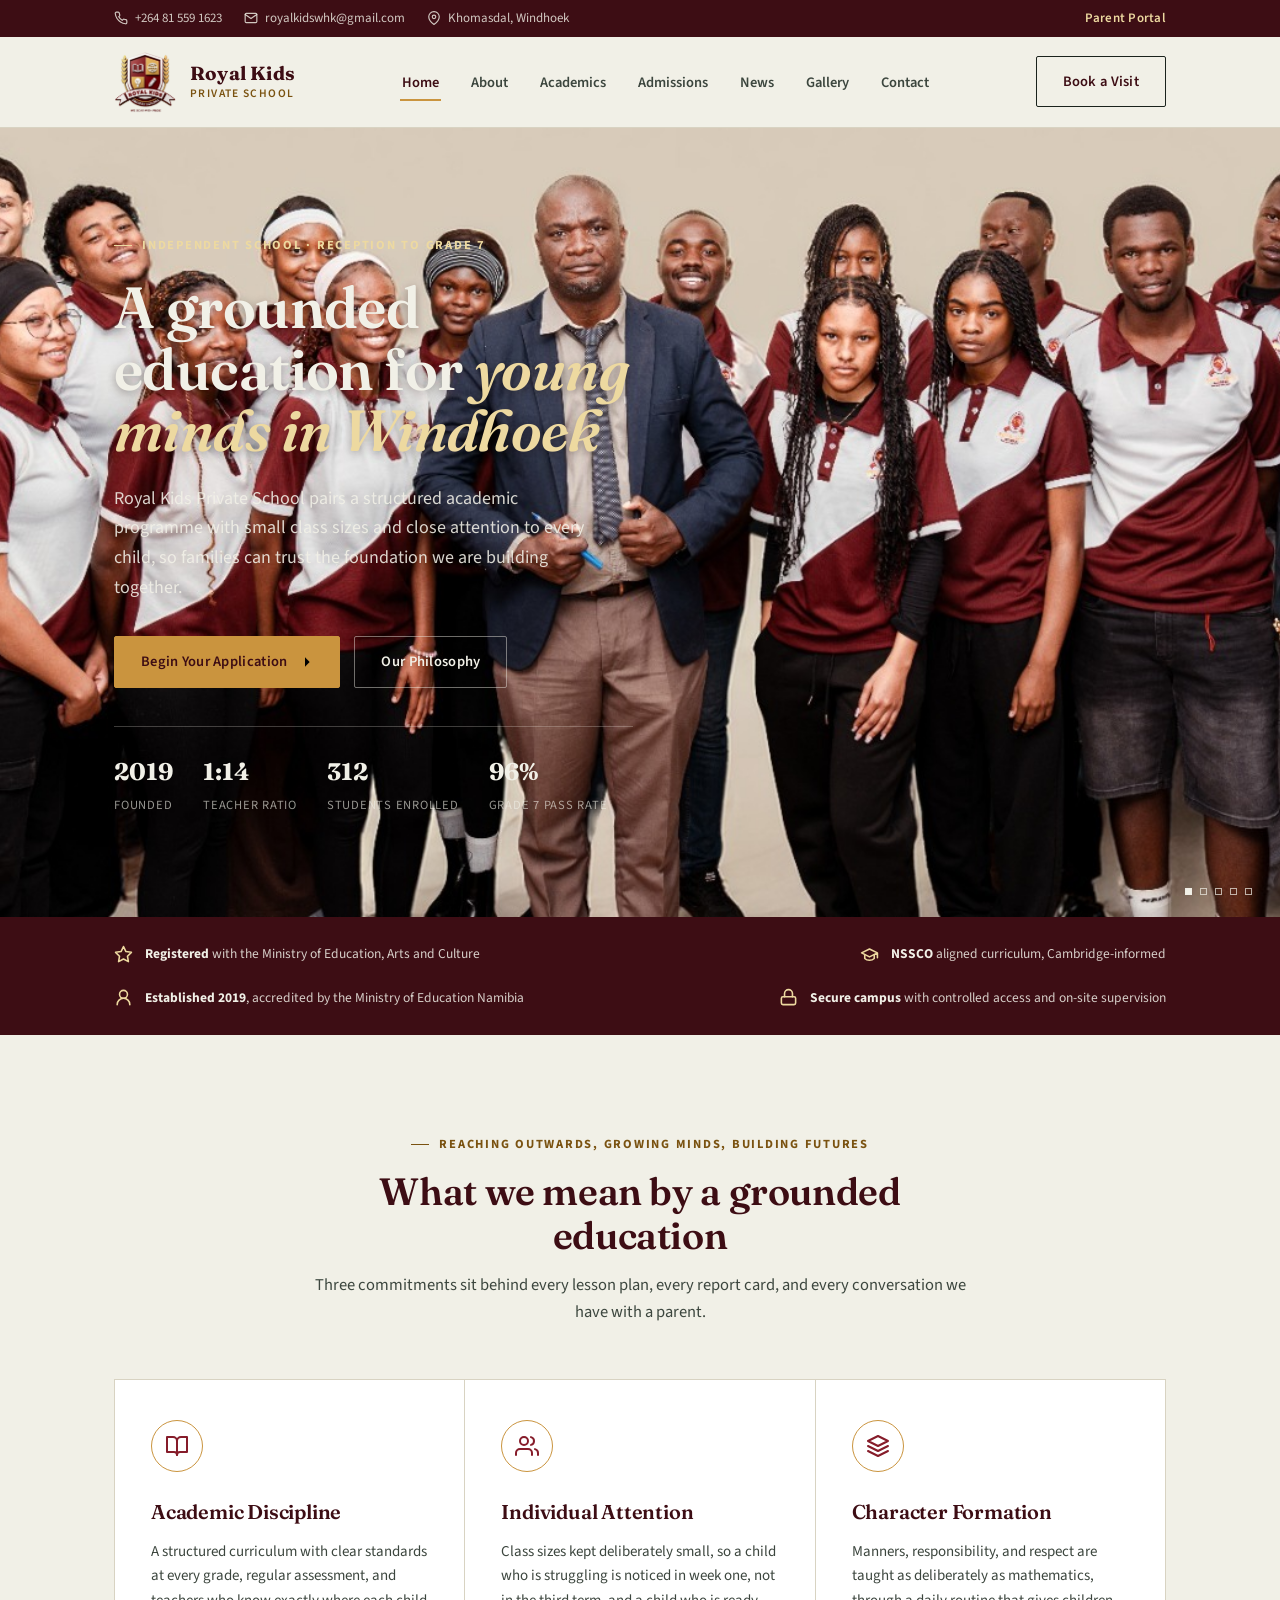
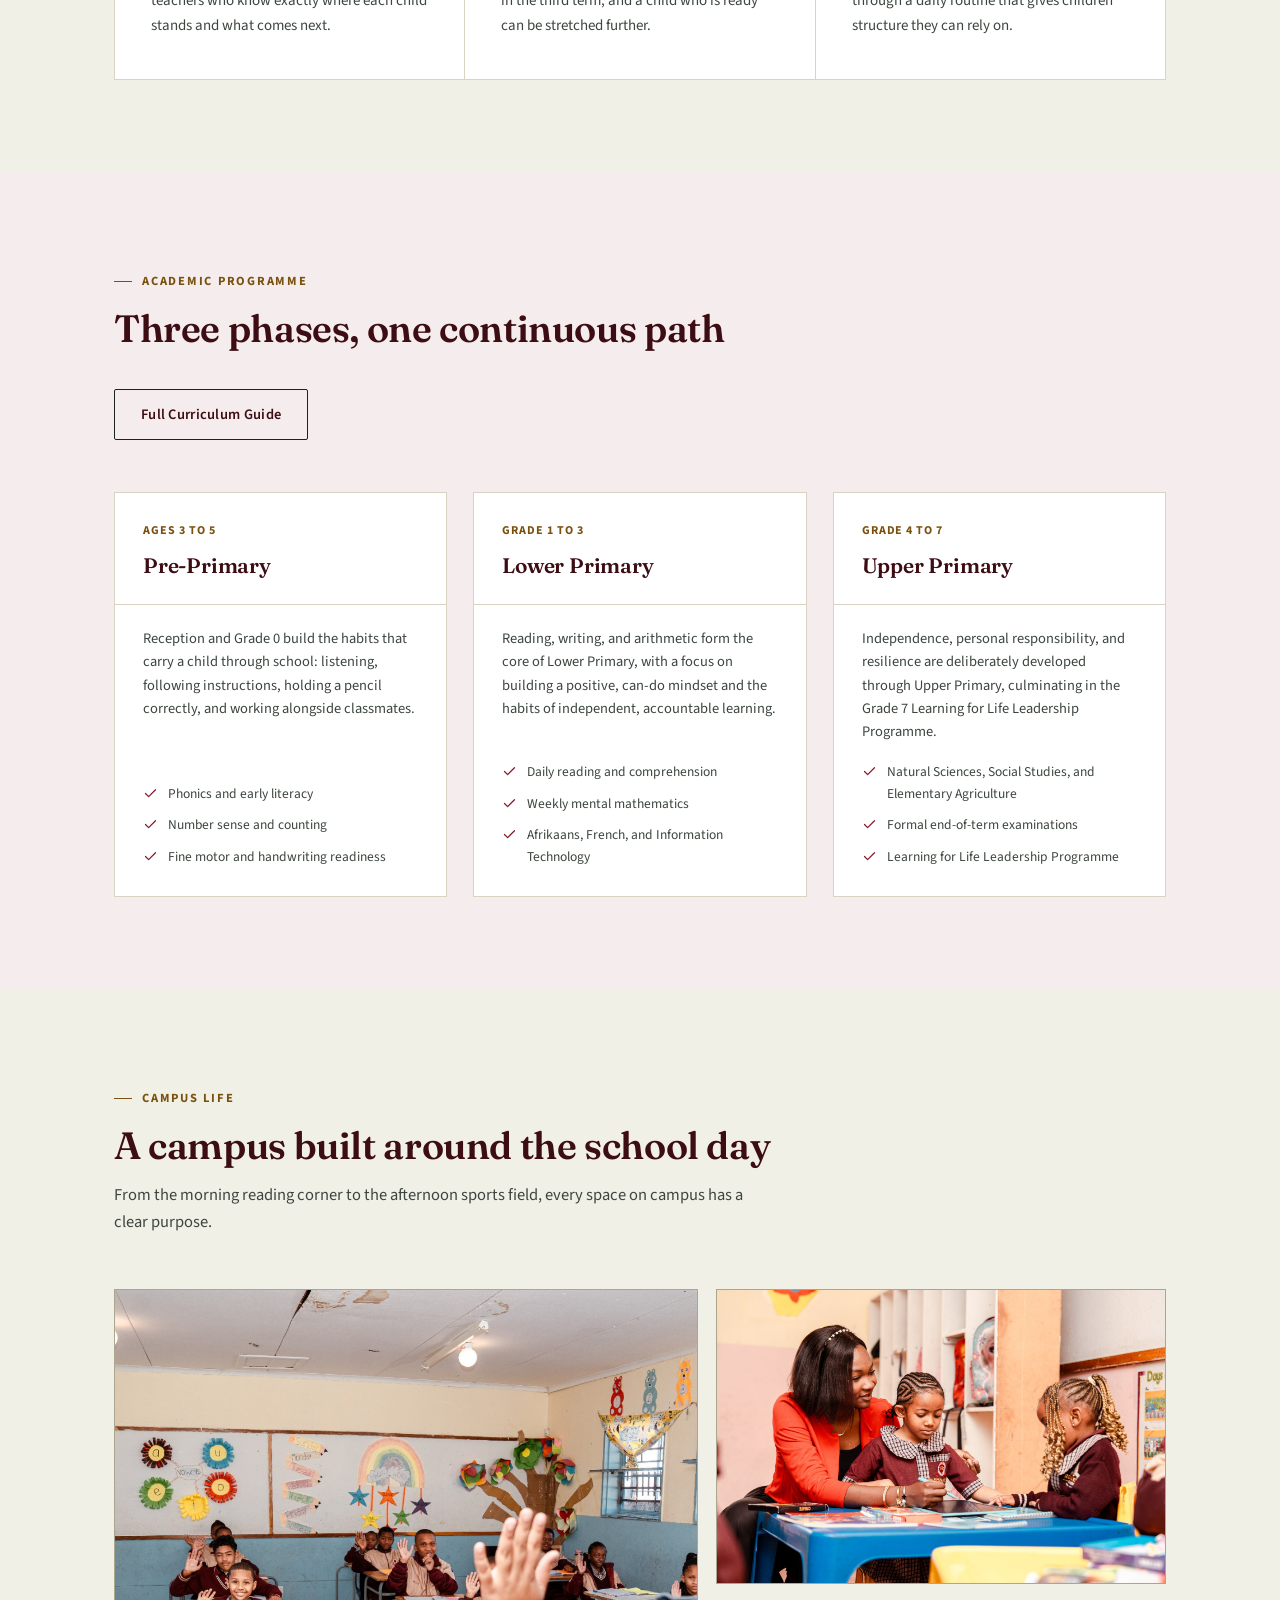
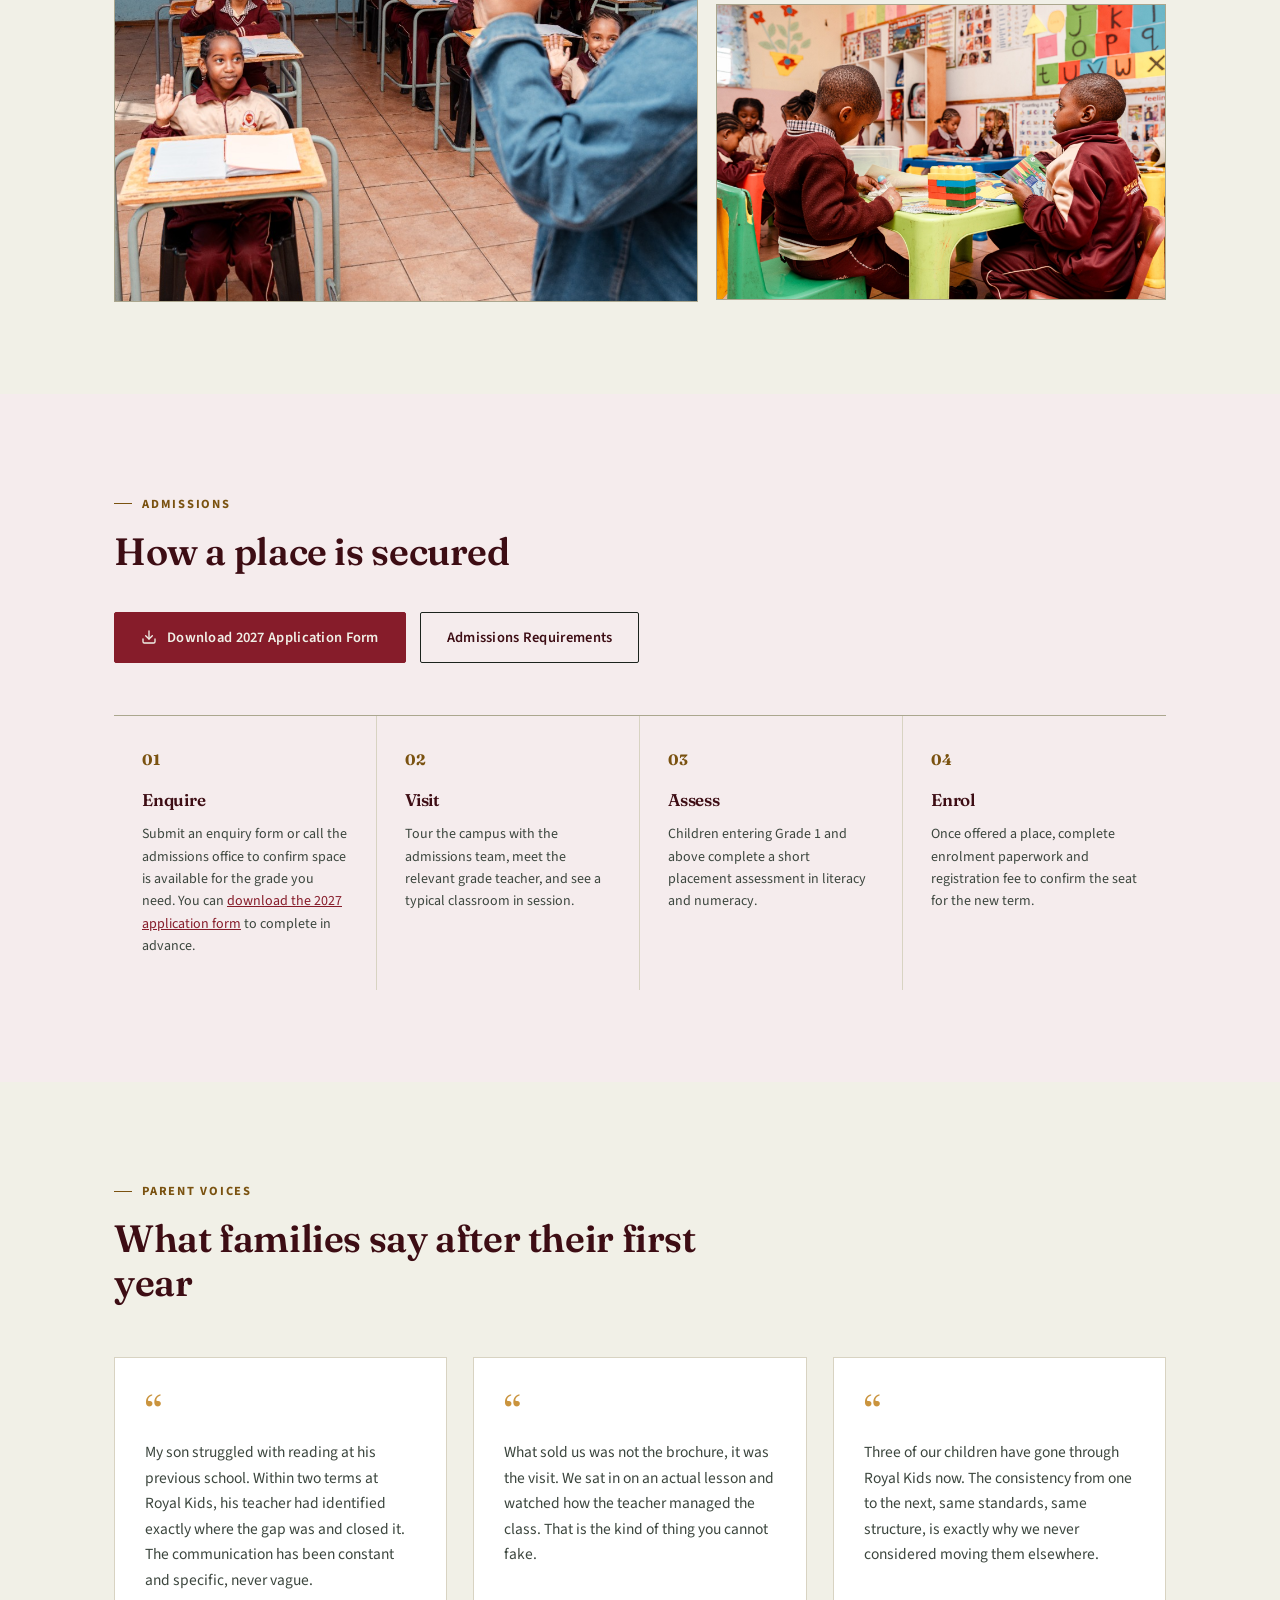
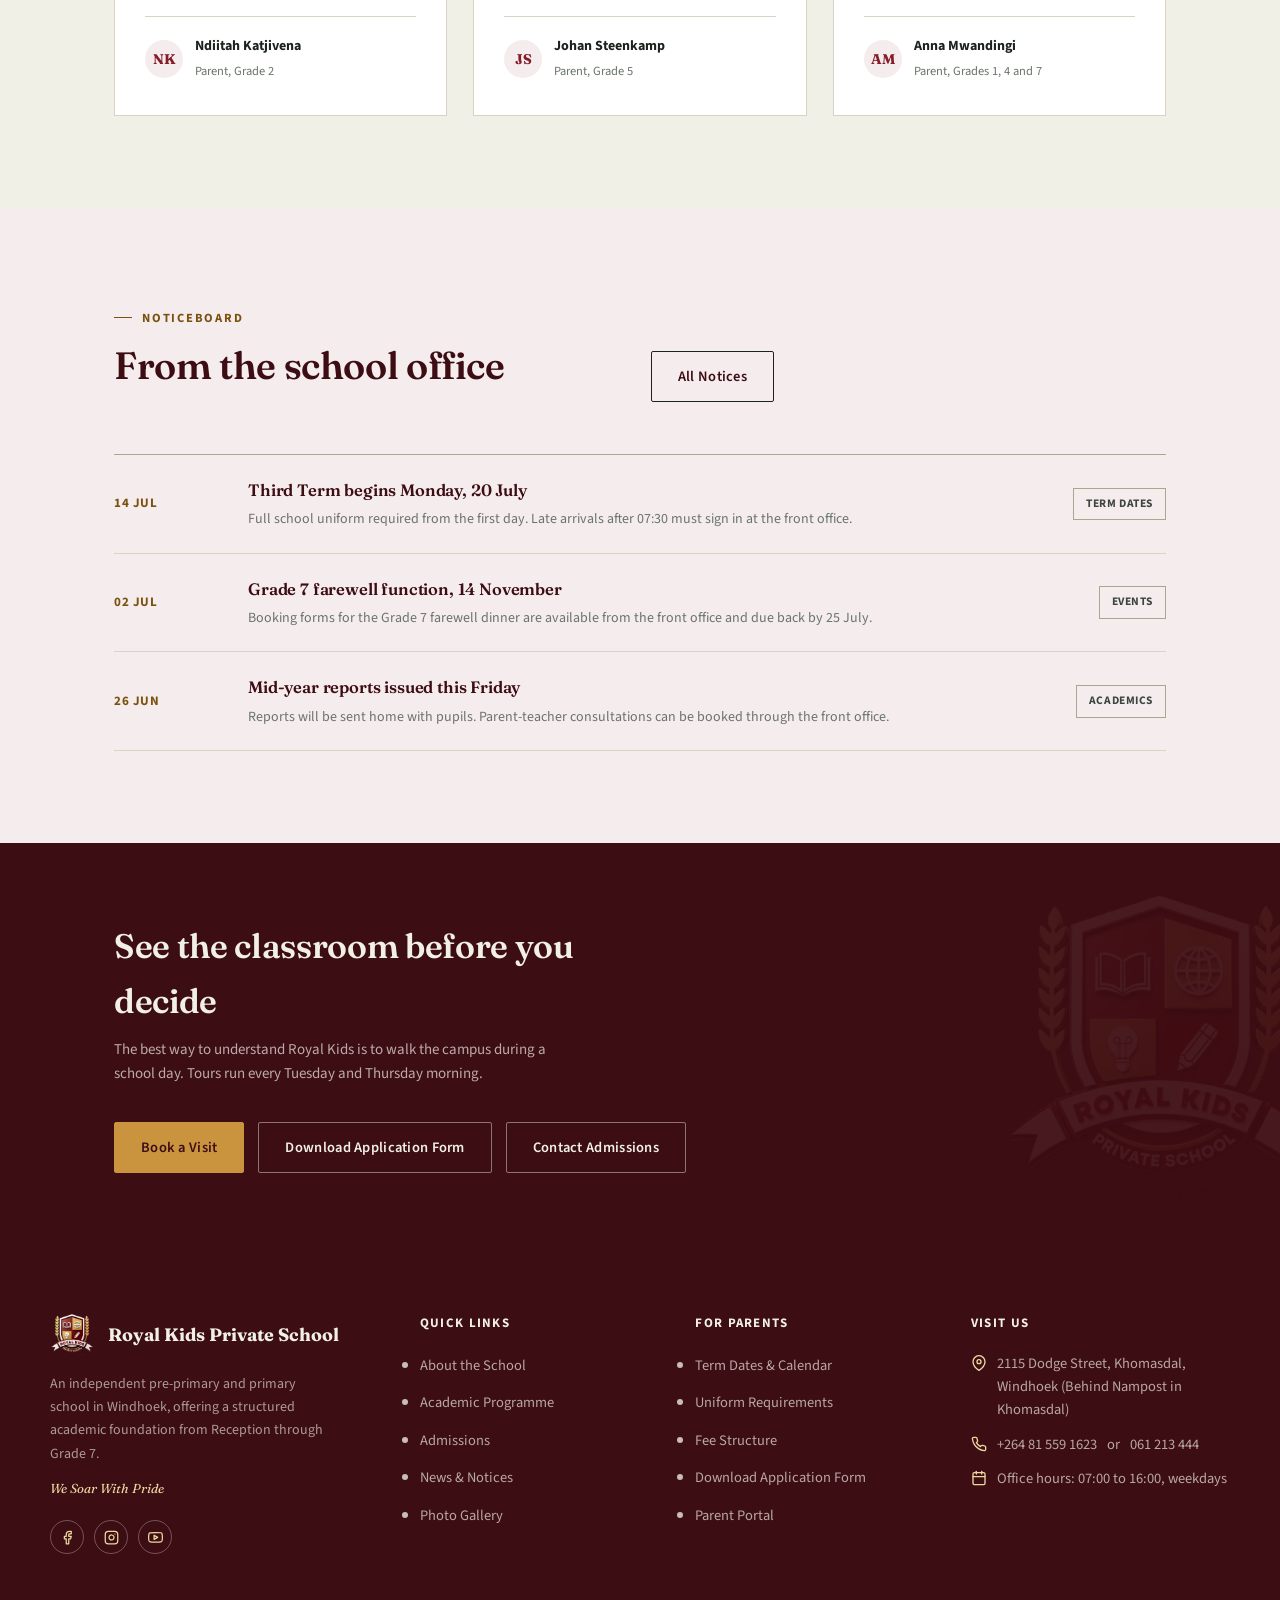
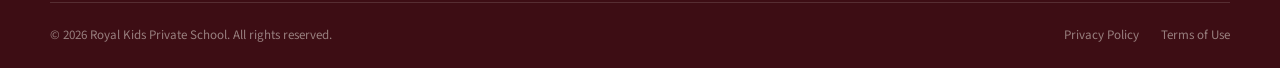
<file: index.html>
<!DOCTYPE html>
<html lang="en">
<head>
<meta charset="UTF-8">
<meta name="viewport" content="width=device-width, initial-scale=1.0">
<title>Royal Kids Private School | Windhoek, Namibia</title>
<meta name="description" content="Royal Kids Private School is an independent pre-primary and primary school in Windhoek, Namibia, offering a structured academic programme from Reception through Grade 7.">
<link rel="preconnect" href="https://fonts.googleapis.com">
<link rel="preconnect" href="https://fonts.gstatic.com" crossorigin>
<link href="https://fonts.googleapis.com/css2?family=Fraunces:ital,opsz,wght@0,9..144,400;0,9..144,500;0,9..144,600;0,9..144,700;1,9..144,500&family=Source+Sans+3:wght@400;500;600;700&display=swap" rel="stylesheet">
<link rel="icon" type="image/png" href="images/royal-logo.png">
<link rel="stylesheet" href="css/tokens.css">
<link rel="stylesheet" href="css/layout.css">
<link rel="stylesheet" href="css/home.css">
</head>
<body>

<div class="topbar">
  <div class="container">
    <div class="topbar-contact">
      <a href="tel:+264815591623">
        <svg class="icon" viewBox="0 0 24 24" stroke-width="2" stroke-linecap="round" stroke-linejoin="round"><path d="M22 16.92v3a2 2 0 0 1-2.18 2 19.79 19.79 0 0 1-8.63-3.07 19.5 19.5 0 0 1-6-6 19.79 19.79 0 0 1-3.07-8.67A2 2 0 0 1 4.11 2h3a2 2 0 0 1 2 1.72c.127.96.361 1.903.7 2.81a2 2 0 0 1-.45 2.11L8.09 9.91a16 16 0 0 0 6 6l1.27-1.27a2 2 0 0 1 2.11-.45c.907.339 1.85.573 2.81.7A2 2 0 0 1 22 16.92z"/></svg>
        +264 81 559 1623
      </a>
      <a href="mailto:royalkidswhk@gmail.com">
        <svg class="icon" viewBox="0 0 24 24" stroke-width="2" stroke-linecap="round" stroke-linejoin="round"><path d="M4 4h16c1.1 0 2 .9 2 2v12c0 1.1-.9 2-2 2H4c-1.1 0-2-.9-2-2V6c0-1.1.9-2 2-2z"/><polyline points="22,6 12,13 2,6"/></svg>
        royalkidswhk@gmail.com
      </a>
      <span>
        <svg class="icon" viewBox="0 0 24 24" stroke-width="2" stroke-linecap="round" stroke-linejoin="round"><path d="M21 10c0 7-9 13-9 13s-9-6-9-13a9 9 0 1 1 18 0z"/><circle cx="12" cy="10" r="3"/></svg>
        Khomasdal, Windhoek
      </span>
    </div>
    <div class="topbar-portal">
      <a href="#">Parent Portal</a>
    </div>
  </div>
</div>

<header class="site-header">
  <div class="container">
    <a href="index.html" class="brand">
      <img src="images/royal-logo.png" alt="Royal Kids Private School crest" class="brand-mark">
      <span class="brand-name">
        <strong>Royal Kids</strong>
        <span>Private School</span>
      </span>
    </a>
    <nav class="main-nav" aria-label="Primary">
      <ul>
        <li><a href="index.html" aria-current="page">Home</a></li>
        <li><a href="pages/about.html">About</a></li>
        <li><a href="pages/academics.html">Academics</a></li>
        <li><a href="pages/admissions.html">Admissions</a></li>
        <li><a href="pages/news.html">News</a></li>
        <li><a href="pages/gallery.html">Gallery</a></li>
        <li><a href="pages/contact.html">Contact</a></li>
      </ul>
    </nav>
    <div class="nav-cta">
      <a href="pages/admissions.html" class="btn btn-outline">Book a Visit</a>
      <button class="nav-toggle" aria-label="Open menu" aria-expanded="false" id="navToggle">
        <svg class="icon" viewBox="0 0 24 24" stroke-width="2" stroke-linecap="round" stroke-linejoin="round"><line x1="3" y1="12" x2="21" y2="12"/><line x1="3" y1="6" x2="21" y2="6"/><line x1="3" y1="18" x2="21" y2="18"/></svg>
      </button>
    </div>
  </div>
  <nav class="mobile-nav" id="mobileNav" aria-label="Mobile">
    <ul>
      <li><a href="index.html">Home</a></li>
      <li><a href="pages/about.html">About</a></li>
      <li><a href="pages/academics.html">Academics</a></li>
      <li><a href="pages/admissions.html">Admissions</a></li>
      <li><a href="pages/news.html">News</a></li>
      <li><a href="pages/gallery.html">Gallery</a></li>
      <li><a href="pages/contact.html">Contact</a></li>
    </ul>
    <div class="mobile-cta">
      <a href="pages/admissions.html" class="btn btn-primary" style="width:100%; justify-content:center;">Book a Visit</a>
    </div>
  </nav>
</header>

<main>

  <!-- HERO -->
  <section class="hero">
    <div class="hero-slideshow" aria-hidden="true">
      <div class="hero-slide is-active">
        <img src="images/staff1.jpeg" alt="">
      </div>
      <div class="hero-slide">
        <img src="images/staff2.jpeg" alt="">
      </div>
      <div class="hero-slide">
        <img src="images/photos/photo-hero-school-grounds.jpg" alt="">
      </div>
      <div class="hero-slide">
        <img src="images/photos/photo-hero-slide-2.jpg" alt="">
      </div>
      <div class="hero-slide">
        <img src="images/photos/photo-hero-slide-3.jpg" alt="">
      </div>
    </div>
    <div class="container">
      <div class="hero-copy">
        <span class="eyebrow">Independent School &middot; Reception to Grade 7</span>
        <h1>A grounded education for <em>young minds in Windhoek</em></h1>
        <p class="lede">Royal Kids Private School pairs a structured academic programme with small class sizes and close attention to every child, so families can trust the foundation we are building together.</p>
        <div class="hero-actions">
          <a href="pages/admissions.html" class="btn btn-on-dark">
            Begin Your Application
            <svg viewBox="0 0 24 24" stroke-width="2" stroke-linecap="round" stroke-linejoin="round"><line x1="5" y1="12" x2="19" y2="12"/><polyline points="12,5 19,12 12,19"/></svg>
          </a>
          <a href="pages/about.html" class="btn btn-ghost-on-dark">Our Philosophy</a>
        </div>
        <div class="hero-meta">
          <div class="hero-meta-item">
            <strong>2019</strong>
            <span>Founded</span>
          </div>
          <div class="hero-meta-item">
            <strong>1:14</strong>
            <span>Teacher Ratio</span>
          </div>
          <div class="hero-meta-item">
            <strong>312</strong>
            <span>Students Enrolled</span>
          </div>
          <div class="hero-meta-item">
            <strong>96%</strong>
            <span>Grade 7 Pass Rate</span>
          </div>
        </div>
      </div>
    </div>
    <div class="hero-indicators" aria-hidden="true">
      <button class="hero-indicator is-active"></button>
      <button class="hero-indicator"></button>
      <button class="hero-indicator"></button>
      <button class="hero-indicator"></button>
      <button class="hero-indicator"></button>
    </div>
  </section>

  <!-- CREDENTIALS STRIP -->
  <section class="credentials">
    <div class="container">
      <div class="credential-item">
        <svg class="icon" viewBox="0 0 24 24" stroke-width="2" stroke-linecap="round" stroke-linejoin="round"><path d="M12 2l3.09 6.26L22 9.27l-5 4.87 1.18 6.88L12 17.77l-6.18 3.25L7 14.14 2 9.27l6.91-1.01z"/></svg>
        <span><strong>Registered</strong> with the Ministry of Education, Arts and Culture</span>
      </div>
      <div class="credential-item">
        <svg class="icon" viewBox="0 0 24 24" stroke-width="2" stroke-linecap="round" stroke-linejoin="round"><path d="M22 10v6M2 10l10-5 10 5-10 5z"/><path d="M6 12v5c3 3 9 3 12 0v-5"/></svg>
        <span><strong>NSSCO</strong> aligned curriculum, Cambridge-informed</span>
      </div>
      <div class="credential-item">
        <svg class="icon" viewBox="0 0 24 24" stroke-width="2" stroke-linecap="round" stroke-linejoin="round"><circle cx="12" cy="8" r="5"/><path d="M20 21a8 8 0 1 0-16 0"/></svg>
        <span><strong>Established 2019</strong>, accredited by the Ministry of Education Namibia</span>
      </div>
      <div class="credential-item">
        <svg class="icon" viewBox="0 0 24 24" stroke-width="2" stroke-linecap="round" stroke-linejoin="round"><rect x="3" y="11" width="18" height="10" rx="2"/><path d="M7 11V7a5 5 0 0110 0v4"/></svg>
        <span><strong>Secure campus</strong> with controlled access and on-site supervision</span>
      </div>
    </div>
  </section>

  <!-- PHILOSOPHY PILLARS -->
  <section class="section">
    <div class="container">
      <div class="section-head section-head--center">
        <span class="eyebrow" style="justify-content:center;">Reaching Outwards, Growing Minds, Building Futures</span>
        <h2>What we mean by a grounded education</h2>
        <p>Three commitments sit behind every lesson plan, every report card, and every conversation we have with a parent.</p>
      </div>
      <div class="pillars">
        <div class="pillar">
          <div class="pillar-icon">
            <svg class="icon" viewBox="0 0 24 24" stroke-width="2" stroke-linecap="round" stroke-linejoin="round"><path d="M2 3h6a4 4 0 014 4v14a3 3 0 00-3-3H2z"/><path d="M22 3h-6a4 4 0 00-4 4v14a3 3 0 013-3h7z"/></svg>
          </div>
          <h3>Academic Discipline</h3>
          <p>A structured curriculum with clear standards at every grade, regular assessment, and teachers who know exactly where each child stands and what comes next.</p>
        </div>
        <div class="pillar">
          <div class="pillar-icon">
            <svg class="icon" viewBox="0 0 24 24" stroke-width="2" stroke-linecap="round" stroke-linejoin="round"><path d="M17 21v-2a4 4 0 00-4-4H5a4 4 0 00-4 4v2"/><circle cx="9" cy="7" r="4"/><path d="M23 21v-2a4 4 0 00-3-3.87"/><path d="M16 3.13a4 4 0 010 7.75"/></svg>
          </div>
          <h3>Individual Attention</h3>
          <p>Class sizes kept deliberately small, so a child who is struggling is noticed in week one, not in the third term, and a child who is ready can be stretched further.</p>
        </div>
        <div class="pillar">
          <div class="pillar-icon">
            <svg class="icon" viewBox="0 0 24 24" stroke-width="2" stroke-linecap="round" stroke-linejoin="round"><path d="M12 2L2 7l10 5 10-5-10-5z"/><path d="M2 17l10 5 10-5"/><path d="M2 12l10 5 10-5"/></svg>
          </div>
          <h3>Character Formation</h3>
          <p>Manners, responsibility, and respect are taught as deliberately as mathematics, through a daily routine that gives children structure they can rely on.</p>
        </div>
      </div>
    </div>
  </section>

  <!-- PROGRAMME PHASES -->
  <section class="section section--alt">
    <div class="container">
      <div class="section-head section-head--row">
        <div>
          <span class="eyebrow">Academic Programme</span>
          <h2>Three phases, one continuous path</h2>
        </div>
        <a href="pages/academics.html" class="btn btn-outline">Full Curriculum Guide</a>
      </div>
      <div class="phases">
        <div class="phase-card">
          <div class="phase-card-head">
            <span class="phase-age">Ages 3 to 5</span>
            <h3>Pre-Primary</h3>
          </div>
          <div class="phase-card-body">
            <p>Reception and Grade 0 build the habits that carry a child through school: listening, following instructions, holding a pencil correctly, and working alongside classmates.</p>
            <ul class="phase-list">
              <li><svg class="icon" viewBox="0 0 24 24" stroke-width="2" stroke-linecap="round" stroke-linejoin="round"><polyline points="20,6 9,17 4,12"/></svg> Phonics and early literacy</li>
              <li><svg class="icon" viewBox="0 0 24 24" stroke-width="2" stroke-linecap="round" stroke-linejoin="round"><polyline points="20,6 9,17 4,12"/></svg> Number sense and counting</li>
              <li><svg class="icon" viewBox="0 0 24 24" stroke-width="2" stroke-linecap="round" stroke-linejoin="round"><polyline points="20,6 9,17 4,12"/></svg> Fine motor and handwriting readiness</li>
            </ul>
          </div>
        </div>
        <div class="phase-card">
          <div class="phase-card-head">
            <span class="phase-age">Grade 1 to 3</span>
            <h3>Lower Primary</h3>
          </div>
          <div class="phase-card-body">
            <p>Reading, writing, and arithmetic form the core of Lower Primary, with a focus on building a positive, can-do mindset and the habits of independent, accountable learning.</p>
            <ul class="phase-list">
              <li><svg class="icon" viewBox="0 0 24 24" stroke-width="2" stroke-linecap="round" stroke-linejoin="round"><polyline points="20,6 9,17 4,12"/></svg> Daily reading and comprehension</li>
              <li><svg class="icon" viewBox="0 0 24 24" stroke-width="2" stroke-linecap="round" stroke-linejoin="round"><polyline points="20,6 9,17 4,12"/></svg> Weekly mental mathematics</li>
              <li><svg class="icon" viewBox="0 0 24 24" stroke-width="2" stroke-linecap="round" stroke-linejoin="round"><polyline points="20,6 9,17 4,12"/></svg> Afrikaans, French, and Information Technology</li>
            </ul>
          </div>
        </div>
        <div class="phase-card">
          <div class="phase-card-head">
            <span class="phase-age">Grade 4 to 7</span>
            <h3>Upper Primary</h3>
          </div>
          <div class="phase-card-body">
            <p>Independence, personal responsibility, and resilience are deliberately developed through Upper Primary, culminating in the Grade 7 Learning for Life Leadership Programme.</p>
            <ul class="phase-list">
              <li><svg class="icon" viewBox="0 0 24 24" stroke-width="2" stroke-linecap="round" stroke-linejoin="round"><polyline points="20,6 9,17 4,12"/></svg> Natural Sciences, Social Studies, and Elementary Agriculture</li>
              <li><svg class="icon" viewBox="0 0 24 24" stroke-width="2" stroke-linecap="round" stroke-linejoin="round"><polyline points="20,6 9,17 4,12"/></svg> Formal end-of-term examinations</li>
              <li><svg class="icon" viewBox="0 0 24 24" stroke-width="2" stroke-linecap="round" stroke-linejoin="round"><polyline points="20,6 9,17 4,12"/></svg> Learning for Life Leadership Programme</li>
            </ul>
          </div>
        </div>
      </div>
    </div>
  </section>

  <!-- CAMPUS LIFE -->
  <section class="section">
    <div class="container">
      <div class="section-head">
        <span class="eyebrow">Campus Life</span>
        <h2>A campus built around the school day</h2>
        <p>From the morning reading corner to the afternoon sports field, every space on campus has a clear purpose.</p>
      </div>
      <div class="campus-grid">
        <div class="campus-feature">
          <img src="images/photos/photo-campus-classroom.jpg" alt="Royal Kids pupils at their desks in a primary school classroom in Windhoek">
        </div>
        <div class="campus-side">
          <div class="campus-tile">
            <img src="images/photos/photo-campus-library.jpg" alt="A Royal Kids teacher reading together with two pupils at their classroom table">
          </div>
          <div class="campus-tile">
            <img src="images/photos/photo-campus-playground.jpg" alt="Royal Kids pupils playing with building blocks and puzzles in the classroom">
          </div>
        </div>
      </div>
    </div>
  </section>

  <!-- ADMISSIONS PROCESS -->
  <section class="section section--alt">
    <div class="container">
      <div class="section-head section-head--row">
        <div>
          <span class="eyebrow">Admissions</span>
          <h2>How a place is secured</h2>
        </div>
        <div class="cta-band-actions">
          <a href="documents/royal-kids-2027-application-form.pdf" download class="btn btn-primary">
            <svg class="icon" viewBox="0 0 24 24" stroke-width="2" stroke-linecap="round" stroke-linejoin="round"><path d="M21 15v4a2 2 0 01-2 2H5a2 2 0 01-2-2v-4"/><polyline points="7 10 12 15 17 10"/><line x1="12" y1="15" x2="12" y2="3"/></svg>
            Download 2027 Application Form
          </a>
          <a href="pages/admissions.html" class="btn btn-outline">Admissions Requirements</a>
        </div>
      </div>
    </div>
    <div class="container" style="padding-top: 0;">
      <div class="steps">
        <div class="step">
          <span class="step-number">01</span>
          <h3>Enquire</h3>
          <p>Submit an enquiry form or call the admissions office to confirm space is available for the grade you need. You can <a href="documents/royal-kids-2027-application-form.pdf" download style="color: var(--forest-700); text-decoration: underline;">download the 2027 application form</a> to complete in advance.</p>
        </div>
        <div class="step">
          <span class="step-number">02</span>
          <h3>Visit</h3>
          <p>Tour the campus with the admissions team, meet the relevant grade teacher, and see a typical classroom in session.</p>
        </div>
        <div class="step">
          <span class="step-number">03</span>
          <h3>Assess</h3>
          <p>Children entering Grade 1 and above complete a short placement assessment in literacy and numeracy.</p>
        </div>
        <div class="step">
          <span class="step-number">04</span>
          <h3>Enrol</h3>
          <p>Once offered a place, complete enrolment paperwork and registration fee to confirm the seat for the new term.</p>
        </div>
      </div>
    </div>
  </section>

  <!-- TESTIMONIALS -->
  <section class="section">
    <div class="container">
      <div class="section-head">
        <span class="eyebrow">Parent Voices</span>
        <h2>What families say after their first year</h2>
      </div>
      <div class="testimonials">
        <div class="testimonial">
          <span class="testimonial-quote-mark">&ldquo;</span>
          <p class="quote">My son struggled with reading at his previous school. Within two terms at Royal Kids, his teacher had identified exactly where the gap was and closed it. The communication has been constant and specific, never vague.</p>
          <div class="testimonial-byline">
            <div class="testimonial-avatar">NK</div>
            <div>
              <strong>Ndiitah Katjivena</strong>
              <span>Parent, Grade 2</span>
            </div>
          </div>
        </div>
        <div class="testimonial">
          <span class="testimonial-quote-mark">&ldquo;</span>
          <p class="quote">What sold us was not the brochure, it was the visit. We sat in on an actual lesson and watched how the teacher managed the class. That is the kind of thing you cannot fake.</p>
          <div class="testimonial-byline">
            <div class="testimonial-avatar">JS</div>
            <div>
              <strong>Johan Steenkamp</strong>
              <span>Parent, Grade 5</span>
            </div>
          </div>
        </div>
        <div class="testimonial">
          <span class="testimonial-quote-mark">&ldquo;</span>
          <p class="quote">Three of our children have gone through Royal Kids now. The consistency from one to the next, same standards, same structure, is exactly why we never considered moving them elsewhere.</p>
          <div class="testimonial-byline">
            <div class="testimonial-avatar">AM</div>
            <div>
              <strong>Anna Mwandingi</strong>
              <span>Parent, Grades 1, 4 and 7</span>
            </div>
          </div>
        </div>
      </div>
    </div>
  </section>

  <!-- NEWS / NOTICEBOARD -->
  <section class="section section--alt">
    <div class="container">
      <div class="section-head section-head--row">
        <div>
          <span class="eyebrow">Noticeboard</span>
          <h2>From the school office</h2>
        </div>
        <a href="pages/news.html" class="btn btn-outline">All Notices</a>
      </div>
      <div class="notice-list">
        <div class="notice-row">
          <span class="notice-date">14 Jul</span>
          <div class="notice-body">
            <h4>Third Term begins Monday, 20 July</h4>
            <p>Full school uniform required from the first day. Late arrivals after 07:30 must sign in at the front office.</p>
          </div>
          <span class="notice-tag">Term Dates</span>
        </div>
        <div class="notice-row">
          <span class="notice-date">02 Jul</span>
          <div class="notice-body">
            <h4>Grade 7 farewell function, 14 November</h4>
            <p>Booking forms for the Grade 7 farewell dinner are available from the front office and due back by 25 July.</p>
          </div>
          <span class="notice-tag">Events</span>
        </div>
        <div class="notice-row">
          <span class="notice-date">26 Jun</span>
          <div class="notice-body">
            <h4>Mid-year reports issued this Friday</h4>
            <p>Reports will be sent home with pupils. Parent-teacher consultations can be booked through the front office.</p>
          </div>
          <span class="notice-tag">Academics</span>
        </div>
      </div>
    </div>
  </section>

  <!-- CTA BAND -->
  <section class="cta-band">
    <img src="images/royal-logo.png" alt="" class="cta-band-watermark">
    <div class="container">
      <div>
        <h2>See the classroom before you decide</h2>
        <p>The best way to understand Royal Kids is to walk the campus during a school day. Tours run every Tuesday and Thursday morning.</p>
      </div>
      <div class="cta-band-actions">
        <a href="pages/admissions.html" class="btn btn-on-dark">Book a Visit</a>
        <a href="documents/royal-kids-2027-application-form.pdf" download class="btn btn-ghost-on-dark">Download Application Form</a>
        <a href="pages/contact.html" class="btn btn-ghost-on-dark">Contact Admissions</a>
      </div>
    </div>
  </section>

</main>

<footer class="site-footer">
  <div class="container footer-top">
    <div class="footer-brand">
      <div class="footer-brand-row">
        <img src="images/royal-logo.png" alt="Royal Kids Private School crest" class="brand-mark">
        <strong>Royal Kids Private School</strong>
      </div>
      <p class="footer-tagline">An independent pre-primary and primary school in Windhoek, offering a structured academic foundation from Reception through Grade 7.</p>
      <p class="footer-soar">We Soar With Pride</p>
      <div class="footer-social">
        <a href="#" aria-label="Facebook"><svg class="icon" viewBox="0 0 24 24" stroke-width="2" stroke-linecap="round" stroke-linejoin="round"><path d="M18 2h-3a5 5 0 00-5 5v3H7v4h3v8h4v-8h3l1-4h-4V7a1 1 0 011-1h3z"/></svg></a>
        <a href="#" aria-label="Instagram"><svg class="icon" viewBox="0 0 24 24" stroke-width="2" stroke-linecap="round" stroke-linejoin="round"><rect x="2" y="2" width="20" height="20" rx="5"/><path d="M16 11.37A4 4 0 1112.63 8 4 4 0 0116 11.37z"/><line x1="17.5" y1="6.5" x2="17.51" y2="6.5"/></svg></a>
        <a href="#" aria-label="YouTube"><svg class="icon" viewBox="0 0 24 24" stroke-width="2" stroke-linecap="round" stroke-linejoin="round"><path d="M22.54 6.42a2.78 2.78 0 00-1.94-2C18.88 4 12 4 12 4s-6.88 0-8.6.46a2.78 2.78 0 00-1.94 2A29 29 0 001 11.75a29 29 0 00.46 5.33A2.78 2.78 0 003.4 19c1.72.46 8.6.46 8.6.46s6.88 0 8.6-.46a2.78 2.78 0 001.94-2 29 29 0 00.46-5.25 29 29 0 00-.46-5.33z"/><polygon points="9.75,15.02 15.5,11.75 9.75,8.48"/></svg></a>
      </div>
    </div>
    <div class="footer-col">
      <h4>Quick Links</h4>
      <ul>
        <li><a href="pages/about.html">About the School</a></li>
        <li><a href="pages/academics.html">Academic Programme</a></li>
        <li><a href="pages/admissions.html">Admissions</a></li>
        <li><a href="pages/news.html">News &amp; Notices</a></li>
        <li><a href="pages/gallery.html">Photo Gallery</a></li>
      </ul>
    </div>
    <div class="footer-col">
      <h4>For Parents</h4>
      <ul>
        <li><a href="#">Term Dates &amp; Calendar</a></li>
        <li><a href="#">Uniform Requirements</a></li>
        <li><a href="#">Fee Structure</a></li>
        <li><a href="documents/royal-kids-2027-application-form.pdf" download>Download Application Form</a></li>
        <li><a href="#">Parent Portal</a></li>
      </ul>
    </div>
    <div class="footer-col">
      <h4>Visit Us</h4>
      <ul class="footer-contact">
        <li>
          <svg class="icon" viewBox="0 0 24 24" stroke-width="2" stroke-linecap="round" stroke-linejoin="round"><path d="M21 10c0 7-9 13-9 13s-9-6-9-13a9 9 0 1118 0z"/><circle cx="12" cy="10" r="3"/></svg>
          2115 Dodge Street, Khomasdal, Windhoek (Behind Nampost in Khomasdal)
        </li>
        <li>
          <svg class="icon" viewBox="0 0 24 24" stroke-width="2" stroke-linecap="round" stroke-linejoin="round"><path d="M22 16.92v3a2 2 0 01-2.18 2 19.79 19.79 0 01-8.63-3.07 19.5 19.5 0 01-6-6 19.79 19.79 0 01-3.07-8.67A2 2 0 014.11 2h3a2 2 0 012 1.72c.127.96.361 1.903.7 2.81a2 2 0 01-.45 2.11L8.09 9.91a16 16 0 006 6l1.27-1.27a2 2 0 012.11-.45c.907.339 1.85.573 2.81.7A2 2 0 0122 16.92z"/></svg>
          <a href="tel:+264815591623">+264 81 559 1623</a> or <a href="tel:+264612134444">061 213 444</a>
        </li>
        <li>
          <svg class="icon" viewBox="0 0 24 24" stroke-width="2" stroke-linecap="round" stroke-linejoin="round"><rect x="3" y="4" width="18" height="18" rx="2"/><line x1="16" y1="2" x2="16" y2="6"/><line x1="8" y1="2" x2="8" y2="6"/><line x1="3" y1="10" x2="21" y2="10"/></svg>
          Office hours: 07:00 to 16:00, weekdays
        </li>
      </ul>
    </div>
  </div>
  <div class="container footer-bottom">
    <span>&copy; 2026 Royal Kids Private School. All rights reserved.</span>
    <div class="footer-bottom-links">
      <a href="#">Privacy Policy</a>
      <a href="#">Terms of Use</a>
    </div>
  </div>
</footer>

<script src="js/main.js"></script>
</body>
</html>
</file>
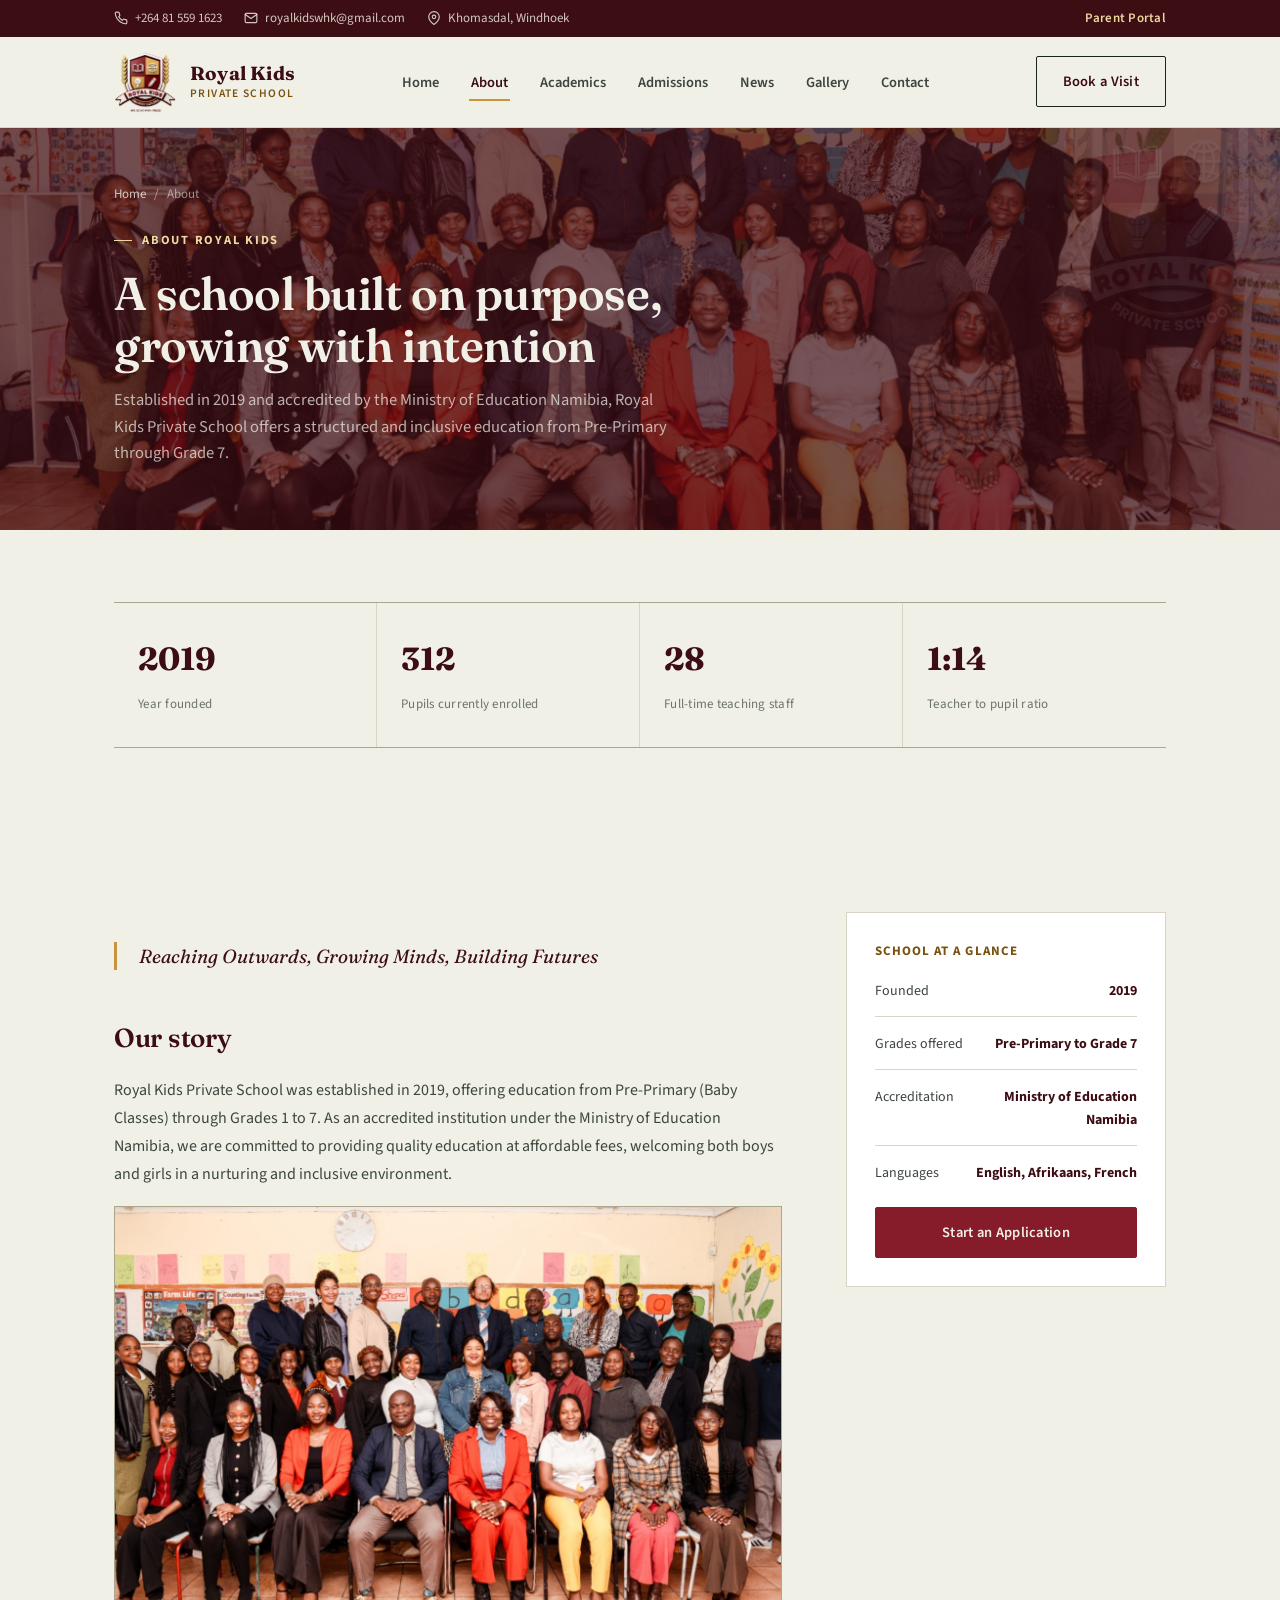
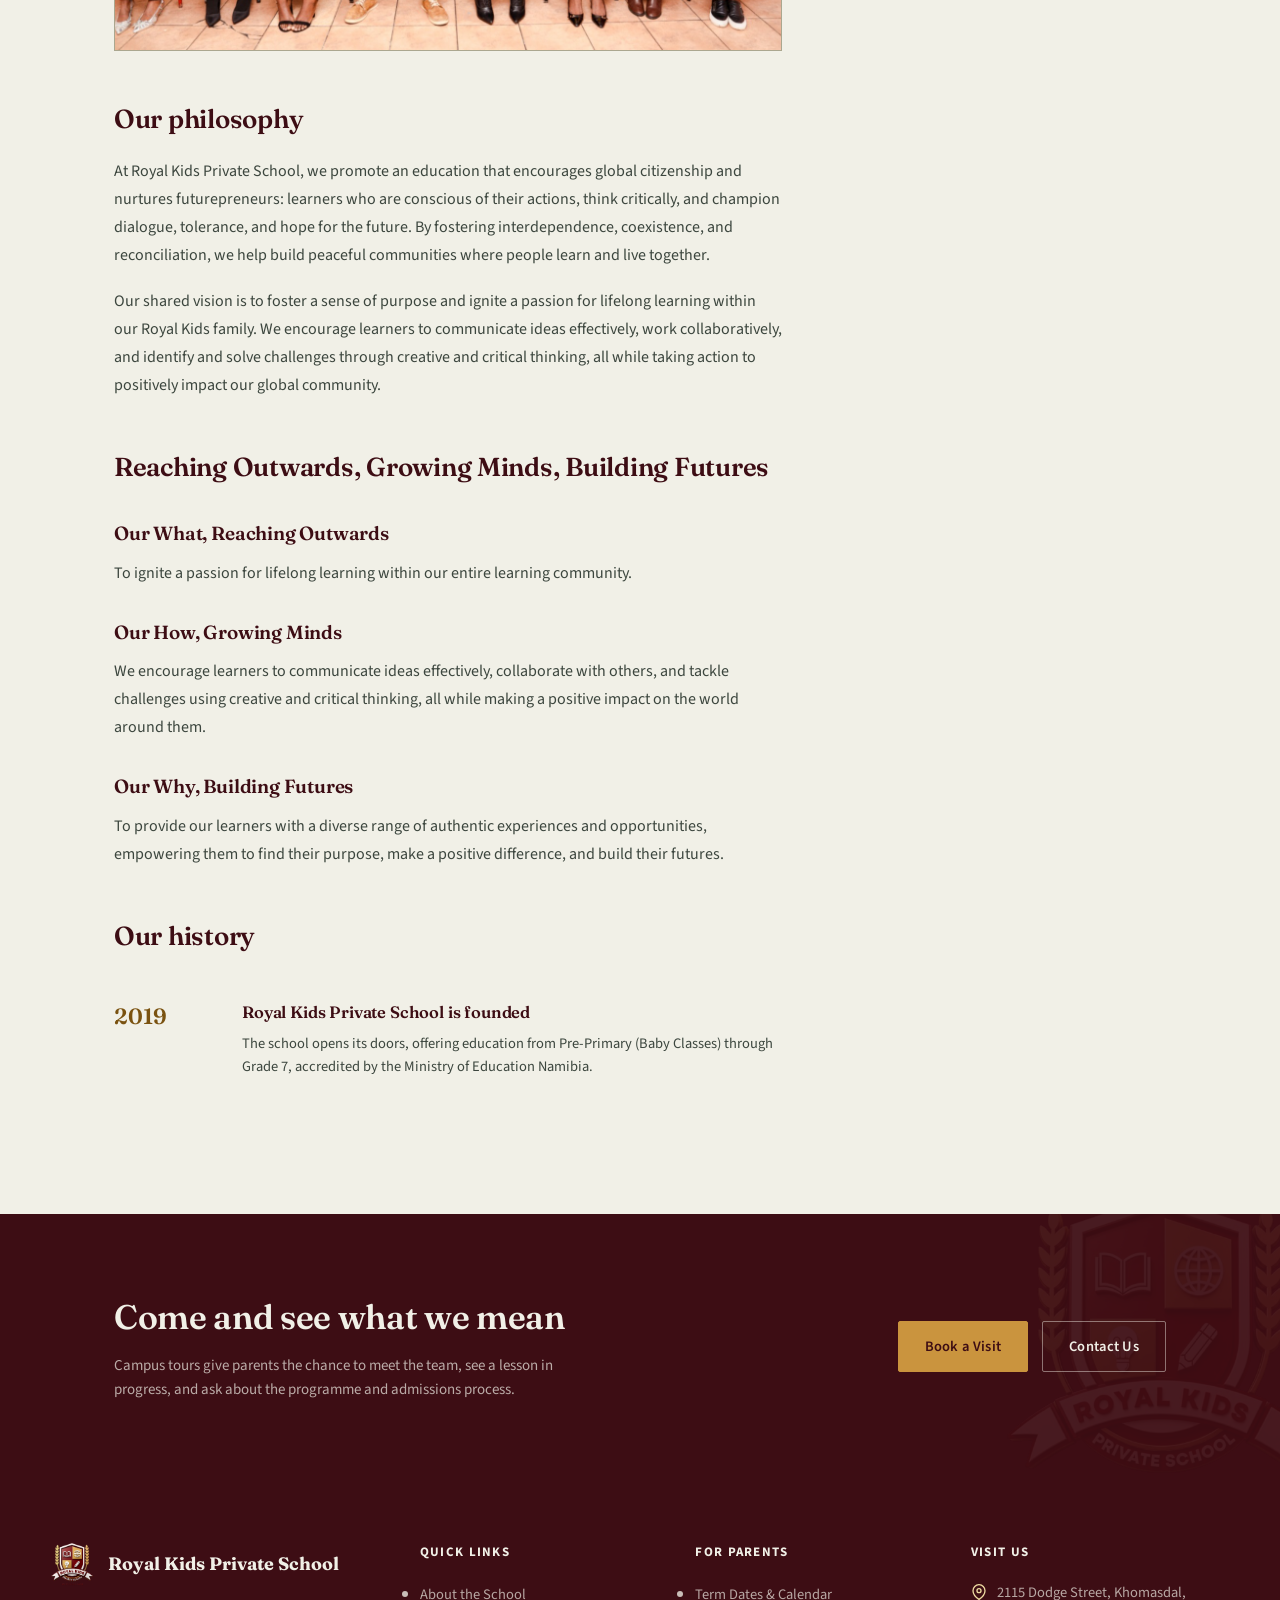
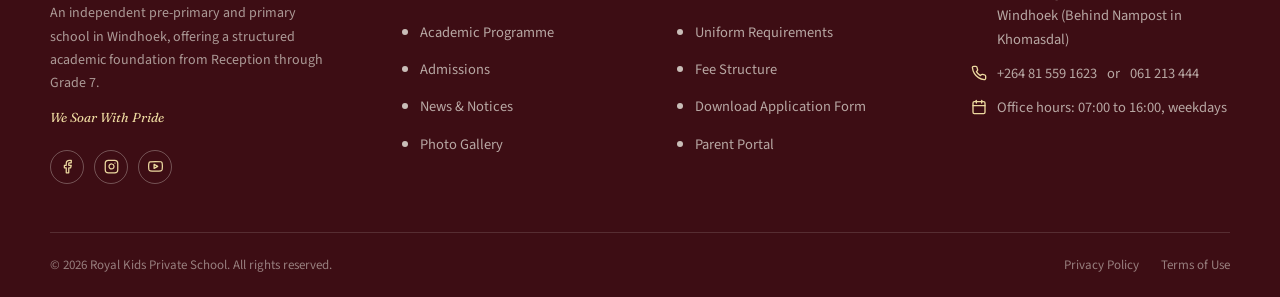
<file: pages/about.html>
<!DOCTYPE html>
<html lang="en">
<head>
<meta charset="UTF-8">
<meta name="viewport" content="width=device-width, initial-scale=1.0">
<title>About Us | Royal Kids Private School</title>
<meta name="description" content="Learn about Royal Kids Private School's history, leadership, and educational philosophy in Windhoek, Namibia.">
<link rel="preconnect" href="https://fonts.googleapis.com">
<link rel="preconnect" href="https://fonts.gstatic.com" crossorigin>
<link href="https://fonts.googleapis.com/css2?family=Fraunces:ital,opsz,wght@0,9..144,400;0,9..144,500;0,9..144,600;0,9..144,700;1,9..144,500&family=Source+Sans+3:wght@400;500;600;700&display=swap" rel="stylesheet">
<link rel="icon" type="image/png" href="../images/royal-logo.png">
<link rel="stylesheet" href="../css/tokens.css">
<link rel="stylesheet" href="../css/layout.css">
<link rel="stylesheet" href="../css/page.css">
</head>
<body>

<div class="topbar">
  <div class="container">
    <div class="topbar-contact">
      <a href="tel:+264815591623">
        <svg class="icon" viewBox="0 0 24 24" stroke-width="2" stroke-linecap="round" stroke-linejoin="round"><path d="M22 16.92v3a2 2 0 0 1-2.18 2 19.79 19.79 0 0 1-8.63-3.07 19.5 19.5 0 0 1-6-6 19.79 19.79 0 0 1-3.07-8.67A2 2 0 0 1 4.11 2h3a2 2 0 0 1 2 1.72c.127.96.361 1.903.7 2.81a2 2 0 0 1-.45 2.11L8.09 9.91a16 16 0 0 0 6 6l1.27-1.27a2 2 0 0 1 2.11-.45c.907.339 1.85.573 2.81.7A2 2 0 0 1 22 16.92z"/></svg>
        +264 81 559 1623
      </a>
      <a href="mailto:royalkidswhk@gmail.com">
        <svg class="icon" viewBox="0 0 24 24" stroke-width="2" stroke-linecap="round" stroke-linejoin="round"><path d="M4 4h16c1.1 0 2 .9 2 2v12c0 1.1-.9 2-2 2H4c-1.1 0-2-.9-2-2V6c0-1.1.9-2 2-2z"/><polyline points="22,6 12,13 2,6"/></svg>
        royalkidswhk@gmail.com
      </a>
      <span>
        <svg class="icon" viewBox="0 0 24 24" stroke-width="2" stroke-linecap="round" stroke-linejoin="round"><path d="M21 10c0 7-9 13-9 13s-9-6-9-13a9 9 0 1 1 18 0z"/><circle cx="12" cy="10" r="3"/></svg>
        Khomasdal, Windhoek
      </span>
    </div>
    <div class="topbar-portal">
      <a href="#">Parent Portal</a>
    </div>
  </div>
</div>

<header class="site-header">
  <div class="container">
    <a href="../index.html" class="brand">
      <img src="../images/royal-logo.png" alt="Royal Kids Private School crest" class="brand-mark">
      <span class="brand-name">
        <strong>Royal Kids</strong>
        <span>Private School</span>
      </span>
    </a>
    <nav class="main-nav" aria-label="Primary">
      <ul>
        <li><a href="../index.html">Home</a></li>
        <li><a href="about.html" aria-current="page">About</a></li>
        <li><a href="academics.html">Academics</a></li>
        <li><a href="admissions.html">Admissions</a></li>
        <li><a href="news.html">News</a></li>
        <li><a href="gallery.html">Gallery</a></li>
        <li><a href="contact.html">Contact</a></li>
      </ul>
    </nav>
    <div class="nav-cta">
      <a href="admissions.html" class="btn btn-outline">Book a Visit</a>
      <button class="nav-toggle" aria-label="Open menu" aria-expanded="false" id="navToggle">
        <svg class="icon" viewBox="0 0 24 24" stroke-width="2" stroke-linecap="round" stroke-linejoin="round"><line x1="3" y1="12" x2="21" y2="12"/><line x1="3" y1="6" x2="21" y2="6"/><line x1="3" y1="18" x2="21" y2="18"/></svg>
      </button>
    </div>
  </div>
  <nav class="mobile-nav" id="mobileNav" aria-label="Mobile">
    <ul>
      <li><a href="../index.html">Home</a></li>
      <li><a href="about.html">About</a></li>
      <li><a href="academics.html">Academics</a></li>
      <li><a href="admissions.html">Admissions</a></li>
      <li><a href="news.html">News</a></li>
      <li><a href="gallery.html">Gallery</a></li>
      <li><a href="contact.html">Contact</a></li>
    </ul>
    <div class="mobile-cta">
      <a href="admissions.html" class="btn btn-primary" style="width:100%; justify-content:center;">Book a Visit</a>
    </div>
  </nav>
</header>

<main>

  <section class="page-hero">
    <img src="../images/photos/photo-about-assembly.jpg" alt="" class="page-hero-photo">
    <img src="../images/royal-logo.png" alt="" class="page-hero-watermark">
    <div class="container">
      <div class="breadcrumb"><a href="../index.html">Home</a> <span>/</span> <span>About</span></div>
      <span class="eyebrow">About Royal Kids</span>
      <h1>A school built on purpose, growing with intention</h1>
      <p>Established in 2019 and accredited by the Ministry of Education Namibia, Royal Kids Private School offers a structured and inclusive education from Pre-Primary through Grade 7.</p>
    </div>
  </section>

  <section class="section--tight">
    <div class="container">
      <!-- PLACEHOLDER: confirm current enrolment, staff count, and teacher-to-pupil ratio with school before publishing -->
      <div class="stat-row">
        <div class="stat-cell">
          <strong>2019</strong>
          <span>Year founded</span>
        </div>
        <div class="stat-cell">
          <strong>312</strong>
          <span>Pupils currently enrolled</span>
        </div>
        <div class="stat-cell">
          <strong>28</strong>
          <span>Full-time teaching staff</span>
        </div>
        <div class="stat-cell">
          <strong>1:14</strong>
          <span>Teacher to pupil ratio</span>
        </div>
      </div>
    </div>
  </section>

  <section class="section">
    <div class="container">
      <div class="page-body">
        <div class="prose">

          <blockquote>
            Reaching Outwards, Growing Minds, Building Futures
          </blockquote>

          <h2>Our story</h2>
          <p>Royal Kids Private School was established in 2019, offering education from Pre-Primary (Baby Classes) through Grades 1 to 7. As an accredited institution under the Ministry of Education Namibia, we are committed to providing quality education at affordable fees, welcoming both boys and girls in a nurturing and inclusive environment.</p>

          <div class="prose-photo">
            <img src="../images/photos/photo-about-assembly.jpg" alt="Royal Kids staff and teachers gathered together at the school">
          </div>

          <h2>Our philosophy</h2>
          <p>At Royal Kids Private School, we promote an education that encourages global citizenship and nurtures futurepreneurs: learners who are conscious of their actions, think critically, and champion dialogue, tolerance, and hope for the future. By fostering interdependence, coexistence, and reconciliation, we help build peaceful communities where people learn and live together.</p>
          <p>Our shared vision is to foster a sense of purpose and ignite a passion for lifelong learning within our Royal Kids family. We encourage learners to communicate ideas effectively, work collaboratively, and identify and solve challenges through creative and critical thinking, all while taking action to positively impact our global community.</p>

          <h2>Reaching Outwards, Growing Minds, Building Futures</h2>

          <h3>Our What, Reaching Outwards</h3>
          <p>To ignite a passion for lifelong learning within our entire learning community.</p>

          <h3>Our How, Growing Minds</h3>
          <p>We encourage learners to communicate ideas effectively, collaborate with others, and tackle challenges using creative and critical thinking, all while making a positive impact on the world around them.</p>

          <h3>Our Why, Building Futures</h3>
          <p>To provide our learners with a diverse range of authentic experiences and opportunities, empowering them to find their purpose, make a positive difference, and build their futures.</p>

          <!-- PLACEHOLDER: the timeline entries below are placeholder content. The school was founded in 2019; no further verified milestones have been provided. Replace this entire section with confirmed dates and events from the school before publishing. The pupil and staff figures also need confirmation. -->
          <h2>Our history</h2>
          <div class="timeline">
            <div class="timeline-row">
              <span class="timeline-year">2019</span>
              <div>
                <h4>Royal Kids Private School is founded</h4>
                <p>The school opens its doors, offering education from Pre-Primary (Baby Classes) through Grade 7, accredited by the Ministry of Education Namibia.</p>
              </div>
            </div>
            <!-- PLACEHOLDER: add further verified milestones here once confirmed with the school -->
          </div>
        </div>

        <aside class="side-card">
          <h4>School at a glance</h4>
          <div class="side-card-list">
            <div class="side-card-item"><span>Founded</span><span>2019</span></div>
            <div class="side-card-item"><span>Grades offered</span><span>Pre-Primary to Grade 7</span></div>
            <div class="side-card-item"><span>Accreditation</span><span>Ministry of Education Namibia</span></div>
            <div class="side-card-item"><span>Languages</span><span>English, Afrikaans, French</span></div>
          </div>
          <a href="../documents/royal-kids-2027-application-form.pdf" download class="btn btn-primary">Start an Application</a>
        </aside>
      </div>
    </div>
  </section>

  <section class="cta-band">
    <img src="../images/royal-logo.png" alt="" class="cta-band-watermark">
    <div class="container">
      <div>
        <h2>Come and see what we mean</h2>
        <p>Campus tours give parents the chance to meet the team, see a lesson in progress, and ask about the programme and admissions process.</p>
      </div>
      <div class="cta-band-actions">
        <a href="admissions.html" class="btn btn-on-dark">Book a Visit</a>
        <a href="contact.html" class="btn btn-ghost-on-dark">Contact Us</a>
      </div>
    </div>
  </section>

</main>

<footer class="site-footer">
  <div class="container footer-top">
    <div class="footer-brand">
      <div class="footer-brand-row">
        <img src="../images/royal-logo.png" alt="Royal Kids Private School crest" class="brand-mark">
        <strong>Royal Kids Private School</strong>
      </div>
      <p class="footer-tagline">An independent pre-primary and primary school in Windhoek, offering a structured academic foundation from Reception through Grade 7.</p>
      <p class="footer-soar">We Soar With Pride</p>
      <div class="footer-social">
        <a href="#" aria-label="Facebook"><svg class="icon" viewBox="0 0 24 24" stroke-width="2" stroke-linecap="round" stroke-linejoin="round"><path d="M18 2h-3a5 5 0 00-5 5v3H7v4h3v8h4v-8h3l1-4h-4V7a1 1 0 011-1h3z"/></svg></a>
        <a href="#" aria-label="Instagram"><svg class="icon" viewBox="0 0 24 24" stroke-width="2" stroke-linecap="round" stroke-linejoin="round"><rect x="2" y="2" width="20" height="20" rx="5"/><path d="M16 11.37A4 4 0 1112.63 8 4 4 0 0116 11.37z"/><line x1="17.5" y1="6.5" x2="17.51" y2="6.5"/></svg></a>
        <a href="#" aria-label="YouTube"><svg class="icon" viewBox="0 0 24 24" stroke-width="2" stroke-linecap="round" stroke-linejoin="round"><path d="M22.54 6.42a2.78 2.78 0 00-1.94-2C18.88 4 12 4 12 4s-6.88 0-8.6.46a2.78 2.78 0 00-1.94 2A29 29 0 001 11.75a29 29 0 00.46 5.33A2.78 2.78 0 003.4 19c1.72.46 8.6.46 8.6.46s6.88 0 8.6-.46a2.78 2.78 0 001.94-2 29 29 0 00.46-5.25 29 29 0 00-.46-5.33z"/><polygon points="9.75,15.02 15.5,11.75 9.75,8.48"/></svg></a>
      </div>
    </div>
    <div class="footer-col">
      <h4>Quick Links</h4>
      <ul>
        <li><a href="about.html">About the School</a></li>
        <li><a href="academics.html">Academic Programme</a></li>
        <li><a href="admissions.html">Admissions</a></li>
        <li><a href="news.html">News &amp; Notices</a></li>
        <li><a href="gallery.html">Photo Gallery</a></li>
      </ul>
    </div>
    <div class="footer-col">
      <h4>For Parents</h4>
      <ul>
        <li><a href="#">Term Dates &amp; Calendar</a></li>
        <li><a href="#">Uniform Requirements</a></li>
        <li><a href="#">Fee Structure</a></li>
        <li><a href="../documents/royal-kids-2027-application-form.pdf" download>Download Application Form</a></li>
        <li><a href="#">Parent Portal</a></li>
      </ul>
    </div>
    <div class="footer-col">
      <h4>Visit Us</h4>
      <ul class="footer-contact">
        <li>
          <svg class="icon" viewBox="0 0 24 24" stroke-width="2" stroke-linecap="round" stroke-linejoin="round"><path d="M21 10c0 7-9 13-9 13s-9-6-9-13a9 9 0 1118 0z"/><circle cx="12" cy="10" r="3"/></svg>
          2115 Dodge Street, Khomasdal, Windhoek (Behind Nampost in Khomasdal)
        </li>
        <li>
          <svg class="icon" viewBox="0 0 24 24" stroke-width="2" stroke-linecap="round" stroke-linejoin="round"><path d="M22 16.92v3a2 2 0 01-2.18 2 19.79 19.79 0 01-8.63-3.07 19.5 19.5 0 01-6-6 19.79 19.79 0 01-3.07-8.67A2 2 0 014.11 2h3a2 2 0 012 1.72c.127.96.361 1.903.7 2.81a2 2 0 01-.45 2.11L8.09 9.91a16 16 0 006 6l1.27-1.27a2 2 0 012.11-.45c.907.339 1.85.573 2.81.7A2 2 0 0122 16.92z"/></svg>
          <a href="tel:+264815591623">+264 81 559 1623</a> or <a href="tel:+264612134444">061 213 444</a>
        </li>
        <li>
          <svg class="icon" viewBox="0 0 24 24" stroke-width="2" stroke-linecap="round" stroke-linejoin="round"><rect x="3" y="4" width="18" height="18" rx="2"/><line x1="16" y1="2" x2="16" y2="6"/><line x1="8" y1="2" x2="8" y2="6"/><line x1="3" y1="10" x2="21" y2="10"/></svg>
          Office hours: 07:00 to 16:00, weekdays
        </li>
      </ul>
    </div>
  </div>
  <div class="container footer-bottom">
    <span>&copy; 2026 Royal Kids Private School. All rights reserved.</span>
    <div class="footer-bottom-links">
      <a href="#">Privacy Policy</a>
      <a href="#">Terms of Use</a>
    </div>
  </div>
</footer>

<script src="../js/main.js"></script>
</body>
</html>
</file>
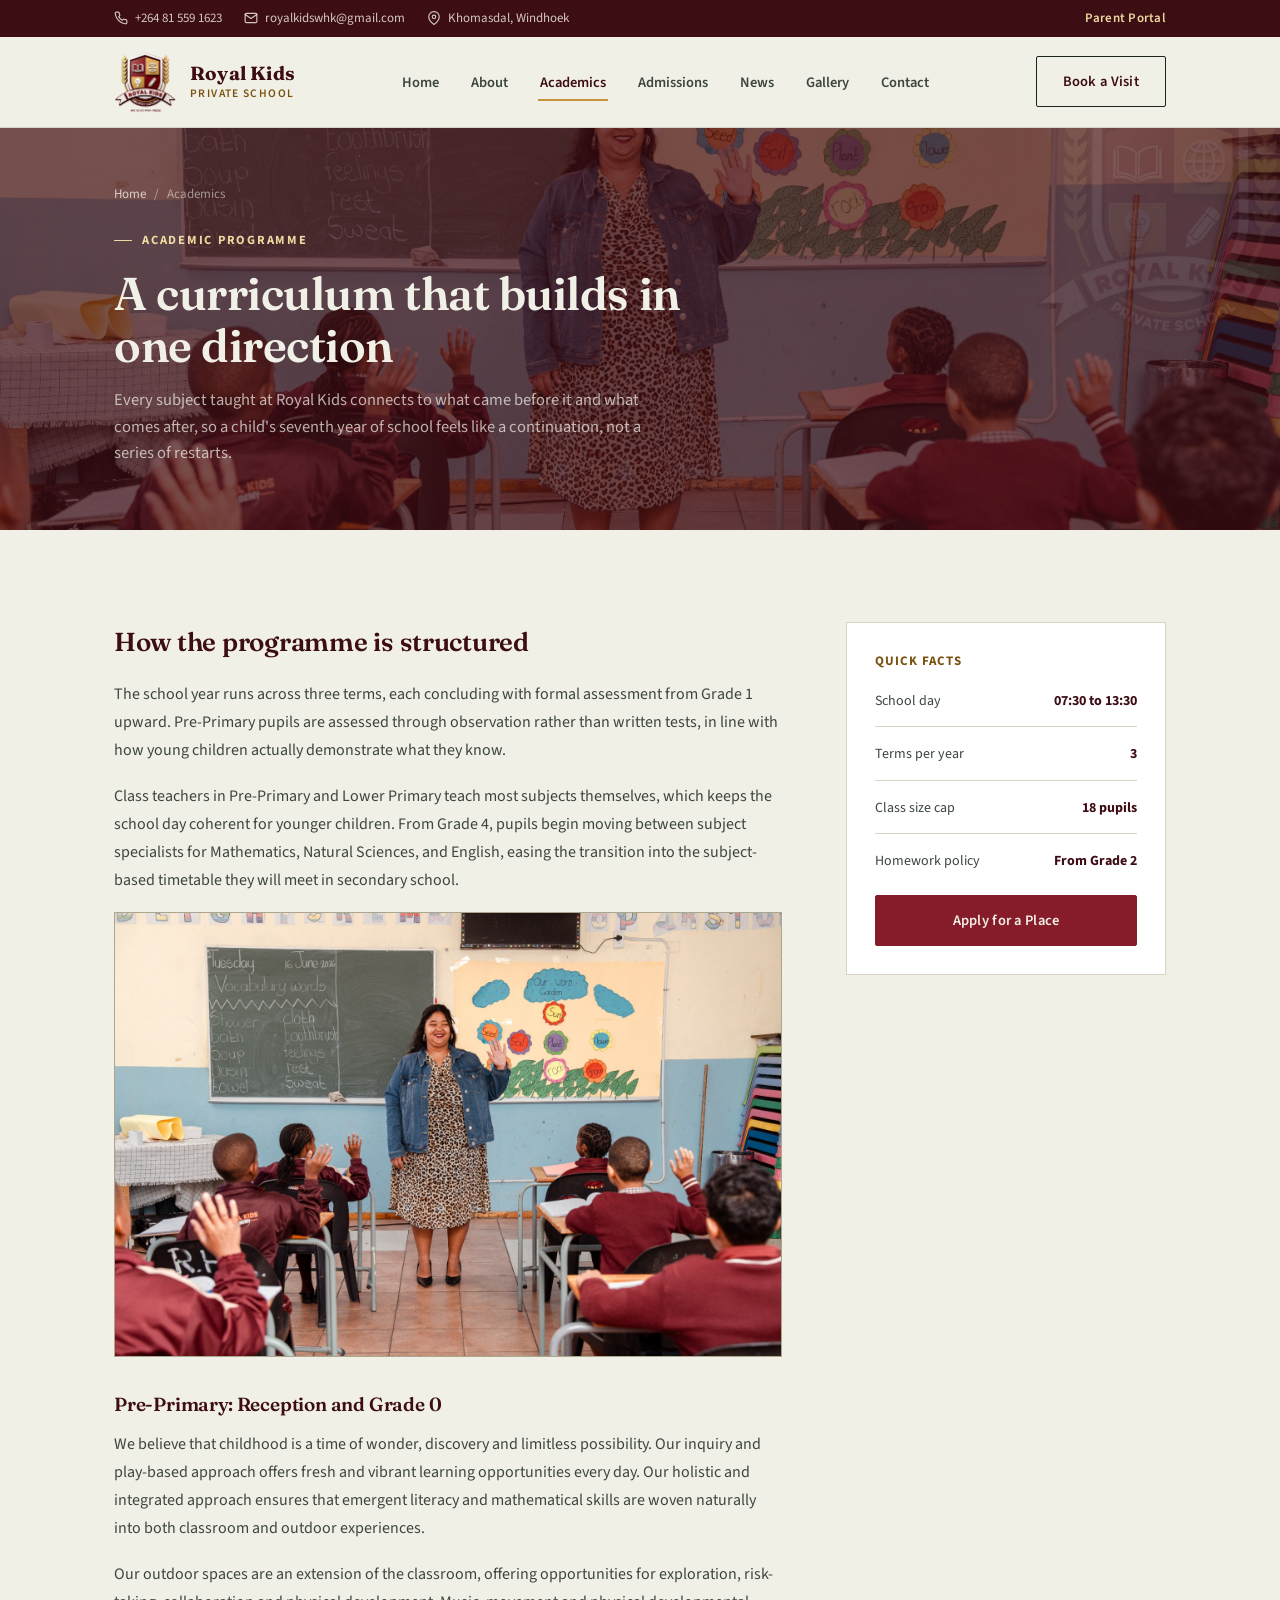
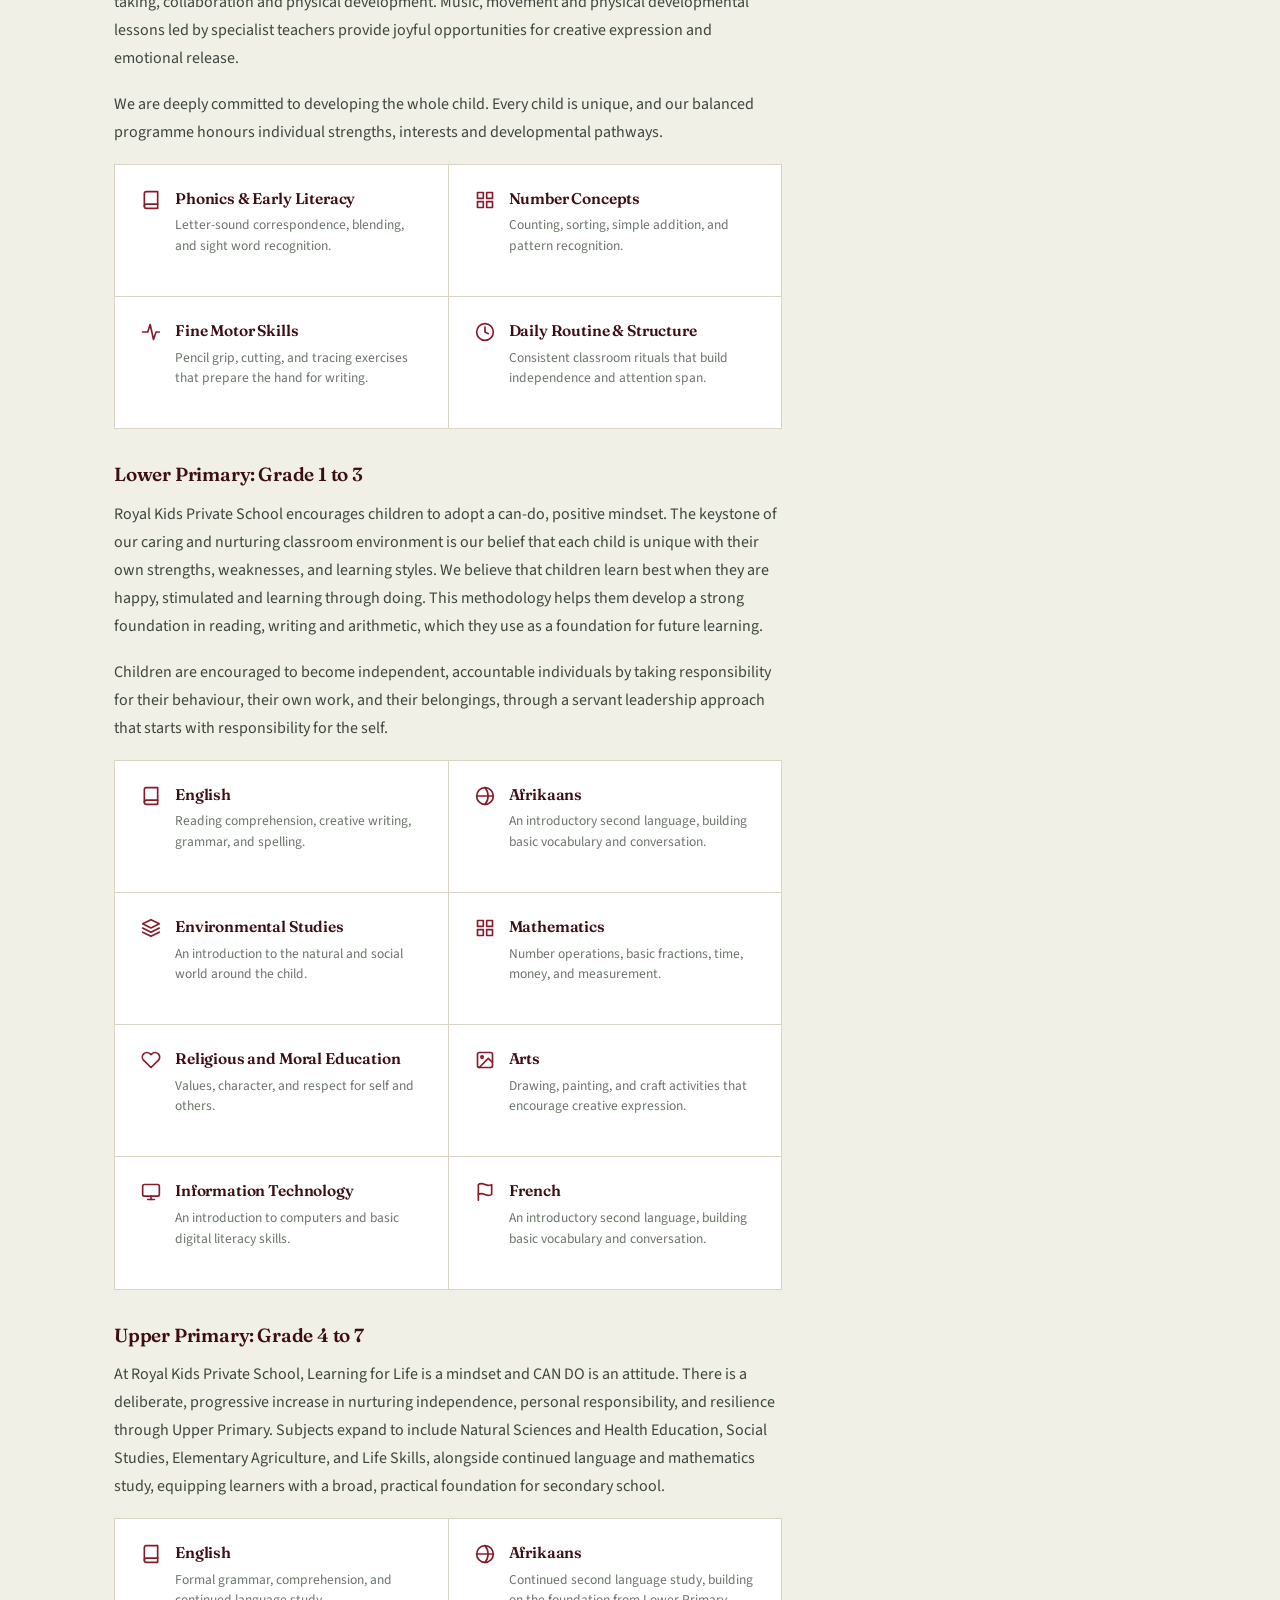
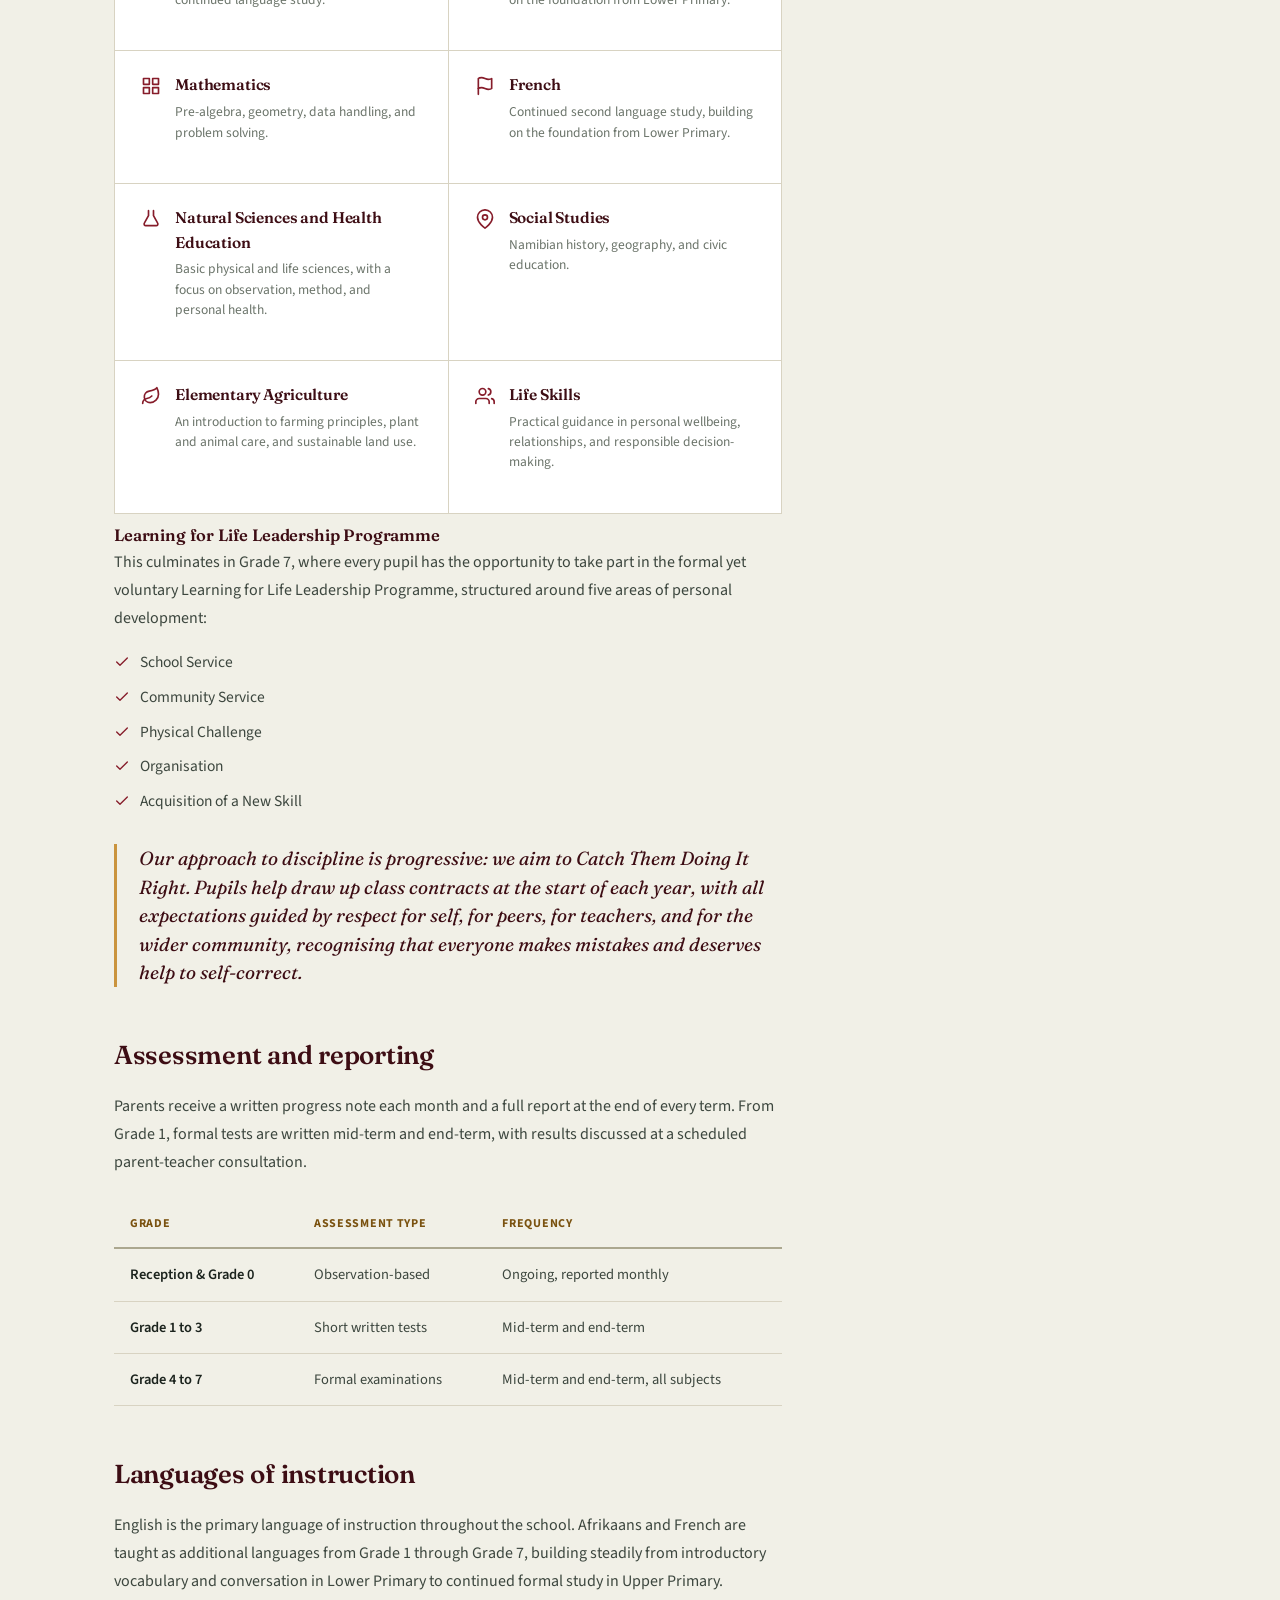
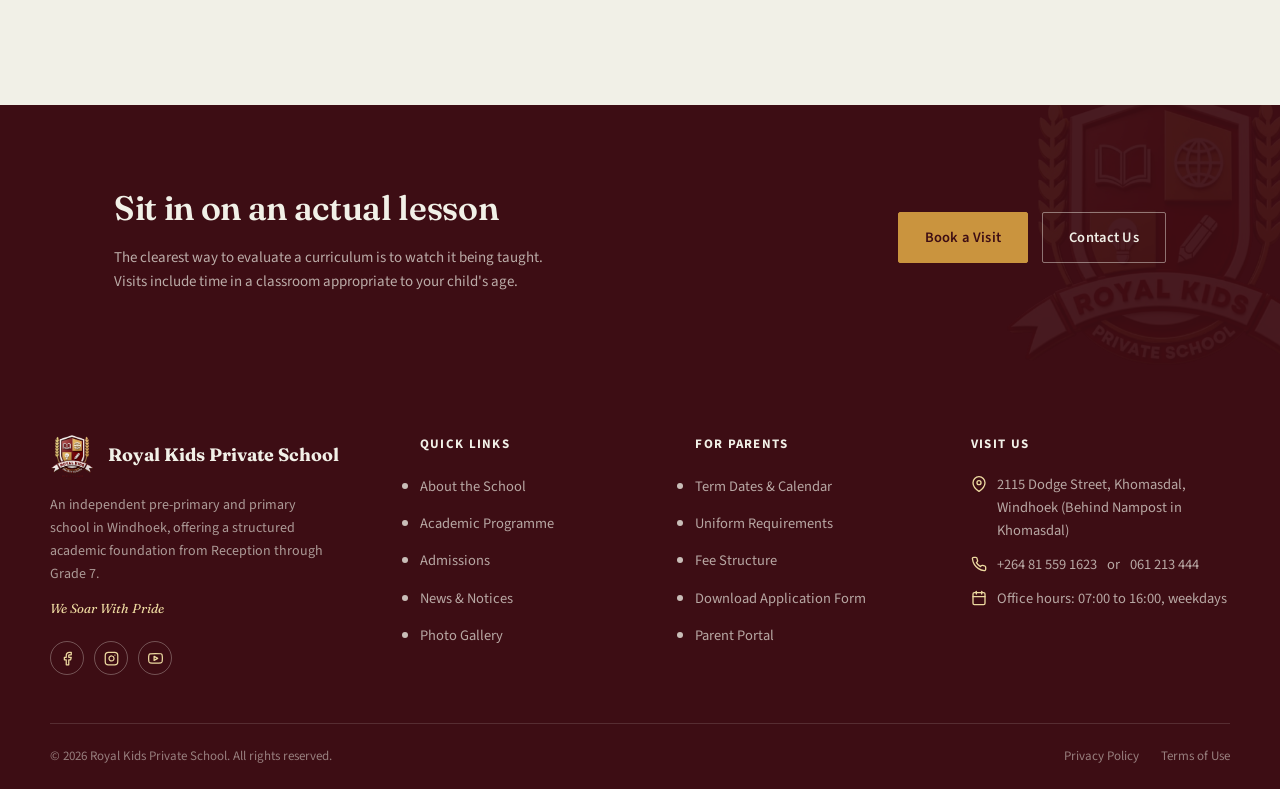
<file: pages/academics.html>
<!DOCTYPE html>
<html lang="en">
<head>
<meta charset="UTF-8">
<meta name="viewport" content="width=device-width, initial-scale=1.0">
<title>Academic Programme | Royal Kids Private School</title>
<meta name="description" content="Explore the academic programme at Royal Kids Private School, from Pre-Primary through Upper Primary, including our curriculum, phases, and languages of instruction.">
<link rel="preconnect" href="https://fonts.googleapis.com">
<link rel="preconnect" href="https://fonts.gstatic.com" crossorigin>
<link href="https://fonts.googleapis.com/css2?family=Fraunces:ital,opsz,wght@0,9..144,400;0,9..144,500;0,9..144,600;0,9..144,700;1,9..144,500&family=Source+Sans+3:wght@400;500;600;700&display=swap" rel="stylesheet">
<link rel="icon" type="image/png" href="../images/royal-logo.png">
<link rel="stylesheet" href="../css/tokens.css">
<link rel="stylesheet" href="../css/layout.css">
<link rel="stylesheet" href="../css/page.css">
</head>
<body>

<div class="topbar">
  <div class="container">
    <div class="topbar-contact">
      <a href="tel:+264815591623">
        <svg class="icon" viewBox="0 0 24 24" stroke-width="2" stroke-linecap="round" stroke-linejoin="round"><path d="M22 16.92v3a2 2 0 0 1-2.18 2 19.79 19.79 0 0 1-8.63-3.07 19.5 19.5 0 0 1-6-6 19.79 19.79 0 0 1-3.07-8.67A2 2 0 0 1 4.11 2h3a2 2 0 0 1 2 1.72c.127.96.361 1.903.7 2.81a2 2 0 0 1-.45 2.11L8.09 9.91a16 16 0 0 0 6 6l1.27-1.27a2 2 0 0 1 2.11-.45c.907.339 1.85.573 2.81.7A2 2 0 0 1 22 16.92z"/></svg>
        +264 81 559 1623
      </a>
      <a href="mailto:royalkidswhk@gmail.com">
        <svg class="icon" viewBox="0 0 24 24" stroke-width="2" stroke-linecap="round" stroke-linejoin="round"><path d="M4 4h16c1.1 0 2 .9 2 2v12c0 1.1-.9 2-2 2H4c-1.1 0-2-.9-2-2V6c0-1.1.9-2 2-2z"/><polyline points="22,6 12,13 2,6"/></svg>
        royalkidswhk@gmail.com
      </a>
      <span>
        <svg class="icon" viewBox="0 0 24 24" stroke-width="2" stroke-linecap="round" stroke-linejoin="round"><path d="M21 10c0 7-9 13-9 13s-9-6-9-13a9 9 0 1 1 18 0z"/><circle cx="12" cy="10" r="3"/></svg>
        Khomasdal, Windhoek
      </span>
    </div>
    <div class="topbar-portal">
      <a href="#">Parent Portal</a>
    </div>
  </div>
</div>

<header class="site-header">
  <div class="container">
    <a href="../index.html" class="brand">
      <img src="../images/royal-logo.png" alt="Royal Kids Private School crest" class="brand-mark">
      <span class="brand-name">
        <strong>Royal Kids</strong>
        <span>Private School</span>
      </span>
    </a>
    <nav class="main-nav" aria-label="Primary">
      <ul>
        <li><a href="../index.html">Home</a></li>
        <li><a href="about.html">About</a></li>
        <li><a href="academics.html" aria-current="page">Academics</a></li>
        <li><a href="admissions.html">Admissions</a></li>
        <li><a href="news.html">News</a></li>
        <li><a href="gallery.html">Gallery</a></li>
        <li><a href="contact.html">Contact</a></li>
      </ul>
    </nav>
    <div class="nav-cta">
      <a href="admissions.html" class="btn btn-outline">Book a Visit</a>
      <button class="nav-toggle" aria-label="Open menu" aria-expanded="false" id="navToggle">
        <svg class="icon" viewBox="0 0 24 24" stroke-width="2" stroke-linecap="round" stroke-linejoin="round"><line x1="3" y1="12" x2="21" y2="12"/><line x1="3" y1="6" x2="21" y2="6"/><line x1="3" y1="18" x2="21" y2="18"/></svg>
      </button>
    </div>
  </div>
  <nav class="mobile-nav" id="mobileNav" aria-label="Mobile">
    <ul>
      <li><a href="../index.html">Home</a></li>
      <li><a href="about.html">About</a></li>
      <li><a href="academics.html">Academics</a></li>
      <li><a href="admissions.html">Admissions</a></li>
      <li><a href="news.html">News</a></li>
      <li><a href="gallery.html">Gallery</a></li>
      <li><a href="contact.html">Contact</a></li>
    </ul>
    <div class="mobile-cta">
      <a href="admissions.html" class="btn btn-primary" style="width:100%; justify-content:center;">Book a Visit</a>
    </div>
  </nav>
</header>

<main>

  <section class="page-hero">
    <img src="../images/photos/photo-academics-lesson.jpg" alt="" class="page-hero-photo">
    <img src="../images/royal-logo.png" alt="" class="page-hero-watermark">
    <div class="container">
      <div class="breadcrumb"><a href="../index.html">Home</a> <span>/</span> <span>Academics</span></div>
      <span class="eyebrow">Academic Programme</span>
      <h1>A curriculum that builds in one direction</h1>
      <p>Every subject taught at Royal Kids connects to what came before it and what comes after, so a child's seventh year of school feels like a continuation, not a series of restarts.</p>
    </div>
  </section>

  <section class="section">
    <div class="container">
      <div class="page-body">
        <div class="prose">
          <h2>How the programme is structured</h2>
          <p>The school year runs across three terms, each concluding with formal assessment from Grade 1 upward. Pre-Primary pupils are assessed through observation rather than written tests, in line with how young children actually demonstrate what they know.</p>
          <p>Class teachers in Pre-Primary and Lower Primary teach most subjects themselves, which keeps the school day coherent for younger children. From Grade 4, pupils begin moving between subject specialists for Mathematics, Natural Sciences, and English, easing the transition into the subject-based timetable they will meet in secondary school.</p>

          <div class="prose-photo">
            <img src="../images/photos/photo-academics-lesson.jpg" alt="A Royal Kids teacher leading a lesson, with pupils actively engaged">
          </div>

          <h3>Pre-Primary: Reception and Grade 0</h3>
          <!-- PLACEHOLDER: the source document references a phrase attributed to "The School-in-the-Woods" in the Pre-Primary section. Confirm with the school whether this is the name of a Royal Kids outdoor facility before publishing, and update the description if so. -->
          <p>We believe that childhood is a time of wonder, discovery and limitless possibility. Our inquiry and play-based approach offers fresh and vibrant learning opportunities every day. Our holistic and integrated approach ensures that emergent literacy and mathematical skills are woven naturally into both classroom and outdoor experiences.</p>
          <p>Our outdoor spaces are an extension of the classroom, offering opportunities for exploration, risk-taking, collaboration and physical development. Music, movement and physical developmental lessons led by specialist teachers provide joyful opportunities for creative expression and emotional release.</p>
          <p>We are deeply committed to developing the whole child. Every child is unique, and our balanced programme honours individual strengths, interests and developmental pathways.</p>
          <div class="subject-grid">
            <div class="subject-cell">
              <svg class="icon" viewBox="0 0 24 24" stroke-width="2" stroke-linecap="round" stroke-linejoin="round"><path d="M4 19.5A2.5 2.5 0 016.5 17H20"/><path d="M6.5 2H20v20H6.5A2.5 2.5 0 014 19.5v-15A2.5 2.5 0 016.5 2z"/></svg>
              <div><h4>Phonics &amp; Early Literacy</h4><p>Letter-sound correspondence, blending, and sight word recognition.</p></div>
            </div>
            <div class="subject-cell">
              <svg class="icon" viewBox="0 0 24 24" stroke-width="2" stroke-linecap="round" stroke-linejoin="round"><rect x="3" y="3" width="7" height="7"/><rect x="14" y="3" width="7" height="7"/><rect x="14" y="14" width="7" height="7"/><rect x="3" y="14" width="7" height="7"/></svg>
              <div><h4>Number Concepts</h4><p>Counting, sorting, simple addition, and pattern recognition.</p></div>
            </div>
            <div class="subject-cell">
              <svg class="icon" viewBox="0 0 24 24" stroke-width="2" stroke-linecap="round" stroke-linejoin="round"><path d="M2 12h6l3-9 4 18 3-9h4"/></svg>
              <div><h4>Fine Motor Skills</h4><p>Pencil grip, cutting, and tracing exercises that prepare the hand for writing.</p></div>
            </div>
            <div class="subject-cell">
              <svg class="icon" viewBox="0 0 24 24" stroke-width="2" stroke-linecap="round" stroke-linejoin="round"><circle cx="12" cy="12" r="10"/><path d="M12 6v6l4 2"/></svg>
              <div><h4>Daily Routine &amp; Structure</h4><p>Consistent classroom rituals that build independence and attention span.</p></div>
            </div>
          </div>

          <h3>Lower Primary: Grade 1 to 3</h3>
          <p>Royal Kids Private School encourages children to adopt a can-do, positive mindset. The keystone of our caring and nurturing classroom environment is our belief that each child is unique with their own strengths, weaknesses, and learning styles. We believe that children learn best when they are happy, stimulated and learning through doing. This methodology helps them develop a strong foundation in reading, writing and arithmetic, which they use as a foundation for future learning.</p>
          <p>Children are encouraged to become independent, accountable individuals by taking responsibility for their behaviour, their own work, and their belongings, through a servant leadership approach that starts with responsibility for the self.</p>
          <div class="subject-grid">
            <div class="subject-cell">
              <svg class="icon" viewBox="0 0 24 24" stroke-width="2" stroke-linecap="round" stroke-linejoin="round"><path d="M4 19.5A2.5 2.5 0 016.5 17H20"/><path d="M6.5 2H20v20H6.5A2.5 2.5 0 014 19.5v-15A2.5 2.5 0 016.5 2z"/></svg>
              <div><h4>English</h4><p>Reading comprehension, creative writing, grammar, and spelling.</p></div>
            </div>
            <div class="subject-cell">
              <svg class="icon" viewBox="0 0 24 24" stroke-width="2" stroke-linecap="round" stroke-linejoin="round"><circle cx="12" cy="12" r="10"/><line x1="2" y1="12" x2="22" y2="12"/><path d="M12 2a15.3 15.3 0 010 20"/></svg>
              <div><h4>Afrikaans</h4><p>An introductory second language, building basic vocabulary and conversation.</p></div>
            </div>
            <div class="subject-cell">
              <svg class="icon" viewBox="0 0 24 24" stroke-width="2" stroke-linecap="round" stroke-linejoin="round"><path d="M12 2L2 7l10 5 10-5-10-5z"/><path d="M2 17l10 5 10-5"/><path d="M2 12l10 5 10-5"/></svg>
              <div><h4>Environmental Studies</h4><p>An introduction to the natural and social world around the child.</p></div>
            </div>
            <div class="subject-cell">
              <svg class="icon" viewBox="0 0 24 24" stroke-width="2" stroke-linecap="round" stroke-linejoin="round"><rect x="3" y="3" width="7" height="7"/><rect x="14" y="3" width="7" height="7"/><rect x="14" y="14" width="7" height="7"/><rect x="3" y="14" width="7" height="7"/></svg>
              <div><h4>Mathematics</h4><p>Number operations, basic fractions, time, money, and measurement.</p></div>
            </div>
            <div class="subject-cell">
              <svg class="icon" viewBox="0 0 24 24" stroke-width="2" stroke-linecap="round" stroke-linejoin="round"><path d="M20.8 4.6a5.5 5.5 0 00-7.8 0L12 5.6l-1-1a5.5 5.5 0 00-7.8 7.8l1 1L12 21l7.8-7.6 1-1a5.5 5.5 0 000-7.8z"/></svg>
              <div><h4>Religious and Moral Education</h4><p>Values, character, and respect for self and others.</p></div>
            </div>
            <div class="subject-cell">
              <svg class="icon" viewBox="0 0 24 24" stroke-width="2" stroke-linecap="round" stroke-linejoin="round"><rect x="3" y="3" width="18" height="18" rx="2"/><circle cx="8.5" cy="8.5" r="1.5"/><path d="M21 15l-5-5L5 21"/></svg>
              <div><h4>Arts</h4><p>Drawing, painting, and craft activities that encourage creative expression.</p></div>
            </div>
            <div class="subject-cell">
              <svg class="icon" viewBox="0 0 24 24" stroke-width="2" stroke-linecap="round" stroke-linejoin="round"><rect x="2" y="3" width="20" height="14" rx="2" ry="2"/><line x1="8" y1="21" x2="16" y2="21"/><line x1="12" y1="17" x2="12" y2="21"/></svg>
              <div><h4>Information Technology</h4><p>An introduction to computers and basic digital literacy skills.</p></div>
            </div>
            <div class="subject-cell">
              <svg class="icon" viewBox="0 0 24 24" stroke-width="2" stroke-linecap="round" stroke-linejoin="round"><path d="M4 15s1-1 4-1 5 2 8 2 4-1 4-1V3s-1 1-4 1-5-2-8-2-4 1-4 1z"/><line x1="4" y1="22" x2="4" y2="15"/></svg>
              <div><h4>French</h4><p>An introductory second language, building basic vocabulary and conversation.</p></div>
            </div>
          </div>

          <h3>Upper Primary: Grade 4 to 7</h3>
          <p>At Royal Kids Private School, Learning for Life is a mindset and CAN DO is an attitude. There is a deliberate, progressive increase in nurturing independence, personal responsibility, and resilience through Upper Primary. Subjects expand to include Natural Sciences and Health Education, Social Studies, Elementary Agriculture, and Life Skills, alongside continued language and mathematics study, equipping learners with a broad, practical foundation for secondary school.</p>
          <div class="subject-grid">
            <div class="subject-cell">
              <svg class="icon" viewBox="0 0 24 24" stroke-width="2" stroke-linecap="round" stroke-linejoin="round"><path d="M4 19.5A2.5 2.5 0 016.5 17H20"/><path d="M6.5 2H20v20H6.5A2.5 2.5 0 014 19.5v-15A2.5 2.5 0 016.5 2z"/></svg>
              <div><h4>English</h4><p>Formal grammar, comprehension, and continued language study.</p></div>
            </div>
            <div class="subject-cell">
              <svg class="icon" viewBox="0 0 24 24" stroke-width="2" stroke-linecap="round" stroke-linejoin="round"><circle cx="12" cy="12" r="10"/><line x1="2" y1="12" x2="22" y2="12"/><path d="M12 2a15.3 15.3 0 010 20"/></svg>
              <div><h4>Afrikaans</h4><p>Continued second language study, building on the foundation from Lower Primary.</p></div>
            </div>
            <div class="subject-cell">
              <svg class="icon" viewBox="0 0 24 24" stroke-width="2" stroke-linecap="round" stroke-linejoin="round"><rect x="3" y="3" width="7" height="7"/><rect x="14" y="3" width="7" height="7"/><rect x="14" y="14" width="7" height="7"/><rect x="3" y="14" width="7" height="7"/></svg>
              <div><h4>Mathematics</h4><p>Pre-algebra, geometry, data handling, and problem solving.</p></div>
            </div>
            <div class="subject-cell">
              <svg class="icon" viewBox="0 0 24 24" stroke-width="2" stroke-linecap="round" stroke-linejoin="round"><path d="M4 15s1-1 4-1 5 2 8 2 4-1 4-1V3s-1 1-4 1-5-2-8-2-4 1-4 1z"/><line x1="4" y1="22" x2="4" y2="15"/></svg>
              <div><h4>French</h4><p>Continued second language study, building on the foundation from Lower Primary.</p></div>
            </div>
            <div class="subject-cell">
              <svg class="icon" viewBox="0 0 24 24" stroke-width="2" stroke-linecap="round" stroke-linejoin="round"><path d="M9 2v6l-5 9a2 2 0 002 3h12a2 2 0 002-3l-5-9V2"/></svg>
              <div><h4>Natural Sciences and Health Education</h4><p>Basic physical and life sciences, with a focus on observation, method, and personal health.</p></div>
            </div>
            <div class="subject-cell">
              <svg class="icon" viewBox="0 0 24 24" stroke-width="2" stroke-linecap="round" stroke-linejoin="round"><path d="M21 10c0 7-9 13-9 13s-9-6-9-13a9 9 0 1 1 18 0z"/><circle cx="12" cy="10" r="3"/></svg>
              <div><h4>Social Studies</h4><p>Namibian history, geography, and civic education.</p></div>
            </div>
            <div class="subject-cell">
              <svg class="icon" viewBox="0 0 24 24" stroke-width="2" stroke-linecap="round" stroke-linejoin="round"><path d="M11 20A7 7 0 019.8 6.1C15.5 5 17 4.48 19 2c1 2 2 4.18 2 8 0 5.5-4.78 10-10 10z"/><path d="M2 21c0-3 1.85-5.36 5.08-6C9.5 14.52 12 13 13 12"/></svg>
              <div><h4>Elementary Agriculture</h4><p>An introduction to farming principles, plant and animal care, and sustainable land use.</p></div>
            </div>
            <div class="subject-cell">
              <svg class="icon" viewBox="0 0 24 24" stroke-width="2" stroke-linecap="round" stroke-linejoin="round"><path d="M17 21v-2a4 4 0 00-4-4H5a4 4 0 00-4 4v2"/><circle cx="9" cy="7" r="4"/><path d="M23 21v-2a4 4 0 00-3-3.87"/><path d="M16 3.13a4 4 0 010 7.75"/></svg>
              <div><h4>Life Skills</h4><p>Practical guidance in personal wellbeing, relationships, and responsible decision-making.</p></div>
            </div>
          </div>

          <h4>Learning for Life Leadership Programme</h4>
          <p>This culminates in Grade 7, where every pupil has the opportunity to take part in the formal yet voluntary Learning for Life Leadership Programme, structured around five areas of personal development:</p>
          <ul>
            <li><svg class="icon" viewBox="0 0 24 24" stroke-width="2" stroke-linecap="round" stroke-linejoin="round"><polyline points="20,6 9,17 4,12"/></svg> School Service</li>
            <li><svg class="icon" viewBox="0 0 24 24" stroke-width="2" stroke-linecap="round" stroke-linejoin="round"><polyline points="20,6 9,17 4,12"/></svg> Community Service</li>
            <li><svg class="icon" viewBox="0 0 24 24" stroke-width="2" stroke-linecap="round" stroke-linejoin="round"><polyline points="20,6 9,17 4,12"/></svg> Physical Challenge</li>
            <li><svg class="icon" viewBox="0 0 24 24" stroke-width="2" stroke-linecap="round" stroke-linejoin="round"><polyline points="20,6 9,17 4,12"/></svg> Organisation</li>
            <li><svg class="icon" viewBox="0 0 24 24" stroke-width="2" stroke-linecap="round" stroke-linejoin="round"><polyline points="20,6 9,17 4,12"/></svg> Acquisition of a New Skill</li>
          </ul>

          <blockquote>
            Our approach to discipline is progressive: we aim to Catch Them Doing It Right. Pupils help draw up class contracts at the start of each year, with all expectations guided by respect for self, for peers, for teachers, and for the wider community, recognising that everyone makes mistakes and deserves help to self-correct.
          </blockquote>

          <h2>Assessment and reporting</h2>
          <p>Parents receive a written progress note each month and a full report at the end of every term. From Grade 1, formal tests are written mid-term and end-term, with results discussed at a scheduled parent-teacher consultation.</p>
          <table class="info-table">
            <thead>
              <tr><th>Grade</th><th>Assessment type</th><th>Frequency</th></tr>
            </thead>
            <tbody>
              <tr><td>Reception &amp; Grade 0</td><td>Observation-based</td><td>Ongoing, reported monthly</td></tr>
              <tr><td>Grade 1 to 3</td><td>Short written tests</td><td>Mid-term and end-term</td></tr>
              <tr><td>Grade 4 to 7</td><td>Formal examinations</td><td>Mid-term and end-term, all subjects</td></tr>
            </tbody>
          </table>

          <h2>Languages of instruction</h2>
          <p>English is the primary language of instruction throughout the school. Afrikaans and French are taught as additional languages from Grade 1 through Grade 7, building steadily from introductory vocabulary and conversation in Lower Primary to continued formal study in Upper Primary.</p>
        </div>

        <aside class="side-card">
          <h4>Quick Facts</h4>
          <div class="side-card-list">
            <div class="side-card-item"><span>School day</span><span>07:30 to 13:30</span></div>
            <div class="side-card-item"><span>Terms per year</span><span>3</span></div>
            <div class="side-card-item"><span>Class size cap</span><span>18 pupils</span></div>
            <div class="side-card-item"><span>Homework policy</span><span>From Grade 2</span></div>
          </div>
          <a href="admissions.html" class="btn btn-primary">Apply for a Place</a>
        </aside>
      </div>
    </div>
  </section>

  <section class="cta-band">
    <img src="../images/royal-logo.png" alt="" class="cta-band-watermark">
    <div class="container">
      <div>
        <h2>Sit in on an actual lesson</h2>
        <p>The clearest way to evaluate a curriculum is to watch it being taught. Visits include time in a classroom appropriate to your child's age.</p>
      </div>
      <div class="cta-band-actions">
        <a href="admissions.html" class="btn btn-on-dark">Book a Visit</a>
        <a href="contact.html" class="btn btn-ghost-on-dark">Contact Us</a>
      </div>
    </div>
  </section>

</main>

<footer class="site-footer">
  <div class="container footer-top">
    <div class="footer-brand">
      <div class="footer-brand-row">
        <img src="../images/royal-logo.png" alt="Royal Kids Private School crest" class="brand-mark">
        <strong>Royal Kids Private School</strong>
      </div>
      <p class="footer-tagline">An independent pre-primary and primary school in Windhoek, offering a structured academic foundation from Reception through Grade 7.</p>
      <p class="footer-soar">We Soar With Pride</p>
      <div class="footer-social">
        <a href="#" aria-label="Facebook"><svg class="icon" viewBox="0 0 24 24" stroke-width="2" stroke-linecap="round" stroke-linejoin="round"><path d="M18 2h-3a5 5 0 00-5 5v3H7v4h3v8h4v-8h3l1-4h-4V7a1 1 0 011-1h3z"/></svg></a>
        <a href="#" aria-label="Instagram"><svg class="icon" viewBox="0 0 24 24" stroke-width="2" stroke-linecap="round" stroke-linejoin="round"><rect x="2" y="2" width="20" height="20" rx="5"/><path d="M16 11.37A4 4 0 1112.63 8 4 4 0 0116 11.37z"/><line x1="17.5" y1="6.5" x2="17.51" y2="6.5"/></svg></a>
        <a href="#" aria-label="YouTube"><svg class="icon" viewBox="0 0 24 24" stroke-width="2" stroke-linecap="round" stroke-linejoin="round"><path d="M22.54 6.42a2.78 2.78 0 00-1.94-2C18.88 4 12 4 12 4s-6.88 0-8.6.46a2.78 2.78 0 00-1.94 2A29 29 0 001 11.75a29 29 0 00.46 5.33A2.78 2.78 0 003.4 19c1.72.46 8.6.46 8.6.46s6.88 0 8.6-.46a2.78 2.78 0 001.94-2 29 29 0 00.46-5.25 29 29 0 00-.46-5.33z"/><polygon points="9.75,15.02 15.5,11.75 9.75,8.48"/></svg></a>
      </div>
    </div>
    <div class="footer-col">
      <h4>Quick Links</h4>
      <ul>
        <li><a href="about.html">About the School</a></li>
        <li><a href="academics.html">Academic Programme</a></li>
        <li><a href="admissions.html">Admissions</a></li>
        <li><a href="news.html">News &amp; Notices</a></li>
        <li><a href="gallery.html">Photo Gallery</a></li>
      </ul>
    </div>
    <div class="footer-col">
      <h4>For Parents</h4>
      <ul>
        <li><a href="#">Term Dates &amp; Calendar</a></li>
        <li><a href="#">Uniform Requirements</a></li>
        <li><a href="#">Fee Structure</a></li>
        <li><a href="../documents/royal-kids-2027-application-form.pdf" download>Download Application Form</a></li>
        <li><a href="#">Parent Portal</a></li>
      </ul>
    </div>
    <div class="footer-col">
      <h4>Visit Us</h4>
      <ul class="footer-contact">
        <li>
          <svg class="icon" viewBox="0 0 24 24" stroke-width="2" stroke-linecap="round" stroke-linejoin="round"><path d="M21 10c0 7-9 13-9 13s-9-6-9-13a9 9 0 1118 0z"/><circle cx="12" cy="10" r="3"/></svg>
          2115 Dodge Street, Khomasdal, Windhoek (Behind Nampost in Khomasdal)
        </li>
        <li>
          <svg class="icon" viewBox="0 0 24 24" stroke-width="2" stroke-linecap="round" stroke-linejoin="round"><path d="M22 16.92v3a2 2 0 01-2.18 2 19.79 19.79 0 01-8.63-3.07 19.5 19.5 0 01-6-6 19.79 19.79 0 01-3.07-8.67A2 2 0 014.11 2h3a2 2 0 012 1.72c.127.96.361 1.903.7 2.81a2 2 0 01-.45 2.11L8.09 9.91a16 16 0 006 6l1.27-1.27a2 2 0 012.11-.45c.907.339 1.85.573 2.81.7A2 2 0 0122 16.92z"/></svg>
          <a href="tel:+264815591623">+264 81 559 1623</a> or <a href="tel:+264612134444">061 213 444</a>
        </li>
        <li>
          <svg class="icon" viewBox="0 0 24 24" stroke-width="2" stroke-linecap="round" stroke-linejoin="round"><rect x="3" y="4" width="18" height="18" rx="2"/><line x1="16" y1="2" x2="16" y2="6"/><line x1="8" y1="2" x2="8" y2="6"/><line x1="3" y1="10" x2="21" y2="10"/></svg>
          Office hours: 07:00 to 16:00, weekdays
        </li>
      </ul>
    </div>
  </div>
  <div class="container footer-bottom">
    <span>&copy; 2026 Royal Kids Private School. All rights reserved.</span>
    <div class="footer-bottom-links">
      <a href="#">Privacy Policy</a>
      <a href="#">Terms of Use</a>
    </div>
  </div>
</footer>

<script src="../js/main.js"></script>
</body>
</html>
</file>
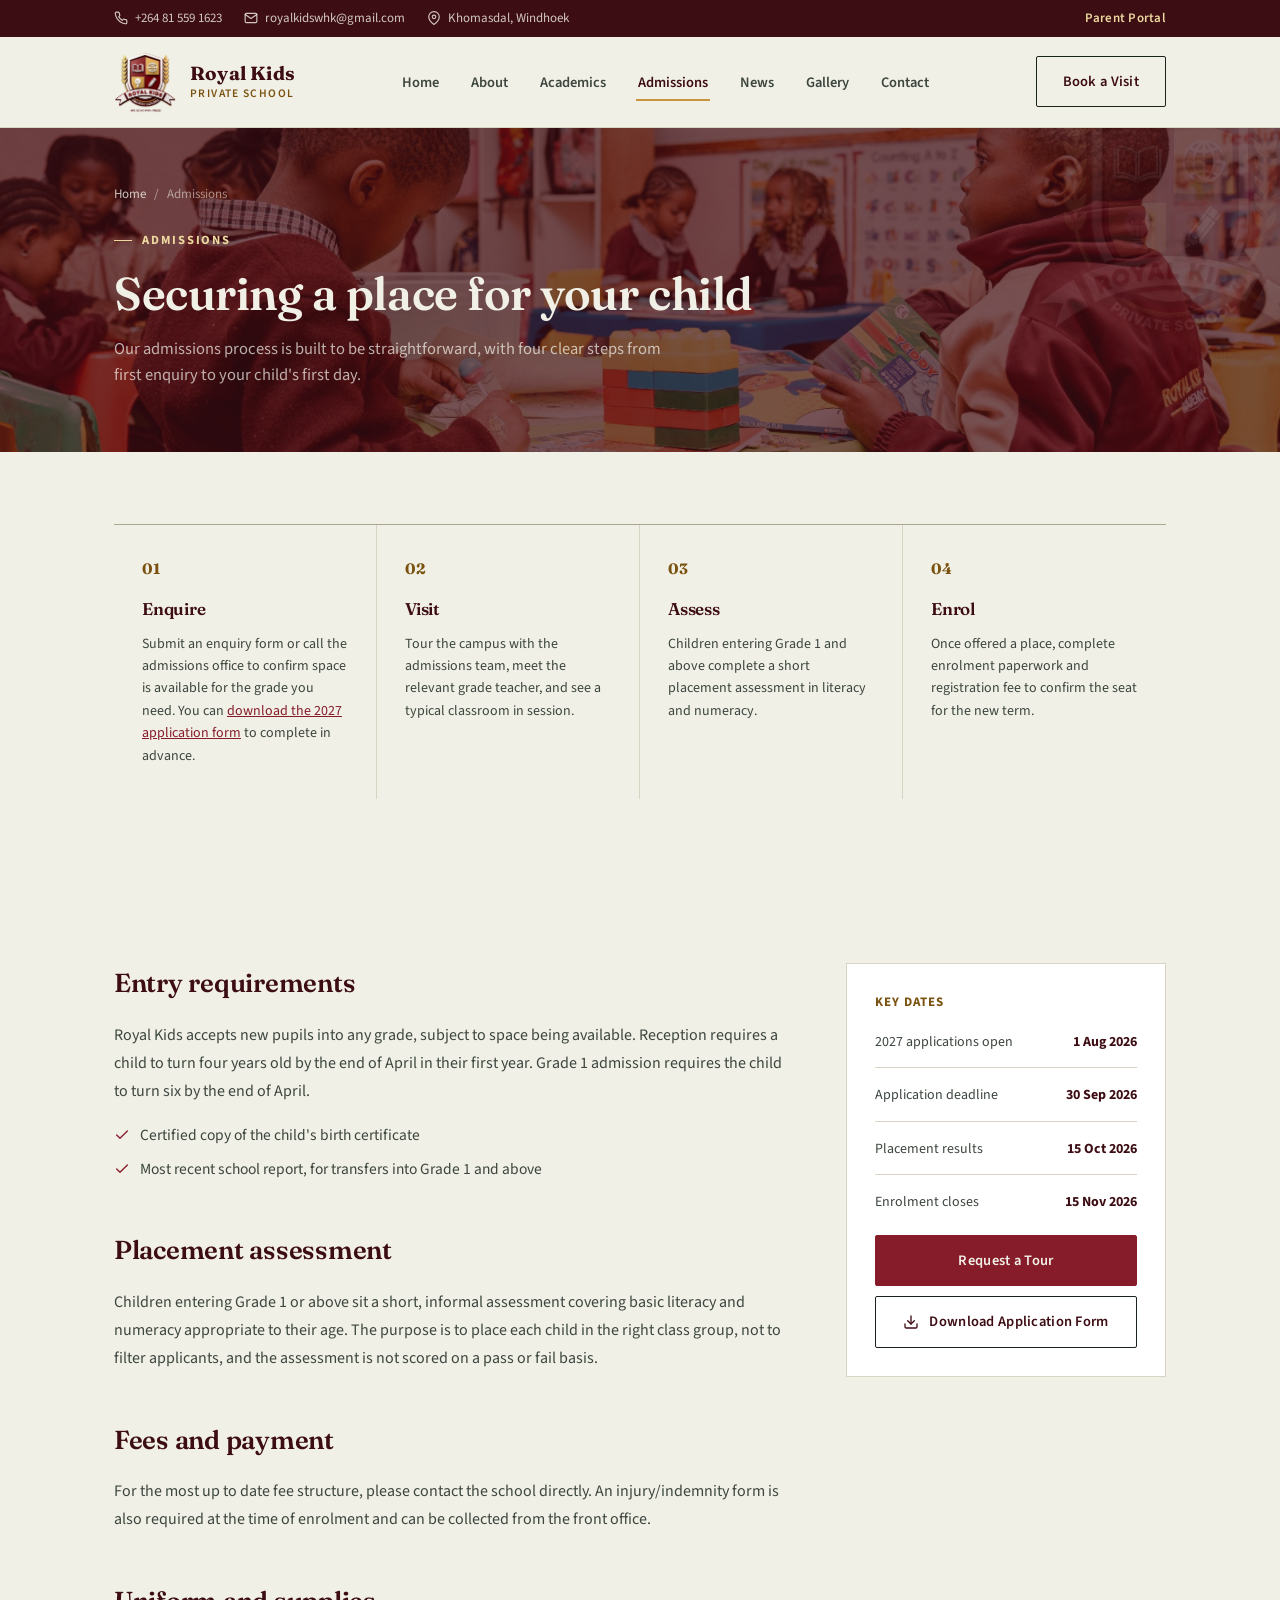
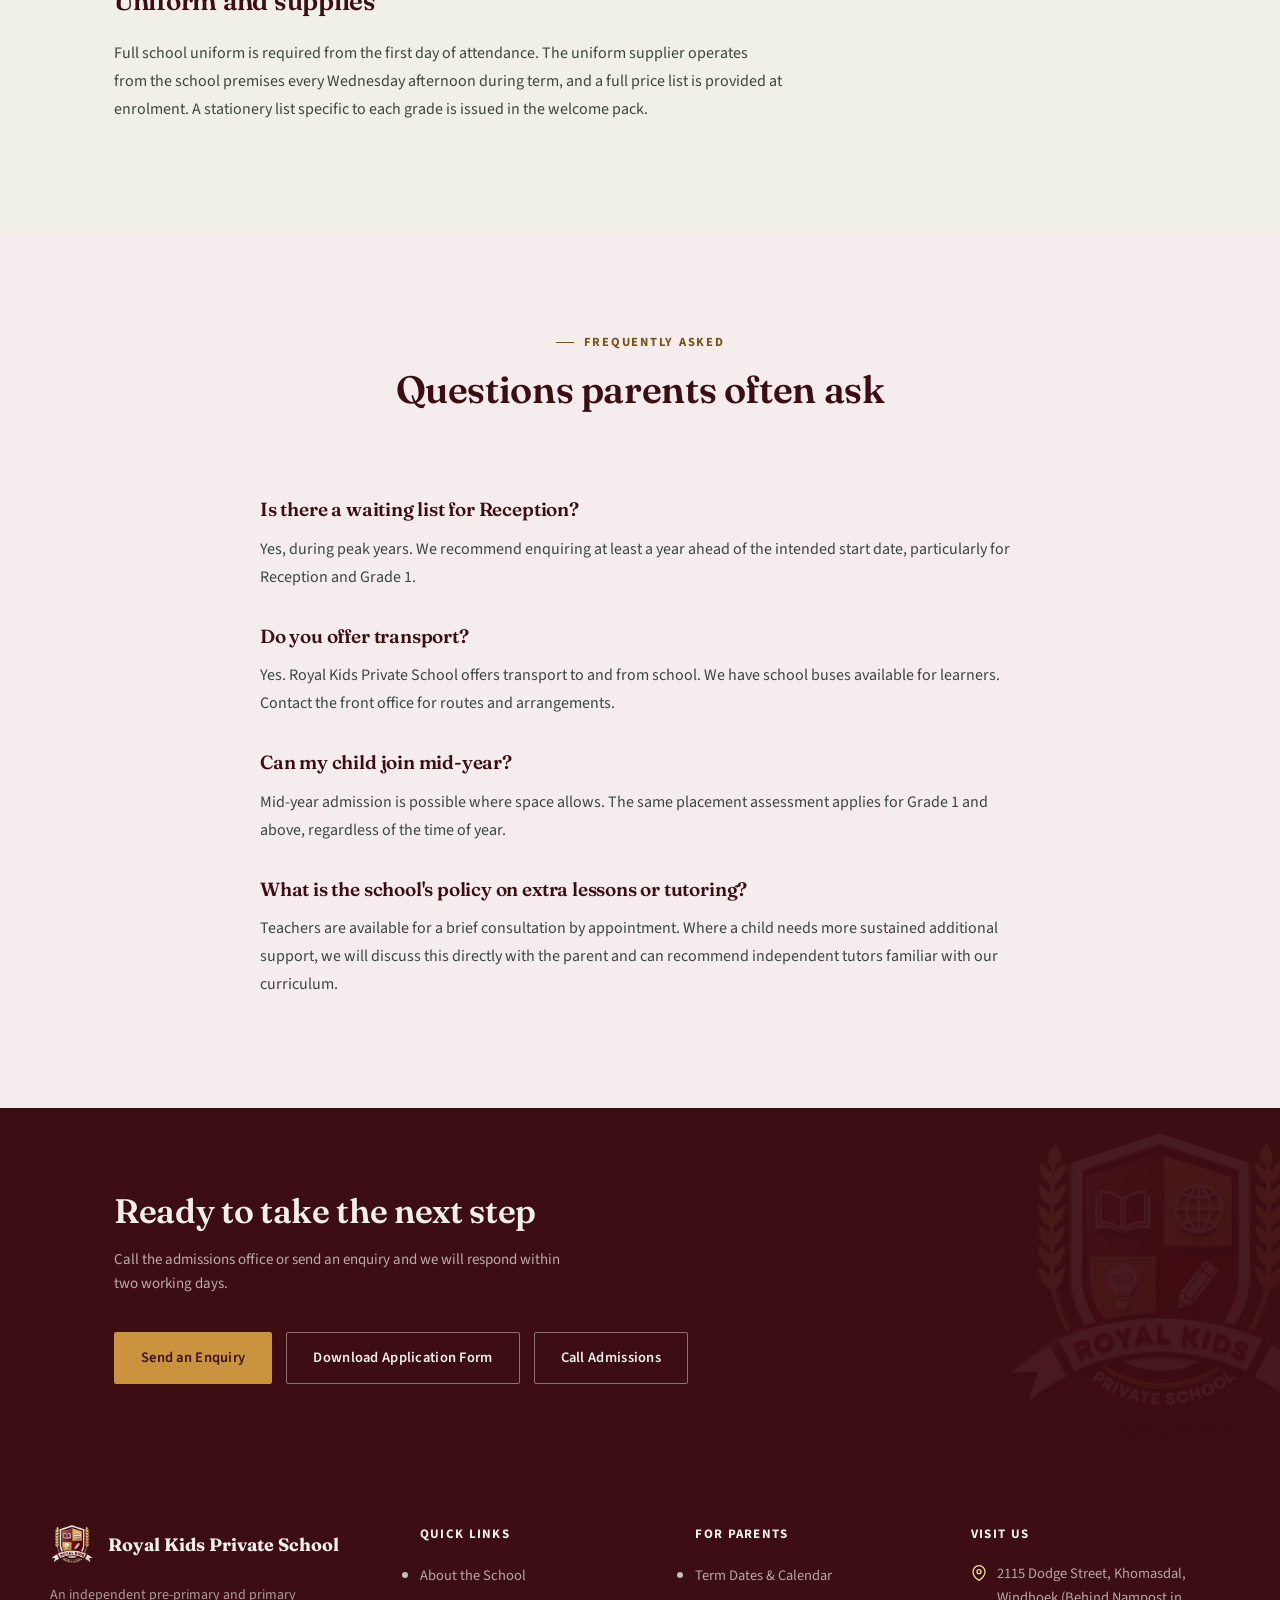
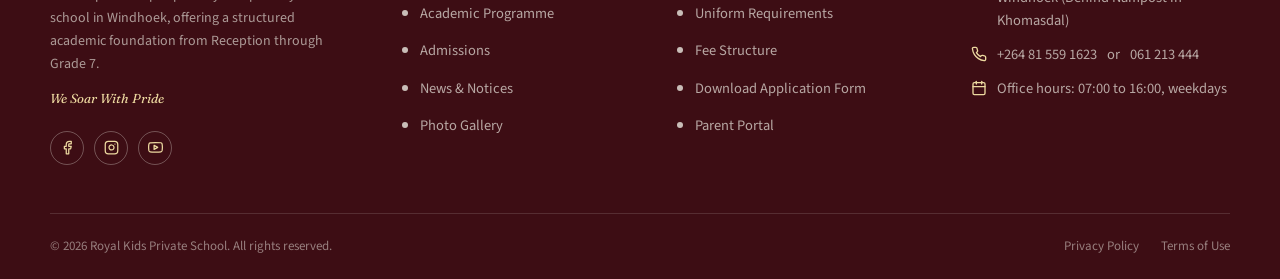
<file: pages/admissions.html>
<!DOCTYPE html>
<html lang="en">
<head>
<meta charset="UTF-8">
<meta name="viewport" content="width=device-width, initial-scale=1.0">
<title>Admissions | Royal Kids Private School</title>
<meta name="description" content="Admissions requirements, fees, and the application process for Royal Kids Private School in Windhoek, Namibia.">
<link rel="preconnect" href="https://fonts.googleapis.com">
<link rel="preconnect" href="https://fonts.gstatic.com" crossorigin>
<link href="https://fonts.googleapis.com/css2?family=Fraunces:ital,opsz,wght@0,9..144,400;0,9..144,500;0,9..144,600;0,9..144,700;1,9..144,500&family=Source+Sans+3:wght@400;500;600;700&display=swap" rel="stylesheet">
<link rel="icon" type="image/png" href="../images/royal-logo.png">
<link rel="stylesheet" href="../css/tokens.css">
<link rel="stylesheet" href="../css/layout.css">
<link rel="stylesheet" href="../css/page.css">
<link rel="stylesheet" href="../css/home.css">
</head>
<body>

<div class="topbar">
  <div class="container">
    <div class="topbar-contact">
      <a href="tel:+264815591623">
        <svg class="icon" viewBox="0 0 24 24" stroke-width="2" stroke-linecap="round" stroke-linejoin="round"><path d="M22 16.92v3a2 2 0 0 1-2.18 2 19.79 19.79 0 0 1-8.63-3.07 19.5 19.5 0 0 1-6-6 19.79 19.79 0 0 1-3.07-8.67A2 2 0 0 1 4.11 2h3a2 2 0 0 1 2 1.72c.127.96.361 1.903.7 2.81a2 2 0 0 1-.45 2.11L8.09 9.91a16 16 0 0 0 6 6l1.27-1.27a2 2 0 0 1 2.11-.45c.907.339 1.85.573 2.81.7A2 2 0 0 1 22 16.92z"/></svg>
        +264 81 559 1623
      </a>
      <a href="mailto:royalkidswhk@gmail.com">
        <svg class="icon" viewBox="0 0 24 24" stroke-width="2" stroke-linecap="round" stroke-linejoin="round"><path d="M4 4h16c1.1 0 2 .9 2 2v12c0 1.1-.9 2-2 2H4c-1.1 0-2-.9-2-2V6c0-1.1.9-2 2-2z"/><polyline points="22,6 12,13 2,6"/></svg>
        royalkidswhk@gmail.com
      </a>
      <span>
        <svg class="icon" viewBox="0 0 24 24" stroke-width="2" stroke-linecap="round" stroke-linejoin="round"><path d="M21 10c0 7-9 13-9 13s-9-6-9-13a9 9 0 1 1 18 0z"/><circle cx="12" cy="10" r="3"/></svg>
        Khomasdal, Windhoek
      </span>
    </div>
    <div class="topbar-portal">
      <a href="#">Parent Portal</a>
    </div>
  </div>
</div>

<header class="site-header">
  <div class="container">
    <a href="../index.html" class="brand">
      <img src="../images/royal-logo.png" alt="Royal Kids Private School crest" class="brand-mark">
      <span class="brand-name">
        <strong>Royal Kids</strong>
        <span>Private School</span>
      </span>
    </a>
    <nav class="main-nav" aria-label="Primary">
      <ul>
        <li><a href="../index.html">Home</a></li>
        <li><a href="about.html">About</a></li>
        <li><a href="academics.html">Academics</a></li>
        <li><a href="admissions.html" aria-current="page">Admissions</a></li>
        <li><a href="news.html">News</a></li>
        <li><a href="gallery.html">Gallery</a></li>
        <li><a href="contact.html">Contact</a></li>
      </ul>
    </nav>
    <div class="nav-cta">
      <a href="admissions.html" class="btn btn-outline">Book a Visit</a>
      <button class="nav-toggle" aria-label="Open menu" aria-expanded="false" id="navToggle">
        <svg class="icon" viewBox="0 0 24 24" stroke-width="2" stroke-linecap="round" stroke-linejoin="round"><line x1="3" y1="12" x2="21" y2="12"/><line x1="3" y1="6" x2="21" y2="6"/><line x1="3" y1="18" x2="21" y2="18"/></svg>
      </button>
    </div>
  </div>
  <nav class="mobile-nav" id="mobileNav" aria-label="Mobile">
    <ul>
      <li><a href="../index.html">Home</a></li>
      <li><a href="about.html">About</a></li>
      <li><a href="academics.html">Academics</a></li>
      <li><a href="admissions.html">Admissions</a></li>
      <li><a href="news.html">News</a></li>
      <li><a href="gallery.html">Gallery</a></li>
      <li><a href="contact.html">Contact</a></li>
    </ul>
    <div class="mobile-cta">
      <a href="admissions.html" class="btn btn-primary" style="width:100%; justify-content:center;">Book a Visit</a>
    </div>
  </nav>
</header>

<main>

  <section class="page-hero">
    <img src="../images/photos/photo-campus-playground.jpg" alt="" class="page-hero-photo">
    <img src="../images/royal-logo.png" alt="" class="page-hero-watermark">
    <div class="container">
      <div class="breadcrumb"><a href="../index.html">Home</a> <span>/</span> <span>Admissions</span></div>
      <span class="eyebrow">Admissions</span>
      <h1>Securing a place for your child</h1>
      <p>Our admissions process is built to be straightforward, with four clear steps from first enquiry to your child's first day.</p>
    </div>
  </section>

  <section class="section--tight">
    <div class="container" style="padding-top: 0;">
      <div class="steps">
        <div class="step">
          <span class="step-number">01</span>
          <h3>Enquire</h3>
          <p>Submit an enquiry form or call the admissions office to confirm space is available for the grade you need. You can <a href="../documents/royal-kids-2027-application-form.pdf" download style="color: var(--forest-700); text-decoration: underline;">download the 2027 application form</a> to complete in advance.</p>
        </div>
        <div class="step">
          <span class="step-number">02</span>
          <h3>Visit</h3>
          <p>Tour the campus with the admissions team, meet the relevant grade teacher, and see a typical classroom in session.</p>
        </div>
        <div class="step">
          <span class="step-number">03</span>
          <h3>Assess</h3>
          <p>Children entering Grade 1 and above complete a short placement assessment in literacy and numeracy.</p>
        </div>
        <div class="step">
          <span class="step-number">04</span>
          <h3>Enrol</h3>
          <p>Once offered a place, complete enrolment paperwork and registration fee to confirm the seat for the new term.</p>
        </div>
      </div>
    </div>
  </section>

  <section class="section">
    <div class="container">
      <div class="page-body">
        <div class="prose">
          <h2>Entry requirements</h2>
          <p>Royal Kids accepts new pupils into any grade, subject to space being available. Reception requires a child to turn four years old by the end of April in their first year. Grade 1 admission requires the child to turn six by the end of April.</p>
          <ul>
            <li><svg class="icon" viewBox="0 0 24 24" stroke-width="2" stroke-linecap="round" stroke-linejoin="round"><polyline points="20,6 9,17 4,12"/></svg>Certified copy of the child's birth certificate</li>
            <li><svg class="icon" viewBox="0 0 24 24" stroke-width="2" stroke-linecap="round" stroke-linejoin="round"><polyline points="20,6 9,17 4,12"/></svg>Most recent school report, for transfers into Grade 1 and above</li>
          </ul>

          <h2>Placement assessment</h2>
          <p>Children entering Grade 1 or above sit a short, informal assessment covering basic literacy and numeracy appropriate to their age. The purpose is to place each child in the right class group, not to filter applicants, and the assessment is not scored on a pass or fail basis.</p>

          <h2>Fees and payment</h2>
          <!-- PLACEHOLDER: insert injury/indemnity form download link here when file is supplied -->
          <p>For the most up to date fee structure, please contact the school directly. An injury/indemnity form is also required at the time of enrolment and can be collected from the front office.</p>

          <h2>Uniform and supplies</h2>
          <p>Full school uniform is required from the first day of attendance. The uniform supplier operates from the school premises every Wednesday afternoon during term, and a full price list is provided at enrolment. A stationery list specific to each grade is issued in the welcome pack.</p>
        </div>

        <aside class="side-card">
          <h4>Key Dates</h4>
          <div class="side-card-list">
            <div class="side-card-item"><span>2027 applications open</span><span>1 Aug 2026</span></div>
            <div class="side-card-item"><span>Application deadline</span><span>30 Sep 2026</span></div>
            <div class="side-card-item"><span>Placement results</span><span>15 Oct 2026</span></div>
            <div class="side-card-item"><span>Enrolment closes</span><span>15 Nov 2026</span></div>
          </div>
          <a href="contact.html" class="btn btn-primary">Request a Tour</a>
          <a href="../documents/royal-kids-2027-application-form.pdf" download class="btn btn-outline" style="margin-top: 10px; width: 100%; justify-content: center;">
            <svg class="icon" viewBox="0 0 24 24" stroke-width="2" stroke-linecap="round" stroke-linejoin="round"><path d="M21 15v4a2 2 0 01-2 2H5a2 2 0 01-2-2v-4"/><polyline points="7 10 12 15 17 10"/><line x1="12" y1="15" x2="12" y2="3"/></svg>
            Download Application Form
          </a>
        </aside>
      </div>
    </div>
  </section>

  <section class="section section--alt">
    <div class="container">
      <div class="section-head section-head--center">
        <span class="eyebrow" style="justify-content:center;">Frequently Asked</span>
        <h2>Questions parents often ask</h2>
      </div>
      <div class="page-body" style="grid-template-columns: 1fr; max-width: 760px; margin: 0 auto;">
        <div class="prose">
          <h3>Is there a waiting list for Reception?</h3>
          <p>Yes, during peak years. We recommend enquiring at least a year ahead of the intended start date, particularly for Reception and Grade 1.</p>
          <h3>Do you offer transport?</h3>
          <p>Yes. Royal Kids Private School offers transport to and from school. We have school buses available for learners. Contact the front office for routes and arrangements.</p>
          <h3>Can my child join mid-year?</h3>
          <p>Mid-year admission is possible where space allows. The same placement assessment applies for Grade 1 and above, regardless of the time of year.</p>
          <h3>What is the school's policy on extra lessons or tutoring?</h3>
          <p>Teachers are available for a brief consultation by appointment. Where a child needs more sustained additional support, we will discuss this directly with the parent and can recommend independent tutors familiar with our curriculum.</p>
        </div>
      </div>
    </div>
  </section>

  <section class="cta-band">
    <img src="../images/royal-logo.png" alt="" class="cta-band-watermark">
    <div class="container">
      <div>
        <h2>Ready to take the next step</h2>
        <p>Call the admissions office or send an enquiry and we will respond within two working days.</p>
      </div>
      <div class="cta-band-actions">
        <a href="contact.html" class="btn btn-on-dark">Send an Enquiry</a>
        <a href="../documents/royal-kids-2027-application-form.pdf" download class="btn btn-ghost-on-dark">Download Application Form</a>
        <a href="tel:+264815591623" class="btn btn-ghost-on-dark">Call Admissions</a>
      </div>
    </div>
  </section>

</main>

<footer class="site-footer">
  <div class="container footer-top">
    <div class="footer-brand">
      <div class="footer-brand-row">
        <img src="../images/royal-logo.png" alt="Royal Kids Private School crest" class="brand-mark">
        <strong>Royal Kids Private School</strong>
      </div>
      <p class="footer-tagline">An independent pre-primary and primary school in Windhoek, offering a structured academic foundation from Reception through Grade 7.</p>
      <p class="footer-soar">We Soar With Pride</p>
      <div class="footer-social">
        <a href="#" aria-label="Facebook"><svg class="icon" viewBox="0 0 24 24" stroke-width="2" stroke-linecap="round" stroke-linejoin="round"><path d="M18 2h-3a5 5 0 00-5 5v3H7v4h3v8h4v-8h3l1-4h-4V7a1 1 0 011-1h3z"/></svg></a>
        <a href="#" aria-label="Instagram"><svg class="icon" viewBox="0 0 24 24" stroke-width="2" stroke-linecap="round" stroke-linejoin="round"><rect x="2" y="2" width="20" height="20" rx="5"/><path d="M16 11.37A4 4 0 1112.63 8 4 4 0 0116 11.37z"/><line x1="17.5" y1="6.5" x2="17.51" y2="6.5"/></svg></a>
        <a href="#" aria-label="YouTube"><svg class="icon" viewBox="0 0 24 24" stroke-width="2" stroke-linecap="round" stroke-linejoin="round"><path d="M22.54 6.42a2.78 2.78 0 00-1.94-2C18.88 4 12 4 12 4s-6.88 0-8.6.46a2.78 2.78 0 00-1.94 2A29 29 0 001 11.75a29 29 0 00.46 5.33A2.78 2.78 0 003.4 19c1.72.46 8.6.46 8.6.46s6.88 0 8.6-.46a2.78 2.78 0 001.94-2 29 29 0 00.46-5.25 29 29 0 00-.46-5.33z"/><polygon points="9.75,15.02 15.5,11.75 9.75,8.48"/></svg></a>
      </div>
    </div>
    <div class="footer-col">
      <h4>Quick Links</h4>
      <ul>
        <li><a href="about.html">About the School</a></li>
        <li><a href="academics.html">Academic Programme</a></li>
        <li><a href="admissions.html">Admissions</a></li>
        <li><a href="news.html">News &amp; Notices</a></li>
        <li><a href="gallery.html">Photo Gallery</a></li>
      </ul>
    </div>
    <div class="footer-col">
      <h4>For Parents</h4>
      <ul>
        <li><a href="#">Term Dates &amp; Calendar</a></li>
        <li><a href="#">Uniform Requirements</a></li>
        <li><a href="#">Fee Structure</a></li>
        <li><a href="../documents/royal-kids-2027-application-form.pdf" download>Download Application Form</a></li>
        <li><a href="#">Parent Portal</a></li>
      </ul>
    </div>
    <div class="footer-col">
      <h4>Visit Us</h4>
      <ul class="footer-contact">
        <li>
          <svg class="icon" viewBox="0 0 24 24" stroke-width="2" stroke-linecap="round" stroke-linejoin="round"><path d="M21 10c0 7-9 13-9 13s-9-6-9-13a9 9 0 1118 0z"/><circle cx="12" cy="10" r="3"/></svg>
          2115 Dodge Street, Khomasdal, Windhoek (Behind Nampost in Khomasdal)
        </li>
        <li>
          <svg class="icon" viewBox="0 0 24 24" stroke-width="2" stroke-linecap="round" stroke-linejoin="round"><path d="M22 16.92v3a2 2 0 01-2.18 2 19.79 19.79 0 01-8.63-3.07 19.5 19.5 0 01-6-6 19.79 19.79 0 01-3.07-8.67A2 2 0 014.11 2h3a2 2 0 012 1.72c.127.96.361 1.903.7 2.81a2 2 0 01-.45 2.11L8.09 9.91a16 16 0 006 6l1.27-1.27a2 2 0 012.11-.45c.907.339 1.85.573 2.81.7A2 2 0 0122 16.92z"/></svg>
          <a href="tel:+264815591623">+264 81 559 1623</a> or <a href="tel:+264612134444">061 213 444</a>
        </li>
        <li>
          <svg class="icon" viewBox="0 0 24 24" stroke-width="2" stroke-linecap="round" stroke-linejoin="round"><rect x="3" y="4" width="18" height="18" rx="2"/><line x1="16" y1="2" x2="16" y2="6"/><line x1="8" y1="2" x2="8" y2="6"/><line x1="3" y1="10" x2="21" y2="10"/></svg>
          Office hours: 07:00 to 16:00, weekdays
        </li>
      </ul>
    </div>
  </div>
  <div class="container footer-bottom">
    <span>&copy; 2026 Royal Kids Private School. All rights reserved.</span>
    <div class="footer-bottom-links">
      <a href="#">Privacy Policy</a>
      <a href="#">Terms of Use</a>
    </div>
  </div>
</footer>

<script src="../js/main.js"></script>
</body>
</html>
</file>
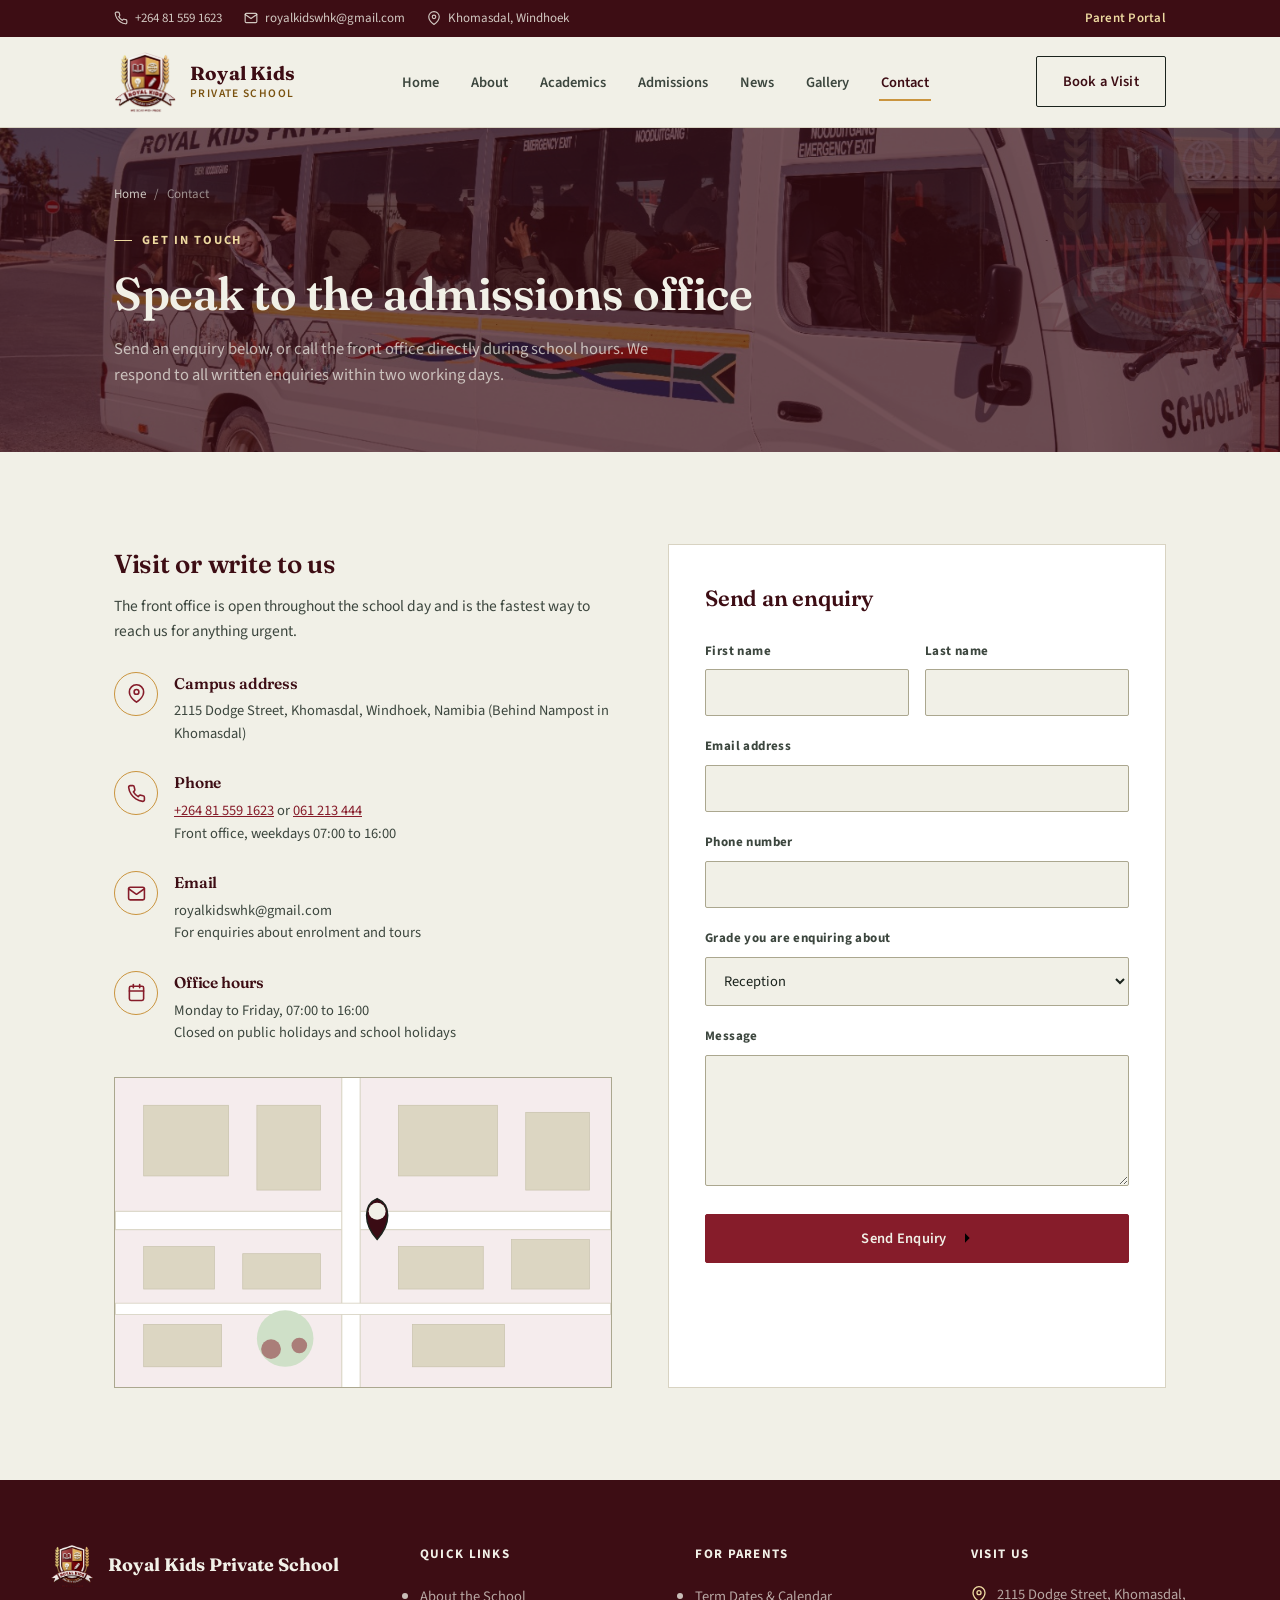
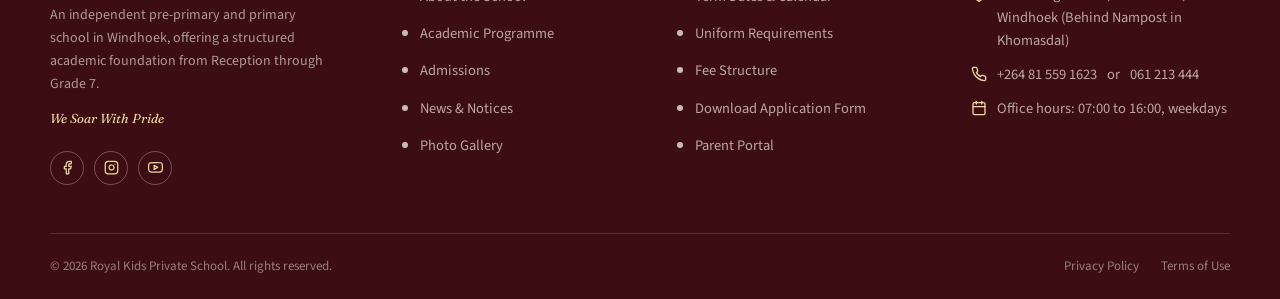
<file: pages/contact.html>
<!DOCTYPE html>
<html lang="en">
<head>
<meta charset="UTF-8">
<meta name="viewport" content="width=device-width, initial-scale=1.0">
<title>Contact Us | Royal Kids Private School</title>
<meta name="description" content="Contact Royal Kids Private School in Windhoek, Namibia. Find our address, phone number, office hours, and send an enquiry.">
<link rel="preconnect" href="https://fonts.googleapis.com">
<link rel="preconnect" href="https://fonts.gstatic.com" crossorigin>
<link href="https://fonts.googleapis.com/css2?family=Fraunces:ital,opsz,wght@0,9..144,400;0,9..144,500;0,9..144,600;0,9..144,700;1,9..144,500&family=Source+Sans+3:wght@400;500;600;700&display=swap" rel="stylesheet">
<link rel="icon" type="image/png" href="../images/royal-logo.png">
<link rel="stylesheet" href="../css/tokens.css">
<link rel="stylesheet" href="../css/layout.css">
<link rel="stylesheet" href="../css/page.css">
</head>
<body>

<div class="topbar">
  <div class="container">
    <div class="topbar-contact">
      <a href="tel:+264815591623">
        <svg class="icon" viewBox="0 0 24 24" stroke-width="2" stroke-linecap="round" stroke-linejoin="round"><path d="M22 16.92v3a2 2 0 0 1-2.18 2 19.79 19.79 0 0 1-8.63-3.07 19.5 19.5 0 0 1-6-6 19.79 19.79 0 0 1-3.07-8.67A2 2 0 0 1 4.11 2h3a2 2 0 0 1 2 1.72c.127.96.361 1.903.7 2.81a2 2 0 0 1-.45 2.11L8.09 9.91a16 16 0 0 0 6 6l1.27-1.27a2 2 0 0 1 2.11-.45c.907.339 1.85.573 2.81.7A2 2 0 0 1 22 16.92z"/></svg>
        +264 81 559 1623
      </a>
      <a href="mailto:royalkidswhk@gmail.com">
        <svg class="icon" viewBox="0 0 24 24" stroke-width="2" stroke-linecap="round" stroke-linejoin="round"><path d="M4 4h16c1.1 0 2 .9 2 2v12c0 1.1-.9 2-2 2H4c-1.1 0-2-.9-2-2V6c0-1.1.9-2 2-2z"/><polyline points="22,6 12,13 2,6"/></svg>
        royalkidswhk@gmail.com
      </a>
      <span>
        <svg class="icon" viewBox="0 0 24 24" stroke-width="2" stroke-linecap="round" stroke-linejoin="round"><path d="M21 10c0 7-9 13-9 13s-9-6-9-13a9 9 0 1 1 18 0z"/><circle cx="12" cy="10" r="3"/></svg>
        Khomasdal, Windhoek
      </span>
    </div>
    <div class="topbar-portal">
      <a href="#">Parent Portal</a>
    </div>
  </div>
</div>

<header class="site-header">
  <div class="container">
    <a href="../index.html" class="brand">
      <img src="../images/royal-logo.png" alt="Royal Kids Private School crest" class="brand-mark">
      <span class="brand-name">
        <strong>Royal Kids</strong>
        <span>Private School</span>
      </span>
    </a>
    <nav class="main-nav" aria-label="Primary">
      <ul>
        <li><a href="../index.html">Home</a></li>
        <li><a href="about.html">About</a></li>
        <li><a href="academics.html">Academics</a></li>
        <li><a href="admissions.html">Admissions</a></li>
        <li><a href="news.html">News</a></li>
        <li><a href="gallery.html">Gallery</a></li>
        <li><a href="contact.html" aria-current="page">Contact</a></li>
      </ul>
    </nav>
    <div class="nav-cta">
      <a href="admissions.html" class="btn btn-outline">Book a Visit</a>
      <button class="nav-toggle" aria-label="Open menu" aria-expanded="false" id="navToggle">
        <svg class="icon" viewBox="0 0 24 24" stroke-width="2" stroke-linecap="round" stroke-linejoin="round"><line x1="3" y1="12" x2="21" y2="12"/><line x1="3" y1="6" x2="21" y2="6"/><line x1="3" y1="18" x2="21" y2="18"/></svg>
      </button>
    </div>
  </div>
  <nav class="mobile-nav" id="mobileNav" aria-label="Mobile">
    <ul>
      <li><a href="../index.html">Home</a></li>
      <li><a href="about.html">About</a></li>
      <li><a href="academics.html">Academics</a></li>
      <li><a href="admissions.html">Admissions</a></li>
      <li><a href="news.html">News</a></li>
      <li><a href="gallery.html">Gallery</a></li>
      <li><a href="contact.html">Contact</a></li>
    </ul>
    <div class="mobile-cta">
      <a href="admissions.html" class="btn btn-primary" style="width:100%; justify-content:center;">Book a Visit</a>
    </div>
  </nav>
</header>

<main>

  <section class="page-hero">
    <img src="../images/photos/photo-hero-school-grounds.jpg" alt="" class="page-hero-photo">
    <img src="../images/royal-logo.png" alt="" class="page-hero-watermark">
    <div class="container">
      <div class="breadcrumb"><a href="../index.html">Home</a> <span>/</span> <span>Contact</span></div>
      <span class="eyebrow">Get in Touch</span>
      <h1>Speak to the admissions office</h1>
      <p>Send an enquiry below, or call the front office directly during school hours. We respond to all written enquiries within two working days.</p>
    </div>
  </section>

  <section class="section">
    <div class="container">
      <div class="contact-grid">
        <div>
          <h2 style="font-size: 26px; margin-bottom: 8px;">Visit or write to us</h2>
          <p style="color: var(--ink-700); font-size: 15.5px; line-height: 1.6;">The front office is open throughout the school day and is the fastest way to reach us for anything urgent.</p>

          <div class="contact-info-list">
            <div class="contact-info-item">
              <div class="contact-info-icon">
                <svg class="icon" viewBox="0 0 24 24" stroke-width="2" stroke-linecap="round" stroke-linejoin="round"><path d="M21 10c0 7-9 13-9 13s-9-6-9-13a9 9 0 1118 0z"/><circle cx="12" cy="10" r="3"/></svg>
              </div>
              <div class="contact-info-text">
                <h4>Campus address</h4>
                <p>2115 Dodge Street, Khomasdal, Windhoek, Namibia (Behind Nampost in Khomasdal)</p>
              </div>
            </div>
            <div class="contact-info-item">
              <div class="contact-info-icon">
                <svg class="icon" viewBox="0 0 24 24" stroke-width="2" stroke-linecap="round" stroke-linejoin="round"><path d="M22 16.92v3a2 2 0 01-2.18 2 19.79 19.79 0 01-8.63-3.07 19.5 19.5 0 01-6-6 19.79 19.79 0 01-3.07-8.67A2 2 0 014.11 2h3a2 2 0 012 1.72c.127.96.361 1.903.7 2.81a2 2 0 01-.45 2.11L8.09 9.91a16 16 0 006 6l1.27-1.27a2 2 0 012.11-.45c.907.339 1.85.573 2.81.7A2 2 0 0122 16.92z"/></svg>
              </div>
              <div class="contact-info-text">
                <h4>Phone</h4>
                <p><a href="tel:+264815591623" style="color: var(--forest-700); text-decoration: underline;">+264 81 559 1623</a> or <a href="tel:+264612134444" style="color: var(--forest-700); text-decoration: underline;">061 213 444</a><br>Front office, weekdays 07:00 to 16:00</p>
              </div>
            </div>
            <div class="contact-info-item">
              <div class="contact-info-icon">
                <svg class="icon" viewBox="0 0 24 24" stroke-width="2" stroke-linecap="round" stroke-linejoin="round"><path d="M4 4h16c1.1 0 2 .9 2 2v12c0 1.1-.9 2-2 2H4c-1.1 0-2-.9-2-2V6c0-1.1.9-2 2-2z"/><polyline points="22,6 12,13 2,6"/></svg>
              </div>
              <div class="contact-info-text">
                <h4>Email</h4>
                <p>royalkidswhk@gmail.com<br>For enquiries about enrolment and tours</p>
              </div>
            </div>
            <div class="contact-info-item">
              <div class="contact-info-icon">
                <svg class="icon" viewBox="0 0 24 24" stroke-width="2" stroke-linecap="round" stroke-linejoin="round"><rect x="3" y="4" width="18" height="18" rx="2"/><line x1="16" y1="2" x2="16" y2="6"/><line x1="8" y1="2" x2="8" y2="6"/><line x1="3" y1="10" x2="21" y2="10"/></svg>
              </div>
              <div class="contact-info-text">
                <h4>Office hours</h4>
                <p>Monday to Friday, 07:00 to 16:00<br>Closed on public holidays and school holidays</p>
              </div>
            </div>
          </div>

          <div class="map-frame">
            <img src="../images/scene-map.svg" alt="Map illustration showing the location of Royal Kids Private School in Khomasdal, Windhoek">
          </div>
        </div>

        <form class="contact-form">
          <h2 style="font-size: 22px; margin-bottom: 24px;">Send an enquiry</h2>
          <div class="form-row-split">
            <div class="form-row">
              <label for="firstName">First name</label>
              <input type="text" id="firstName" name="firstName" required>
            </div>
            <div class="form-row">
              <label for="lastName">Last name</label>
              <input type="text" id="lastName" name="lastName" required>
            </div>
          </div>
          <div class="form-row">
            <label for="email">Email address</label>
            <input type="email" id="email" name="email" required>
          </div>
          <div class="form-row">
            <label for="phone">Phone number</label>
            <input type="tel" id="phone" name="phone">
          </div>
          <div class="form-row">
            <label for="grade">Grade you are enquiring about</label>
            <select id="grade" name="grade">
              <option>Reception</option>
              <option>Grade 0</option>
              <option>Grade 1</option>
              <option>Grade 2</option>
              <option>Grade 3</option>
              <option>Grade 4</option>
              <option>Grade 5</option>
              <option>Grade 6</option>
              <option>Grade 7</option>
            </select>
          </div>
          <div class="form-row">
            <label for="message">Message</label>
            <textarea id="message" name="message" rows="5"></textarea>
          </div>
          <button type="submit" class="btn btn-primary" style="width: 100%; justify-content: center;">
            Send Enquiry
            <svg viewBox="0 0 24 24" stroke-width="2" stroke-linecap="round" stroke-linejoin="round"><line x1="5" y1="12" x2="19" y2="12"/><polyline points="12,5 19,12 12,19"/></svg>
          </button>
        </form>
      </div>
    </div>
  </section>

</main>

<footer class="site-footer">
  <div class="container footer-top">
    <div class="footer-brand">
      <div class="footer-brand-row">
        <img src="../images/royal-logo.png" alt="Royal Kids Private School crest" class="brand-mark">
        <strong>Royal Kids Private School</strong>
      </div>
      <p class="footer-tagline">An independent pre-primary and primary school in Windhoek, offering a structured academic foundation from Reception through Grade 7.</p>
      <p class="footer-soar">We Soar With Pride</p>
      <div class="footer-social">
        <a href="#" aria-label="Facebook"><svg class="icon" viewBox="0 0 24 24" stroke-width="2" stroke-linecap="round" stroke-linejoin="round"><path d="M18 2h-3a5 5 0 00-5 5v3H7v4h3v8h4v-8h3l1-4h-4V7a1 1 0 011-1h3z"/></svg></a>
        <a href="#" aria-label="Instagram"><svg class="icon" viewBox="0 0 24 24" stroke-width="2" stroke-linecap="round" stroke-linejoin="round"><rect x="2" y="2" width="20" height="20" rx="5"/><path d="M16 11.37A4 4 0 1112.63 8 4 4 0 0116 11.37z"/><line x1="17.5" y1="6.5" x2="17.51" y2="6.5"/></svg></a>
        <a href="#" aria-label="YouTube"><svg class="icon" viewBox="0 0 24 24" stroke-width="2" stroke-linecap="round" stroke-linejoin="round"><path d="M22.54 6.42a2.78 2.78 0 00-1.94-2C18.88 4 12 4 12 4s-6.88 0-8.6.46a2.78 2.78 0 00-1.94 2A29 29 0 001 11.75a29 29 0 00.46 5.33A2.78 2.78 0 003.4 19c1.72.46 8.6.46 8.6.46s6.88 0 8.6-.46a2.78 2.78 0 001.94-2 29 29 0 00.46-5.25 29 29 0 00-.46-5.33z"/><polygon points="9.75,15.02 15.5,11.75 9.75,8.48"/></svg></a>
      </div>
    </div>
    <div class="footer-col">
      <h4>Quick Links</h4>
      <ul>
        <li><a href="about.html">About the School</a></li>
        <li><a href="academics.html">Academic Programme</a></li>
        <li><a href="admissions.html">Admissions</a></li>
        <li><a href="news.html">News &amp; Notices</a></li>
        <li><a href="gallery.html">Photo Gallery</a></li>
      </ul>
    </div>
    <div class="footer-col">
      <h4>For Parents</h4>
      <ul>
        <li><a href="#">Term Dates &amp; Calendar</a></li>
        <li><a href="#">Uniform Requirements</a></li>
        <li><a href="#">Fee Structure</a></li>
        <li><a href="../documents/royal-kids-2027-application-form.pdf" download>Download Application Form</a></li>
        <li><a href="#">Parent Portal</a></li>
      </ul>
    </div>
    <div class="footer-col">
      <h4>Visit Us</h4>
      <ul class="footer-contact">
        <li>
          <svg class="icon" viewBox="0 0 24 24" stroke-width="2" stroke-linecap="round" stroke-linejoin="round"><path d="M21 10c0 7-9 13-9 13s-9-6-9-13a9 9 0 1118 0z"/><circle cx="12" cy="10" r="3"/></svg>
          2115 Dodge Street, Khomasdal, Windhoek (Behind Nampost in Khomasdal)
        </li>
        <li>
          <svg class="icon" viewBox="0 0 24 24" stroke-width="2" stroke-linecap="round" stroke-linejoin="round"><path d="M22 16.92v3a2 2 0 01-2.18 2 19.79 19.79 0 01-8.63-3.07 19.5 19.5 0 01-6-6 19.79 19.79 0 01-3.07-8.67A2 2 0 014.11 2h3a2 2 0 012 1.72c.127.96.361 1.903.7 2.81a2 2 0 01-.45 2.11L8.09 9.91a16 16 0 006 6l1.27-1.27a2 2 0 012.11-.45c.907.339 1.85.573 2.81.7A2 2 0 0122 16.92z"/></svg>
          <a href="tel:+264815591623">+264 81 559 1623</a> or <a href="tel:+264612134444">061 213 444</a>
        </li>
        <li>
          <svg class="icon" viewBox="0 0 24 24" stroke-width="2" stroke-linecap="round" stroke-linejoin="round"><rect x="3" y="4" width="18" height="18" rx="2"/><line x1="16" y1="2" x2="16" y2="6"/><line x1="8" y1="2" x2="8" y2="6"/><line x1="3" y1="10" x2="21" y2="10"/></svg>
          Office hours: 07:00 to 16:00, weekdays
        </li>
      </ul>
    </div>
  </div>
  <div class="container footer-bottom">
    <span>&copy; 2026 Royal Kids Private School. All rights reserved.</span>
    <div class="footer-bottom-links">
      <a href="#">Privacy Policy</a>
      <a href="#">Terms of Use</a>
    </div>
  </div>
</footer>

<script src="../js/main.js"></script>
</body>
</html>
</file>
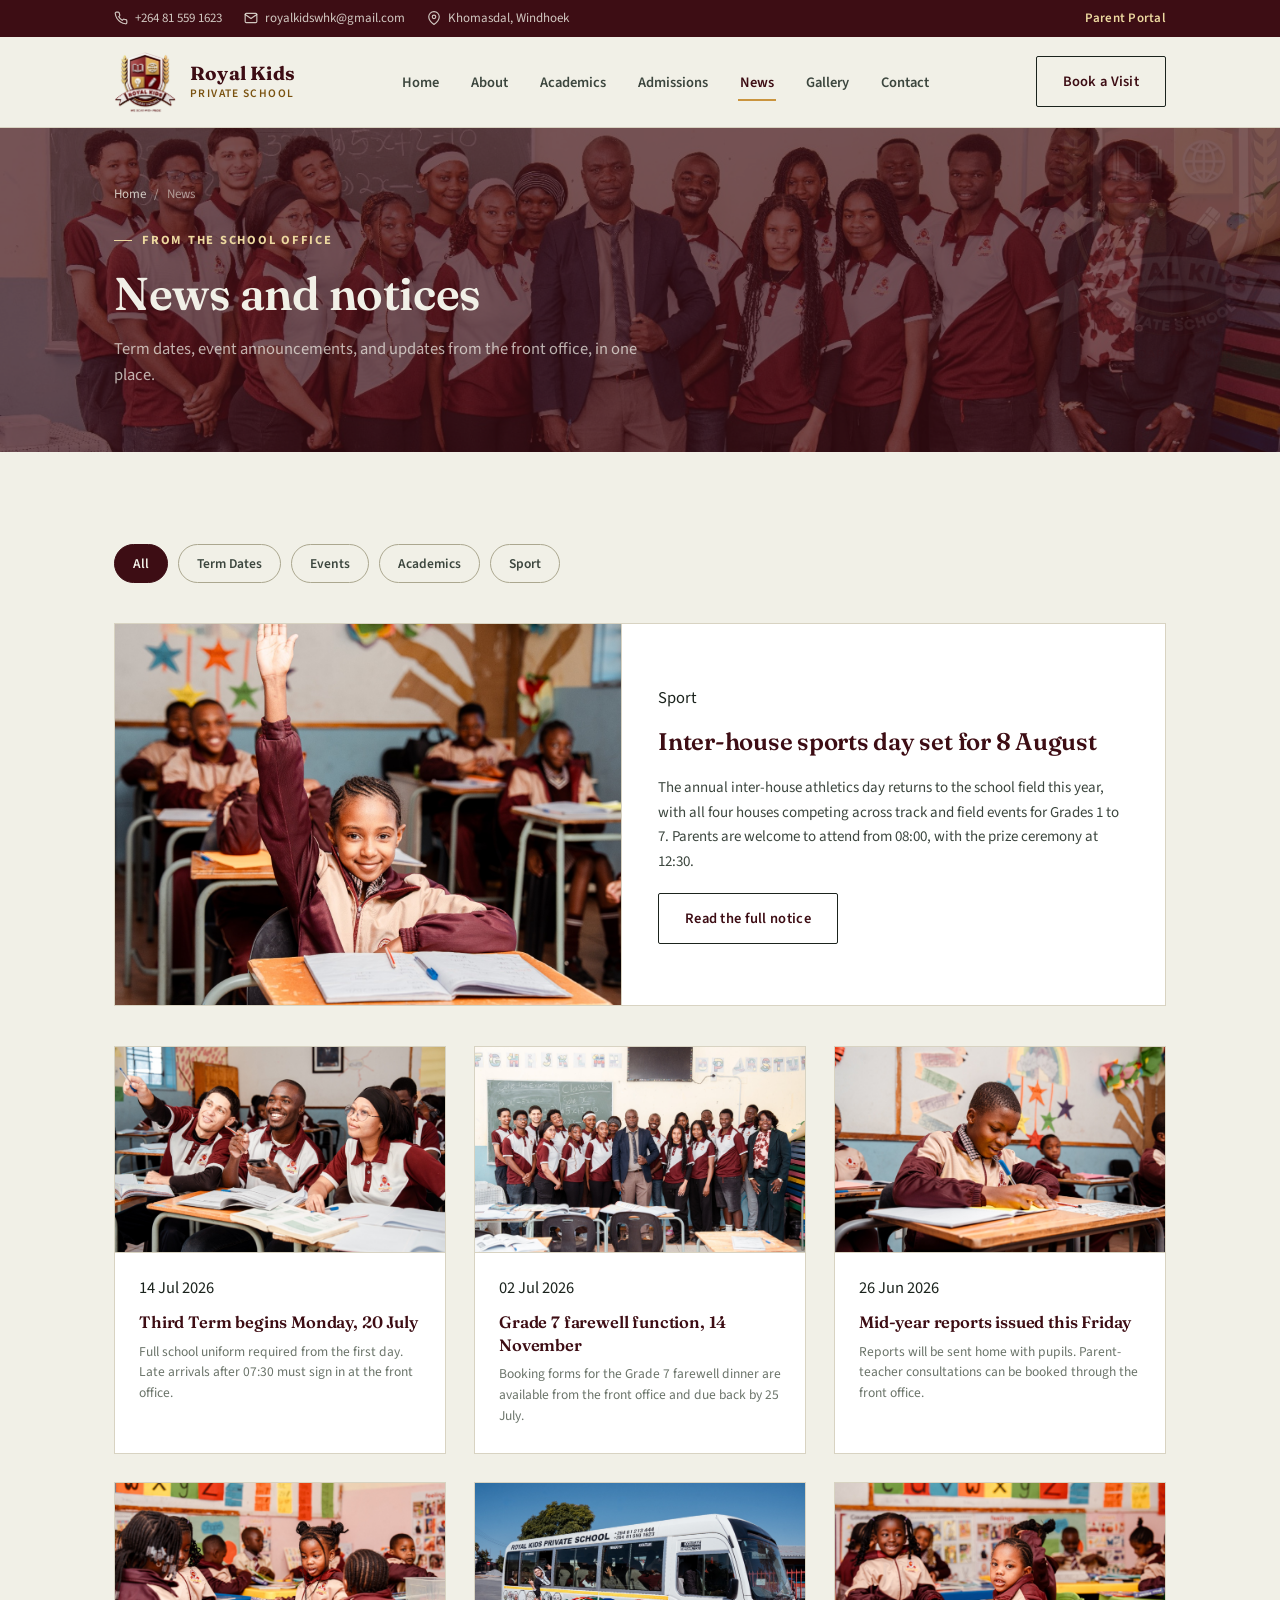
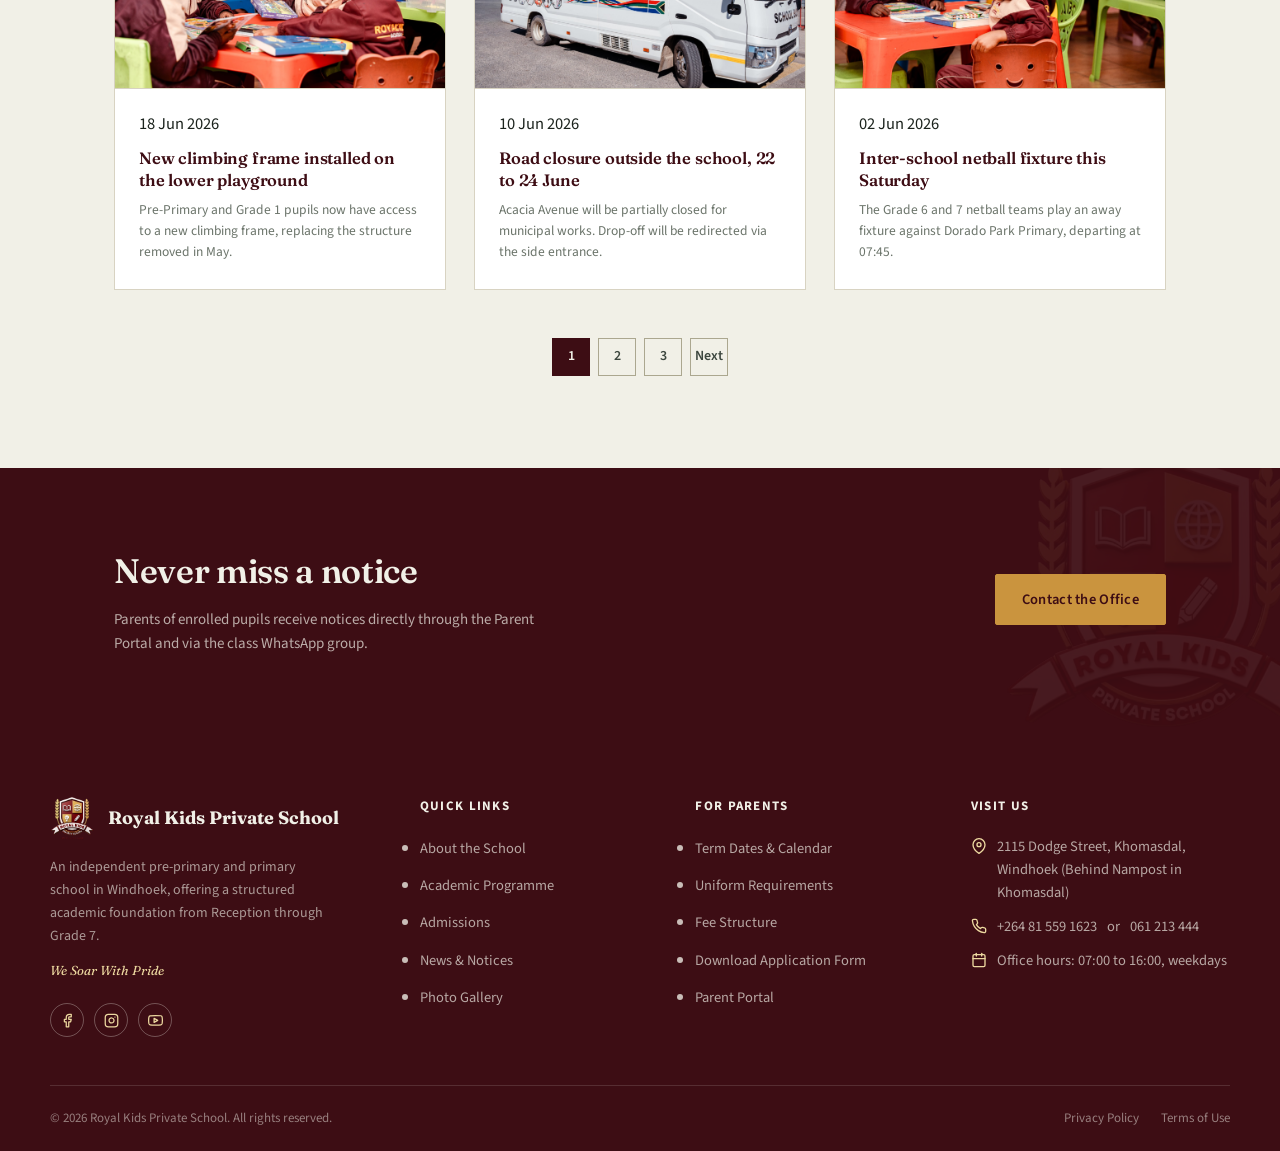
<file: pages/news.html>
<!DOCTYPE html>
<html lang="en">
<head>
<meta charset="UTF-8">
<meta name="viewport" content="width=device-width, initial-scale=1.0">
<title>News &amp; Notices | Royal Kids Private School</title>
<meta name="description" content="Latest news, events, and notices from Royal Kids Private School in Windhoek, Namibia.">
<link rel="preconnect" href="https://fonts.googleapis.com">
<link rel="preconnect" href="https://fonts.gstatic.com" crossorigin>
<link href="https://fonts.googleapis.com/css2?family=Fraunces:ital,opsz,wght@0,9..144,400;0,9..144,500;0,9..144,600;0,9..144,700;1,9..144,500&family=Source+Sans+3:wght@400;500;600;700&display=swap" rel="stylesheet">
<link rel="icon" type="image/png" href="../images/royal-logo.png">
<link rel="stylesheet" href="../css/tokens.css">
<link rel="stylesheet" href="../css/layout.css">
<link rel="stylesheet" href="../css/page.css">
</head>
<body>

<div class="topbar">
  <div class="container">
    <div class="topbar-contact">
      <a href="tel:+264815591623">
        <svg class="icon" viewBox="0 0 24 24" stroke-width="2" stroke-linecap="round" stroke-linejoin="round"><path d="M22 16.92v3a2 2 0 0 1-2.18 2 19.79 19.79 0 0 1-8.63-3.07 19.5 19.5 0 0 1-6-6 19.79 19.79 0 0 1-3.07-8.67A2 2 0 0 1 4.11 2h3a2 2 0 0 1 2 1.72c.127.96.361 1.903.7 2.81a2 2 0 0 1-.45 2.11L8.09 9.91a16 16 0 0 0 6 6l1.27-1.27a2 2 0 0 1 2.11-.45c.907.339 1.85.573 2.81.7A2 2 0 0 1 22 16.92z"/></svg>
        +264 81 559 1623
      </a>
      <a href="mailto:royalkidswhk@gmail.com">
        <svg class="icon" viewBox="0 0 24 24" stroke-width="2" stroke-linecap="round" stroke-linejoin="round"><path d="M4 4h16c1.1 0 2 .9 2 2v12c0 1.1-.9 2-2 2H4c-1.1 0-2-.9-2-2V6c0-1.1.9-2 2-2z"/><polyline points="22,6 12,13 2,6"/></svg>
        royalkidswhk@gmail.com
      </a>
      <span>
        <svg class="icon" viewBox="0 0 24 24" stroke-width="2" stroke-linecap="round" stroke-linejoin="round"><path d="M21 10c0 7-9 13-9 13s-9-6-9-13a9 9 0 1 1 18 0z"/><circle cx="12" cy="10" r="3"/></svg>
        Khomasdal, Windhoek
      </span>
    </div>
    <div class="topbar-portal">
      <a href="#">Parent Portal</a>
    </div>
  </div>
</div>

<header class="site-header">
  <div class="container">
    <a href="../index.html" class="brand">
      <img src="../images/royal-logo.png" alt="Royal Kids Private School crest" class="brand-mark">
      <span class="brand-name">
        <strong>Royal Kids</strong>
        <span>Private School</span>
      </span>
    </a>
    <nav class="main-nav" aria-label="Primary">
      <ul>
        <li><a href="../index.html">Home</a></li>
        <li><a href="about.html">About</a></li>
        <li><a href="academics.html">Academics</a></li>
        <li><a href="admissions.html">Admissions</a></li>
        <li><a href="news.html" aria-current="page">News</a></li>
        <li><a href="gallery.html">Gallery</a></li>
        <li><a href="contact.html">Contact</a></li>
      </ul>
    </nav>
    <div class="nav-cta">
      <a href="admissions.html" class="btn btn-outline">Book a Visit</a>
      <button class="nav-toggle" aria-label="Open menu" aria-expanded="false" id="navToggle">
        <svg class="icon" viewBox="0 0 24 24" stroke-width="2" stroke-linecap="round" stroke-linejoin="round"><line x1="3" y1="12" x2="21" y2="12"/><line x1="3" y1="6" x2="21" y2="6"/><line x1="3" y1="18" x2="21" y2="18"/></svg>
      </button>
    </div>
  </div>
  <nav class="mobile-nav" id="mobileNav" aria-label="Mobile">
    <ul>
      <li><a href="../index.html">Home</a></li>
      <li><a href="about.html">About</a></li>
      <li><a href="academics.html">Academics</a></li>
      <li><a href="admissions.html">Admissions</a></li>
      <li><a href="news.html">News</a></li>
      <li><a href="gallery.html">Gallery</a></li>
      <li><a href="contact.html">Contact</a></li>
    </ul>
    <div class="mobile-cta">
      <a href="admissions.html" class="btn btn-primary" style="width:100%; justify-content:center;">Book a Visit</a>
    </div>
  </nav>
</header>

<main>

  <section class="page-hero">
    <img src="../images/photos/photo-news-farewell.jpg" alt="" class="page-hero-photo">
    <img src="../images/royal-logo.png" alt="" class="page-hero-watermark">
    <div class="container">
      <div class="breadcrumb"><a href="../index.html">Home</a> <span>/</span> <span>News</span></div>
      <span class="eyebrow">From the School Office</span>
      <h1>News and notices</h1>
      <p>Term dates, event announcements, and updates from the front office, in one place.</p>
    </div>
  </section>

  <section class="section">
    <div class="container">

      <div class="news-filter">
        <button class="is-active">All</button>
        <button>Term Dates</button>
        <button>Events</button>
        <button>Academics</button>
        <button>Sport</button>
      </div>

      <div class="news-feature">
        <div class="news-feature-media">
          <img src="../images/photos/photo-news-sport-field.jpg" alt="A Royal Kids pupil raises her hand to answer a question in class">
        </div>
        <div class="news-feature-body">
          <span class="notice-tag" style="width: fit-content;">Sport</span>
          <h3>Inter-house sports day set for 8 August</h3>
          <p>The annual inter-house athletics day returns to the school field this year, with all four houses competing across track and field events for Grades 1 to 7. Parents are welcome to attend from 08:00, with the prize ceremony at 12:30.</p>
          <a href="#" class="btn btn-outline" style="width: fit-content;">Read the full notice</a>
        </div>
      </div>

      <div class="news-grid">
        <div class="news-card">
          <div class="news-card-media"><img src="../images/photos/photo-news-classroom.jpg" alt="Royal Kids pupils at their desks in a classroom at the start of the new school term"></div>
          <div class="news-card-body">
            <span class="notice-date">14 Jul 2026</span>
            <h4>Third Term begins Monday, 20 July</h4>
            <p>Full school uniform required from the first day. Late arrivals after 07:30 must sign in at the front office.</p>
          </div>
        </div>
        <div class="news-card">
          <div class="news-card-media"><img src="../images/photos/photo-news-farewell.jpg" alt="Royal Kids pupils and staff gathered together in a classroom"></div>
          <div class="news-card-body">
            <span class="notice-date">02 Jul 2026</span>
            <h4>Grade 7 farewell function, 14 November</h4>
            <p>Booking forms for the Grade 7 farewell dinner are available from the front office and due back by 25 July.</p>
          </div>
        </div>
        <div class="news-card">
          <div class="news-card-media"><img src="../images/photos/photo-news-reports.jpg" alt="A Royal Kids pupil focused on written work at a school desk"></div>
          <div class="news-card-body">
            <span class="notice-date">26 Jun 2026</span>
            <h4>Mid-year reports issued this Friday</h4>
            <p>Reports will be sent home with pupils. Parent-teacher consultations can be booked through the front office.</p>
          </div>
        </div>
        <div class="news-card">
          <div class="news-card-media"><img src="../images/photos/photo-news-playground.jpg" alt="Royal Kids pupils playing with puzzles and books in the classroom"></div>
          <div class="news-card-body">
            <span class="notice-date">18 Jun 2026</span>
            <h4>New climbing frame installed on the lower playground</h4>
            <p>Pre-Primary and Grade 1 pupils now have access to a new climbing frame, replacing the structure removed in May.</p>
          </div>
        </div>
        <div class="news-card">
          <div class="news-card-media"><img src="../images/photos/photo-news-building.jpg" alt="The Royal Kids Private School bus outside the school campus"></div>
          <div class="news-card-body">
            <span class="notice-date">10 Jun 2026</span>
            <h4>Road closure outside the school, 22 to 24 June</h4>
            <p>Acacia Avenue will be partially closed for municipal works. Drop-off will be redirected via the side entrance.</p>
          </div>
        </div>
        <div class="news-card">
          <div class="news-card-media"><img src="../images/photos/photo-news-netball.jpg" alt="Royal Kids pupils working together in the classroom"></div>
          <div class="news-card-body">
            <span class="notice-date">02 Jun 2026</span>
            <h4>Inter-school netball fixture this Saturday</h4>
            <p>The Grade 6 and 7 netball teams play an away fixture against Dorado Park Primary, departing at 07:45.</p>
          </div>
        </div>
      </div>

      <div class="pagination">
        <a href="#" class="is-active">1</a>
        <a href="#">2</a>
        <a href="#">3</a>
        <a href="#">Next</a>
      </div>

    </div>
  </section>

  <section class="cta-band">
    <img src="../images/royal-logo.png" alt="" class="cta-band-watermark">
    <div class="container">
      <div>
        <h2>Never miss a notice</h2>
        <p>Parents of enrolled pupils receive notices directly through the Parent Portal and via the class WhatsApp group.</p>
      </div>
      <div class="cta-band-actions">
        <a href="contact.html" class="btn btn-on-dark">Contact the Office</a>
      </div>
    </div>
  </section>

</main>

<footer class="site-footer">
  <div class="container footer-top">
    <div class="footer-brand">
      <div class="footer-brand-row">
        <img src="../images/royal-logo.png" alt="Royal Kids Private School crest" class="brand-mark">
        <strong>Royal Kids Private School</strong>
      </div>
      <p class="footer-tagline">An independent pre-primary and primary school in Windhoek, offering a structured academic foundation from Reception through Grade 7.</p>
      <p class="footer-soar">We Soar With Pride</p>
      <div class="footer-social">
        <a href="#" aria-label="Facebook"><svg class="icon" viewBox="0 0 24 24" stroke-width="2" stroke-linecap="round" stroke-linejoin="round"><path d="M18 2h-3a5 5 0 00-5 5v3H7v4h3v8h4v-8h3l1-4h-4V7a1 1 0 011-1h3z"/></svg></a>
        <a href="#" aria-label="Instagram"><svg class="icon" viewBox="0 0 24 24" stroke-width="2" stroke-linecap="round" stroke-linejoin="round"><rect x="2" y="2" width="20" height="20" rx="5"/><path d="M16 11.37A4 4 0 1112.63 8 4 4 0 0116 11.37z"/><line x1="17.5" y1="6.5" x2="17.51" y2="6.5"/></svg></a>
        <a href="#" aria-label="YouTube"><svg class="icon" viewBox="0 0 24 24" stroke-width="2" stroke-linecap="round" stroke-linejoin="round"><path d="M22.54 6.42a2.78 2.78 0 00-1.94-2C18.88 4 12 4 12 4s-6.88 0-8.6.46a2.78 2.78 0 00-1.94 2A29 29 0 001 11.75a29 29 0 00.46 5.33A2.78 2.78 0 003.4 19c1.72.46 8.6.46 8.6.46s6.88 0 8.6-.46a2.78 2.78 0 001.94-2 29 29 0 00.46-5.25 29 29 0 00-.46-5.33z"/><polygon points="9.75,15.02 15.5,11.75 9.75,8.48"/></svg></a>
      </div>
    </div>
    <div class="footer-col">
      <h4>Quick Links</h4>
      <ul>
        <li><a href="about.html">About the School</a></li>
        <li><a href="academics.html">Academic Programme</a></li>
        <li><a href="admissions.html">Admissions</a></li>
        <li><a href="news.html">News &amp; Notices</a></li>
        <li><a href="gallery.html">Photo Gallery</a></li>
      </ul>
    </div>
    <div class="footer-col">
      <h4>For Parents</h4>
      <ul>
        <li><a href="#">Term Dates &amp; Calendar</a></li>
        <li><a href="#">Uniform Requirements</a></li>
        <li><a href="#">Fee Structure</a></li>
        <li><a href="../documents/royal-kids-2027-application-form.pdf" download>Download Application Form</a></li>
        <li><a href="#">Parent Portal</a></li>
      </ul>
    </div>
    <div class="footer-col">
      <h4>Visit Us</h4>
      <ul class="footer-contact">
        <li>
          <svg class="icon" viewBox="0 0 24 24" stroke-width="2" stroke-linecap="round" stroke-linejoin="round"><path d="M21 10c0 7-9 13-9 13s-9-6-9-13a9 9 0 1118 0z"/><circle cx="12" cy="10" r="3"/></svg>
          2115 Dodge Street, Khomasdal, Windhoek (Behind Nampost in Khomasdal)
        </li>
        <li>
          <svg class="icon" viewBox="0 0 24 24" stroke-width="2" stroke-linecap="round" stroke-linejoin="round"><path d="M22 16.92v3a2 2 0 01-2.18 2 19.79 19.79 0 01-8.63-3.07 19.5 19.5 0 01-6-6 19.79 19.79 0 01-3.07-8.67A2 2 0 014.11 2h3a2 2 0 012 1.72c.127.96.361 1.903.7 2.81a2 2 0 01-.45 2.11L8.09 9.91a16 16 0 006 6l1.27-1.27a2 2 0 012.11-.45c.907.339 1.85.573 2.81.7A2 2 0 0122 16.92z"/></svg>
          <a href="tel:+264815591623">+264 81 559 1623</a> or <a href="tel:+264612134444">061 213 444</a>
        </li>
        <li>
          <svg class="icon" viewBox="0 0 24 24" stroke-width="2" stroke-linecap="round" stroke-linejoin="round"><rect x="3" y="4" width="18" height="18" rx="2"/><line x1="16" y1="2" x2="16" y2="6"/><line x1="8" y1="2" x2="8" y2="6"/><line x1="3" y1="10" x2="21" y2="10"/></svg>
          Office hours: 07:00 to 16:00, weekdays
        </li>
      </ul>
    </div>
  </div>
  <div class="container footer-bottom">
    <span>&copy; 2026 Royal Kids Private School. All rights reserved.</span>
    <div class="footer-bottom-links">
      <a href="#">Privacy Policy</a>
      <a href="#">Terms of Use</a>
    </div>
  </div>
</footer>

<script src="../js/main.js"></script>
</body>
</html>
</file>
<file: css/tokens.css>
/* ============================================================
   ROYAL KIDS PRIVATE SCHOOL — DESIGN TOKENS
   A traditional, editorial school identity: maroon and gold,
   warm paper ground.
   No gradients. No drop-shadows-as-decoration. Hairline rules
   throughout, in the spirit of a certificate or report card.
   ============================================================ */

:root {
  /* ---- Color: brand ---- */
  --forest-900: #3D0D14;   /* deepest maroon, nav/footer ground */
  --forest-700: #861C2A;   /* primary brand maroon */
  --forest-600: #9E2333;   /* lighter step, hovers */
  --forest-100: #F5ECED;   /* pale maroon wash for sections */

  --brass-700:  #7A5210;   /* deep gold, text-on-paper accent */
  --brass-500:  #CA943E;   /* primary gold accent */
  --brass-200:  #EDD9A0;   /* pale gold wash */

  --maroon-700: #3A0B14;   /* deep secondary, distinct from primary */
  --maroon-500: #521220;

  /* ---- Color: neutrals ---- */
  --paper:      #f1f0e7;   /* warm sage-tinted paper, page ground */
  --paper-raised: #ffffff; /* cards/panels above paper */
  --ink-900:    #1b231d;   /* near-black, warm green-cast, body text */
  --ink-700:    #3c463e;   /* secondary text */
  --ink-500:    #6b746a;   /* tertiary / muted text */
  --line:       #d8d3c2;   /* hairline borders on paper */
  --line-deep:  #aba78f;   /* slightly stronger hairline */

  /* ---- Type ---- */
  --font-display: "Fraunces", "Iowan Old Style", Georgia, serif;
  --font-body: "Source Sans 3", "Segoe UI", system-ui, sans-serif;

  /* ---- Scale ---- */
  --radius-sm: 2px;
  --radius-md: 3px;

  /* ---- Shadow: used only for true elevation, never decoration ---- */
  --shadow-card: 0 1px 2px rgba(61, 13, 20, 0.06), 0 6px 16px rgba(61, 13, 20, 0.07);

  /* ---- Layout ---- */
  --container: 1180px;
  --container-narrow: 760px;
  --gutter: clamp(20px, 5vw, 64px);
}

* { box-sizing: border-box; }

html {
  scroll-behavior: smooth;
}

@media (prefers-reduced-motion: reduce) {
  html { scroll-behavior: auto; }
  *, *::before, *::after {
    animation-duration: 0.001ms !important;
    animation-iteration-count: 1 !important;
    transition-duration: 0.001ms !important;
  }
}

body {
  margin: 0;
  font-family: var(--font-body);
  background: var(--paper);
  color: var(--ink-900);
  font-size: 16.5px;
  line-height: 1.6;
  -webkit-font-smoothing: antialiased;
}

img { max-width: 100%; display: block; }

a { color: inherit; text-decoration: none; }

h1, h2, h3, h4 {
  font-family: var(--font-display);
  font-weight: 600;
  margin: 0;
  color: var(--forest-900);
  letter-spacing: -0.01em;
}

p { margin: 0; }

ul { margin: 0; padding: 0; }

button { font-family: inherit; cursor: pointer; }

:focus-visible {
  outline: 2px solid var(--brass-700);
  outline-offset: 3px;
}

.container {
  max-width: var(--container);
  margin: 0 auto;
  padding-inline: var(--gutter);
}

.container-narrow {
  max-width: var(--container-narrow);
  margin: 0 auto;
  padding-inline: var(--gutter);
}

/* ---- Eyebrow label: used only where it encodes a real category ---- */
.eyebrow {
  display: inline-flex;
  align-items: center;
  gap: 10px;
  font-family: var(--font-body);
  font-size: 12.5px;
  font-weight: 700;
  letter-spacing: 0.14em;
  text-transform: uppercase;
  color: var(--brass-700);
}

.eyebrow::before {
  content: "";
  width: 18px;
  height: 1px;
  background: var(--brass-700);
  display: inline-block;
}

/* ---- Double rule: the recurring section-divider signature ---- */
.ledger-rule {
  height: 9px;
  border-top: 1px solid var(--line-deep);
  border-bottom: 1px solid var(--line-deep);
}

.ledger-rule--brass {
  border-color: var(--brass-500);
  opacity: 0.6;
}

/* ---- Buttons ---- */
.btn {
  display: inline-flex;
  align-items: center;
  gap: 10px;
  font-family: var(--font-body);
  font-weight: 600;
  font-size: 14.5px;
  letter-spacing: 0.02em;
  padding: 13px 26px;
  border-radius: var(--radius-sm);
  border: 1px solid transparent;
  transition: background 160ms ease, color 160ms ease, border-color 160ms ease;
  white-space: nowrap;
}

.btn-primary {
  background: var(--forest-700);
  color: var(--paper);
  border-color: var(--forest-700);
}
.btn-primary:hover { background: var(--forest-600); }

.btn-outline {
  background: transparent;
  color: var(--forest-900);
  border-color: var(--ink-900);
}
.btn-outline:hover {
  background: var(--forest-900);
  color: var(--paper);
  border-color: var(--forest-900);
}

.btn-on-dark {
  background: var(--brass-500);
  color: var(--forest-900);
  border-color: var(--brass-500);
}
.btn-on-dark:hover { background: var(--brass-200); }

.btn-ghost-on-dark {
  background: transparent;
  color: var(--paper);
  border-color: rgba(241, 240, 231, 0.45);
}
.btn-ghost-on-dark:hover {
  border-color: var(--paper);
  background: rgba(241, 240, 231, 0.08);
}

.btn svg { width: 16px; height: 16px; flex-shrink: 0; }

/* ---- Icon sizing helper ---- */
.icon { width: 22px; height: 22px; stroke: currentColor; fill: none; }
</file>
<file: css/layout.css>
/* ============================================================
   SITE HEADER / NAVIGATION
   ============================================================ */

.topbar {
  background: var(--forest-900);
  color: var(--paper);
  font-size: 13px;
}

.topbar .container {
  display: flex;
  align-items: center;
  justify-content: space-between;
  padding-top: 8px;
  padding-bottom: 8px;
  flex-wrap: wrap;
  gap: 8px;
}

.topbar-contact {
  display: flex;
  gap: 22px;
  flex-wrap: wrap;
}

.topbar-contact a,
.topbar-contact span {
  display: inline-flex;
  align-items: center;
  gap: 7px;
  color: rgba(241, 240, 231, 0.82);
  transition: color 150ms ease;
}

.topbar-contact a:hover { color: var(--brass-200); }

.topbar-contact .icon { width: 14px; height: 14px; }

@media (max-width: 700px) {
  .topbar-contact a[href^="mailto"],
  .topbar-contact span { display: none; }
}

.topbar-portal a {
  color: var(--brass-200);
  font-weight: 600;
  letter-spacing: 0.02em;
}

.site-header {
  background: var(--paper);
  border-bottom: 1px solid var(--line);
  position: sticky;
  top: 0;
  z-index: 50;
}

.site-header .container {
  display: flex;
  align-items: center;
  justify-content: space-between;
  padding-top: 14px;
  padding-bottom: 14px;
  gap: 24px;
}

.brand {
  display: flex;
  align-items: center;
  gap: 14px;
}

.brand-mark { width: 62px; height: 62px; flex-shrink: 0; }

.brand-name {
  display: flex;
  flex-direction: column;
  line-height: 1.15;
}

.brand-name strong {
  font-family: var(--font-display);
  font-size: 19px;
  font-weight: 700;
  color: var(--forest-900);
  letter-spacing: 0.01em;
}

.brand-name span {
  font-size: 11.5px;
  letter-spacing: 0.12em;
  text-transform: uppercase;
  color: var(--brass-700);
  font-weight: 600;
  margin-top: 2px;
}

.main-nav {
  display: flex;
  align-items: center;
  gap: 30px;
}

.main-nav ul {
  display: flex;
  gap: 28px;
  list-style: none;
}

.main-nav a {
  font-size: 14.5px;
  font-weight: 600;
  color: var(--ink-700);
  padding: 6px 2px;
  border-bottom: 2px solid transparent;
  transition: color 150ms ease, border-color 150ms ease;
}

.main-nav a:hover,
.main-nav a[aria-current="page"] {
  color: var(--forest-900);
  border-bottom-color: var(--brass-500);
}

.nav-cta { display: flex; align-items: center; gap: 12px; }

.nav-toggle {
  display: none;
  background: transparent;
  border: 1px solid var(--line-deep);
  border-radius: var(--radius-sm);
  width: 42px;
  height: 38px;
  align-items: center;
  justify-content: center;
}

.nav-toggle .icon { width: 20px; height: 20px; color: var(--forest-900); }

@media (max-width: 900px) {
  .main-nav { display: none; }
  .nav-toggle { display: flex; }
  .nav-cta .btn-outline { display: none; }
}

.mobile-nav {
  display: none;
  background: var(--paper);
  border-bottom: 1px solid var(--line);
}

.mobile-nav.is-open { display: block; }

.mobile-nav ul {
  list-style: none;
  display: flex;
  flex-direction: column;
}

.mobile-nav a {
  display: block;
  padding: 14px var(--gutter);
  font-size: 15px;
  font-weight: 600;
  color: var(--ink-700);
  border-top: 1px solid var(--line);
}

.mobile-nav .mobile-cta {
  padding: 16px var(--gutter) 20px;
  border-top: 1px solid var(--line);
}

/* ============================================================
   SITE FOOTER
   ============================================================ */

.site-footer {
  background: var(--forest-900);
  color: rgba(241, 240, 231, 0.78);
}

.footer-top {
  padding: 64px 0 48px;
  display: grid;
  grid-template-columns: 1.4fr 1fr 1fr 1.1fr;
  gap: 40px;
}

@media (max-width: 880px) {
  .footer-top { grid-template-columns: 1fr 1fr; row-gap: 36px; }
}
@media (max-width: 560px) {
  .footer-top { grid-template-columns: 1fr; }
}

.footer-brand .brand-mark { width: 44px; height: 44px; }

.footer-brand {
  display: flex;
  flex-direction: column;
  gap: 16px;
}

.footer-brand-row { display: flex; align-items: center; gap: 14px; }

.footer-brand-row strong {
  font-family: var(--font-display);
  font-size: 18px;
  color: var(--paper);
}

.footer-tagline {
  font-size: 14px;
  line-height: 1.65;
  max-width: 280px;
  color: rgba(241, 240, 231, 0.62);
}

.footer-soar {
  font-family: var(--font-display);
  font-style: italic;
  font-size: 13px;
  color: var(--brass-200);
  margin-top: -4px;
}

.footer-social {
  display: flex;
  gap: 10px;
  margin-top: 6px;
}

.footer-social a {
  width: 34px;
  height: 34px;
  border: 1px solid rgba(241, 240, 231, 0.3);
  border-radius: 50%;
  display: flex;
  align-items: center;
  justify-content: center;
  transition: border-color 150ms ease, background 150ms ease;
}

.footer-social a:hover {
  border-color: var(--brass-500);
  background: rgba(202, 148, 62, 0.15);
}

.footer-social .icon { width: 15px; height: 15px; color: var(--brass-200); }

.footer-col h4 {
  font-family: var(--font-body);
  color: var(--paper);
  font-size: 13px;
  font-weight: 700;
  letter-spacing: 0.1em;
  text-transform: uppercase;
  margin-bottom: 18px;
}

.footer-col ul { display: flex; flex-direction: column; gap: 11px; }

.footer-col a {
  font-size: 14.5px;
  color: rgba(241, 240, 231, 0.68);
  transition: color 150ms ease;
}

.footer-col a:hover { color: var(--brass-200); }

.footer-contact li {
  display: flex;
  align-items: flex-start;
  gap: 10px;
  font-size: 14.5px;
  color: rgba(241, 240, 231, 0.68);
}

.footer-contact .icon { width: 16px; height: 16px; flex-shrink: 0; margin-top: 3px; color: var(--brass-200); }

.footer-bottom {
  border-top: 1px solid rgba(241, 240, 231, 0.14);
  padding: 22px 0;
  display: flex;
  justify-content: space-between;
  align-items: center;
  flex-wrap: wrap;
  gap: 10px;
  font-size: 13px;
  color: rgba(241, 240, 231, 0.5);
}

.footer-bottom-links { display: flex; gap: 22px; }
.footer-bottom-links a:hover { color: var(--brass-200); }

/* ============================================================
   CTA BAND (used across all pages)
   ============================================================ */

.cta-band {
  background: var(--forest-900);
  color: var(--paper);
  position: relative;
  overflow: hidden;
}

.cta-band .container {
  padding-top: 76px;
  padding-bottom: 76px;
  display: flex;
  justify-content: space-between;
  align-items: center;
  gap: 36px;
  flex-wrap: wrap;
  position: relative;
  z-index: 1;
}

.cta-band h2 {
  color: var(--paper);
  font-size: clamp(26px, 3vw, 34px);
  max-width: 480px;
  margin-bottom: 10px;
}

.cta-band p { color: rgba(241, 240, 231, 0.7); font-size: 15px; max-width: 460px; }

.cta-band-actions { display: flex; gap: 14px; flex-wrap: wrap; }

.cta-band-watermark {
  position: absolute;
  right: -40px;
  top: 50%;
  transform: translateY(-50%);
  width: 320px;
  height: 320px;
  opacity: 0.06;
  pointer-events: none;
}

@media (max-width: 700px) {
  .cta-band-watermark { display: none; }
}
</file>
<file: css/home.css>
/* ============================================================
   HOME — HERO
   Full-bleed photo slideshow, photos shown as-is (no color tint).
   Copy sits directly on the photo (no solid card).
   ============================================================ */

.hero {
  position: relative;
  overflow: hidden;
  min-height: 580px;
  display: flex;
  align-items: center;
}

.hero-slideshow {
  position: absolute;
  inset: 0;
  z-index: 0;
}

.hero-slide {
  position: absolute;
  inset: 0;
  opacity: 0;
  transition: opacity 1.2s ease;
}

.hero-slide.is-active { opacity: 1; }

.hero-slide img {
  width: 100%;
  height: 100%;
  display: block;
  object-fit: cover;
}

.hero-indicators {
  position: absolute;
  bottom: 22px;
  right: 28px;
  z-index: 2;
  display: flex;
  gap: 8px;
}

.hero-indicator {
  width: 7px;
  height: 7px;
  padding: 0;
  border: 1px solid rgba(241, 240, 231, 0.7);
  background: transparent;
  cursor: pointer;
  flex-shrink: 0;
}

.hero-indicator.is-active { background: var(--paper); }

.hero .container {
  position: relative;
  z-index: 2;
  display: grid;
  grid-template-columns: 1fr 0.92fr;
  gap: 56px;
  align-items: center;
  padding-top: 56px;
  padding-bottom: 56px;
}

@media (max-width: 980px) {
  .hero { min-height: auto; }
  .hero .container { grid-template-columns: 1fr; gap: 0; padding-top: 40px; padding-bottom: 40px; }
}

.hero-copy {
  background: transparent;
  padding: 44px 0;
}

.hero-copy .eyebrow { color: var(--brass-200); margin-bottom: 22px; }
.hero-copy .eyebrow::before { background: var(--brass-200); }

.hero-copy h1 {
  color: var(--paper);
  font-size: clamp(36px, 4.6vw, 58px);
  line-height: 1.06;
  margin-bottom: 22px;
  text-shadow: 0 2px 10px rgba(27, 12, 8, 0.35);
}

.hero-copy h1 em {
  font-style: italic;
  color: var(--brass-200);
}

.hero-copy p.lede {
  font-size: 18px;
  line-height: 1.65;
  color: rgba(241, 240, 231, 0.88);
  max-width: 480px;
  margin-bottom: 34px;
}

.hero-actions {
  display: flex;
  gap: 14px;
  flex-wrap: wrap;
  margin-bottom: 38px;
}

.hero-meta {
  display: flex;
  gap: 30px;
  flex-wrap: wrap;
  padding-top: 26px;
  border-top: 1px solid rgba(241, 240, 231, 0.25);
}

.hero-meta-item strong {
  display: block;
  font-family: var(--font-display);
  font-size: 24px;
  color: var(--paper);
}

.hero-meta-item span {
  font-size: 12.5px;
  letter-spacing: 0.06em;
  text-transform: uppercase;
  color: rgba(241, 240, 231, 0.62);
}

/* ============================================================
   CREDENTIALS STRIP
   ============================================================ */

.credentials {
  background: var(--forest-900);
  color: var(--paper);
}

.credentials .container {
  display: flex;
  justify-content: space-between;
  align-items: center;
  flex-wrap: wrap;
  gap: 22px;
  padding-top: 26px;
  padding-bottom: 26px;
}

.credential-item {
  display: flex;
  align-items: center;
  gap: 12px;
  font-size: 13.5px;
  color: rgba(241, 240, 231, 0.85);
}

.credential-item .icon { width: 19px; height: 19px; color: var(--brass-200); }

.credential-item strong { color: var(--paper); font-weight: 700; }

/* ============================================================
   SECTION SCAFFOLDING
   ============================================================ */

.section { padding: 92px 0; }
.section--tight { padding: 72px 0; }
.section--alt { background: var(--forest-100); }

.section-head {
  max-width: 660px;
  margin-bottom: 52px;
}

.section-head .eyebrow { margin-bottom: 16px; }

.section-head h2 {
  font-size: clamp(28px, 3.2vw, 38px);
  line-height: 1.16;
  margin-bottom: 14px;
}

.section-head p {
  font-size: 16.5px;
  color: var(--ink-700);
  line-height: 1.65;
}

.section-head--center { margin-inline: auto; text-align: center; }
.section-head--row {
  display: flex;
  justify-content: space-between;
  align-items: flex-end;
  gap: 24px;
  flex-wrap: wrap;
}

/* ============================================================
   PILLARS (three philosophy pillars — not numbered, since
   they are not a sequence, just three coequal commitments)
   ============================================================ */

.pillars {
  display: grid;
  grid-template-columns: repeat(3, 1fr);
  gap: 1px;
  background: var(--line);
  border: 1px solid var(--line);
}

@media (max-width: 820px) {
  .pillars { grid-template-columns: 1fr; }
}

.pillar {
  background: var(--paper-raised);
  padding: 40px 36px;
}

.pillar-icon {
  width: 52px;
  height: 52px;
  border: 1px solid var(--brass-500);
  border-radius: 50%;
  display: flex;
  align-items: center;
  justify-content: center;
  margin-bottom: 24px;
}

.pillar-icon .icon { width: 24px; height: 24px; color: var(--forest-700); }

.pillar h3 {
  font-size: 20px;
  margin-bottom: 12px;
}

.pillar p {
  font-size: 15px;
  color: var(--ink-700);
  line-height: 1.65;
}

/* ============================================================
   PROGRAMME PHASES (academic stages)
   ============================================================ */

.phases {
  display: grid;
  grid-template-columns: repeat(3, 1fr);
  gap: 26px;
}

@media (max-width: 880px) {
  .phases { grid-template-columns: 1fr; }
}

.phase-card {
  background: var(--paper-raised);
  border: 1px solid var(--line);
  display: flex;
  flex-direction: column;
}

.phase-card-head {
  padding: 28px 28px 22px;
  border-bottom: 1px solid var(--line);
}

.phase-age {
  font-size: 12px;
  font-weight: 700;
  letter-spacing: 0.08em;
  text-transform: uppercase;
  color: var(--brass-700);
  margin-bottom: 8px;
  display: block;
}

.phase-card-head h3 { font-size: 21px; }

.phase-card-body { padding: 22px 28px 28px; flex: 1; display: flex; flex-direction: column; }

.phase-card-body p {
  font-size: 14.5px;
  color: var(--ink-700);
  line-height: 1.6;
  margin-bottom: 18px;
}

.phase-list {
  list-style: none;
  display: flex;
  flex-direction: column;
  gap: 10px;
  margin-top: auto;
}

.phase-list li {
  display: flex;
  align-items: flex-start;
  gap: 10px;
  font-size: 13.5px;
  color: var(--ink-700);
}

.phase-list .icon { width: 15px; height: 15px; color: var(--forest-700); margin-top: 3px; flex-shrink: 0; }

/* ============================================================
   CAMPUS LIFE — gallery composition
   ============================================================ */

.campus-grid {
  display: grid;
  grid-template-columns: 1.3fr 1fr;
  gap: 18px;
}

@media (max-width: 760px) {
  .campus-grid { grid-template-columns: 1fr; }
}

.campus-feature {
  border: 1px solid var(--line-deep);
  background: var(--paper-raised);
  overflow: hidden;
  aspect-ratio: 600 / 630;
}

.campus-feature img, .campus-tile img { width: 100%; height: 100%; display: block; object-fit: cover; }

.campus-side {
  display: grid;
  grid-template-rows: 1fr 1fr;
  gap: 18px;
}

.campus-tile {
  border: 1px solid var(--line-deep);
  background: var(--paper-raised);
  overflow: hidden;
  aspect-ratio: 700 / 460;
}

/* ============================================================
   ADMISSIONS STEPS (a genuine sequence — numbering justified)
   ============================================================ */

.steps {
  display: grid;
  grid-template-columns: repeat(4, 1fr);
  gap: 0;
  border-top: 1px solid var(--line-deep);
}

@media (max-width: 880px) {
  .steps { grid-template-columns: 1fr; }
}

.step {
  padding: 32px 28px;
  border-right: 1px solid var(--line);
  position: relative;
}

.step:last-child { border-right: none; }

@media (max-width: 880px) {
  .step { border-right: none; border-bottom: 1px solid var(--line); }
  .step:last-child { border-bottom: none; }
}

.step-number {
  font-family: var(--font-display);
  font-size: 15px;
  color: var(--brass-700);
  font-weight: 700;
  margin-bottom: 14px;
  display: block;
}

.step h3 {
  font-size: 17px;
  margin-bottom: 10px;
}

.step p {
  font-size: 14px;
  color: var(--ink-700);
  line-height: 1.6;
}

/* ============================================================
   TESTIMONIALS
   ============================================================ */

.testimonials {
  display: grid;
  grid-template-columns: repeat(3, 1fr);
  gap: 26px;
}

@media (max-width: 880px) {
  .testimonials { grid-template-columns: 1fr; }
}

.testimonial {
  background: var(--paper-raised);
  border: 1px solid var(--line);
  padding: 32px 30px;
  display: flex;
  flex-direction: column;
}

.testimonial-quote-mark {
  font-family: var(--font-display);
  font-size: 44px;
  line-height: 1;
  color: var(--brass-500);
  margin-bottom: 6px;
}

.testimonial p.quote {
  font-size: 15.5px;
  color: var(--ink-700);
  line-height: 1.65;
  margin-bottom: 22px;
  flex: 1;
}

.testimonial-byline {
  display: flex;
  align-items: center;
  gap: 12px;
  padding-top: 18px;
  border-top: 1px solid var(--line);
}

.testimonial-avatar {
  width: 38px;
  height: 38px;
  border-radius: 50%;
  background: var(--forest-100);
  display: flex;
  align-items: center;
  justify-content: center;
  font-family: var(--font-display);
  font-weight: 700;
  color: var(--forest-700);
  font-size: 14px;
  flex-shrink: 0;
}

.testimonial-byline strong { display: block; font-size: 14px; color: var(--ink-900); }
.testimonial-byline span { font-size: 12.5px; color: var(--ink-500); }

/* ============================================================
   NEWS / NOTICEBOARD
   ============================================================ */

.notice-list {
  display: flex;
  flex-direction: column;
}

.notice-row {
  display: grid;
  grid-template-columns: 110px 1fr auto;
  align-items: center;
  gap: 24px;
  padding: 22px 0;
  border-bottom: 1px solid var(--line);
}

@media (max-width: 700px) {
  .notice-row { grid-template-columns: 1fr; gap: 8px; }
}

.notice-row:first-child { border-top: 1px solid var(--line-deep); }

.notice-date {
  font-size: 13px;
  font-weight: 700;
  letter-spacing: 0.04em;
  color: var(--brass-700);
  text-transform: uppercase;
}

.notice-body h4 { font-size: 16.5px; margin-bottom: 5px; }
.notice-body p { font-size: 14px; color: var(--ink-500); }

.notice-tag {
  font-size: 11.5px;
  font-weight: 700;
  letter-spacing: 0.05em;
  text-transform: uppercase;
  padding: 6px 12px;
  border: 1px solid var(--line-deep);
  color: var(--ink-700);
  white-space: nowrap;
}
</file>
<file: css/page.css>
/* ============================================================
   INNER PAGE SCAFFOLDING
   Shared across About, Academics, Admissions, News, Contact
   ============================================================ */

.page-hero {
  background: var(--forest-900);
  color: var(--paper);
  padding: 56px 0 64px;
  position: relative;
  overflow: hidden;
}

.page-hero-photo {
  position: absolute;
  inset: 0;
  width: 100%;
  height: 100%;
  object-fit: cover;
  display: block;
  z-index: 0;
}

.page-hero::before {
  content: '';
  position: absolute;
  inset: 0;
  background: rgba(61, 13, 20, 0.70);
  z-index: 1;
}

.page-hero .container {
  position: relative;
  z-index: 2;
}

.page-hero .eyebrow { color: var(--brass-200); }
.page-hero .eyebrow::before { background: var(--brass-200); }

.page-hero h1 {
  color: var(--paper);
  font-size: clamp(32px, 4vw, 46px);
  margin-top: 18px;
  max-width: 640px;
  line-height: 1.12;
}

.page-hero p {
  color: rgba(241, 240, 231, 0.72);
  font-size: 16.5px;
  max-width: 560px;
  margin-top: 16px;
  line-height: 1.6;
}

.page-hero-watermark {
  position: absolute;
  right: -30px;
  top: -40px;
  width: 280px;
  opacity: 0.07;
  pointer-events: none;
  z-index: 2;
}

.breadcrumb {
  display: flex;
  gap: 8px;
  align-items: center;
  font-size: 13px;
  color: rgba(241, 240, 231, 0.55);
  margin-bottom: 18px;
}
.breadcrumb a { color: rgba(241, 240, 231, 0.8); }
.breadcrumb a:hover { color: var(--brass-200); }

/* ---- Section spacing ---- */
.section { padding: 92px 0; }
.section--tight { padding: 72px 0; }
.section--alt { background: var(--forest-100); }

/* ---- Two column content + sidebar pattern ---- */
.page-body {
  display: grid;
  grid-template-columns: 1fr 320px;
  gap: 64px;
  align-items: start;
}

@media (max-width: 900px) {
  .page-body { grid-template-columns: 1fr; gap: 48px; }
}

.prose h2 {
  font-size: 26px;
  margin-top: 48px;
  margin-bottom: 16px;
}
.prose h2:first-child { margin-top: 0; }

.prose h3 {
  font-size: 19px;
  margin-top: 30px;
  margin-bottom: 10px;
  color: var(--forest-900);
}

.prose p {
  font-size: 16px;
  line-height: 1.75;
  color: var(--ink-700);
  margin-bottom: 18px;
}

.prose ul {
  list-style: none;
  display: flex;
  flex-direction: column;
  gap: 10px;
  margin-bottom: 22px;
}

.prose ul li {
  display: flex;
  align-items: flex-start;
  gap: 10px;
  font-size: 15.5px;
  color: var(--ink-700);
  line-height: 1.6;
}

.prose ul li .icon { width: 16px; height: 16px; color: var(--forest-700); margin-top: 4px; flex-shrink: 0; }

.prose blockquote {
  border-left: 3px solid var(--brass-500);
  padding-left: 22px;
  margin: 30px 0;
  font-family: var(--font-display);
  font-style: italic;
  font-size: 19px;
  color: var(--forest-900);
  line-height: 1.5;
}

.prose blockquote cite {
  display: block;
  font-family: var(--font-body);
  font-style: normal;
  font-size: 13px;
  font-weight: 600;
  letter-spacing: 0.04em;
  text-transform: uppercase;
  color: var(--ink-500);
  margin-top: 10px;
}

.prose-photo {
  border: 1px solid var(--line-deep);
  overflow: hidden;
  aspect-ratio: 3/2;
  margin: 8px 0 32px;
}

.prose-photo img {
  width: 100%;
  height: 100%;
  display: block;
  object-fit: cover;
}

/* ---- Sidebar card ---- */
.side-card {
  background: var(--paper-raised);
  border: 1px solid var(--line);
  padding: 28px;
  position: sticky;
  top: 100px;
}

.side-card h4 {
  font-family: var(--font-body);
  font-size: 13px;
  font-weight: 700;
  letter-spacing: 0.08em;
  text-transform: uppercase;
  color: var(--brass-700);
  margin-bottom: 18px;
}

.side-card-list { display: flex; flex-direction: column; gap: 16px; margin-bottom: 22px; }

.side-card-item {
  display: flex;
  justify-content: space-between;
  align-items: baseline;
  gap: 12px;
  padding-bottom: 14px;
  border-bottom: 1px solid var(--line);
  font-size: 14px;
}

.side-card-item:last-child { border-bottom: none; padding-bottom: 0; }

.side-card-item span:first-child { color: var(--ink-700); }
.side-card-item span:last-child { color: var(--forest-900); font-weight: 700; text-align: right; }

.side-card .btn { width: 100%; justify-content: center; }

/* ---- Stat row (about page) ---- */
.stat-row {
  display: grid;
  grid-template-columns: repeat(4, 1fr);
  border-top: 1px solid var(--line-deep);
  border-bottom: 1px solid var(--line-deep);
}

@media (max-width: 700px) {
  .stat-row { grid-template-columns: 1fr 1fr; }
}

.stat-cell {
  padding: 30px 24px;
  border-right: 1px solid var(--line);
}
.stat-cell:last-child { border-right: none; }

@media (max-width: 700px) {
  .stat-cell:nth-child(2n) { border-right: none; }
  .stat-cell { border-bottom: 1px solid var(--line); }
}

.stat-cell strong {
  display: block;
  font-family: var(--font-display);
  font-size: 32px;
  color: var(--forest-900);
  margin-bottom: 6px;
}

.stat-cell span {
  font-size: 13px;
  color: var(--ink-500);
  letter-spacing: 0.02em;
}

/* ---- Staff / leadership grid ---- */
.people-grid {
  display: grid;
  grid-template-columns: repeat(3, 1fr);
  gap: 28px;
}

@media (max-width: 760px) {
  .people-grid { grid-template-columns: repeat(2, 1fr); }
}
@media (max-width: 520px) {
  .people-grid { grid-template-columns: 1fr; }
}

.person-card {
  background: var(--paper-raised);
  border: 1px solid var(--line);
}

.person-portrait {
  aspect-ratio: 1 / 1;
  background: var(--forest-100);
  display: flex;
  align-items: center;
  justify-content: center;
  border-bottom: 1px solid var(--line);
}

.person-portrait span {
  font-family: var(--font-display);
  font-size: 34px;
  font-weight: 600;
  color: var(--forest-700);
}

.person-info { padding: 20px 22px; }
.person-info h4 { font-size: 16.5px; margin-bottom: 4px; }
.person-info p { font-size: 13.5px; color: var(--brass-700); font-weight: 600; margin-bottom: 10px; }
.person-info .bio { font-size: 13.5px; color: var(--ink-500); line-height: 1.55; }

/* ---- Timeline (history, about page) ---- */
.timeline {
  display: flex;
  flex-direction: column;
}

.timeline-row {
  display: grid;
  grid-template-columns: 100px 1fr;
  gap: 28px;
  padding: 26px 0;
  border-top: 1px solid var(--line);
}
.timeline-row:first-child { border-top: none; }

.timeline-year {
  font-family: var(--font-display);
  font-size: 22px;
  color: var(--brass-700);
  font-weight: 600;
}

.timeline-row h4 { font-size: 16.5px; margin-bottom: 6px; }
.timeline-row p { font-size: 14.5px; color: var(--ink-700); line-height: 1.6; }

/* ---- Fee/info table ---- */
.info-table {
  width: 100%;
  border-collapse: collapse;
  margin: 24px 0 32px;
}

.info-table th, .info-table td {
  text-align: left;
  padding: 14px 16px;
  border-bottom: 1px solid var(--line);
  font-size: 14.5px;
}

.info-table th {
  font-size: 12px;
  letter-spacing: 0.06em;
  text-transform: uppercase;
  color: var(--brass-700);
  font-weight: 700;
  border-bottom: 2px solid var(--line-deep);
}

.info-table td:first-child { color: var(--ink-900); font-weight: 600; }
.info-table td { color: var(--ink-700); }

/* ---- Subject grid (academics page) ---- */
.subject-grid {
  display: grid;
  grid-template-columns: repeat(2, 1fr);
  gap: 1px;
  background: var(--line);
  border: 1px solid var(--line);
  margin-bottom: 8px;
}

@media (max-width: 640px) {
  .subject-grid { grid-template-columns: 1fr; }
}

.subject-cell {
  background: var(--paper-raised);
  padding: 22px 26px;
  display: flex;
  align-items: flex-start;
  gap: 14px;
}

.subject-cell .icon { width: 20px; height: 20px; color: var(--forest-700); margin-top: 3px; flex-shrink: 0; }

.subject-cell h4 { font-size: 15.5px; margin-bottom: 4px; }
.subject-cell p { font-size: 13.5px; color: var(--ink-500); line-height: 1.5; }

/* ---- Contact page ---- */
.contact-grid {
  display: grid;
  grid-template-columns: 1fr 1fr;
  gap: 56px;
}

@media (max-width: 900px) {
  .contact-grid { grid-template-columns: 1fr; }
}

.contact-info-list { display: flex; flex-direction: column; gap: 26px; margin-top: 28px; }

.contact-info-item { display: flex; gap: 16px; }

.contact-info-icon {
  width: 44px;
  height: 44px;
  border: 1px solid var(--brass-500);
  border-radius: 50%;
  display: flex;
  align-items: center;
  justify-content: center;
  flex-shrink: 0;
}
.contact-info-icon .icon { width: 19px; height: 19px; color: var(--forest-700); }

.contact-info-text h4 { font-size: 15.5px; margin-bottom: 4px; }
.contact-info-text p { font-size: 14.5px; color: var(--ink-700); line-height: 1.55; }

.contact-form {
  background: var(--paper-raised);
  border: 1px solid var(--line);
  padding: 36px;
}

.form-row { margin-bottom: 20px; }
.form-row label {
  display: block;
  font-size: 13px;
  font-weight: 700;
  letter-spacing: 0.03em;
  color: var(--ink-700);
  margin-bottom: 8px;
}

.form-row input,
.form-row select,
.form-row textarea {
  width: 100%;
  padding: 12px 14px;
  border: 1px solid var(--line-deep);
  background: var(--paper);
  font-family: var(--font-body);
  font-size: 14.5px;
  color: var(--ink-900);
  border-radius: var(--radius-sm);
}

.form-row input:focus,
.form-row select:focus,
.form-row textarea:focus {
  outline: 2px solid var(--brass-700);
  outline-offset: 1px;
  border-color: var(--brass-700);
}

.form-row-split { display: grid; grid-template-columns: 1fr 1fr; gap: 16px; }
@media (max-width: 520px) { .form-row-split { grid-template-columns: 1fr; } }

.map-frame {
  border: 1px solid var(--line-deep);
  aspect-ratio: 16/10;
  overflow: hidden;
  margin-top: 32px;
}
.map-frame img { width: 100%; height: 100%; object-fit: cover; }

/* ---- News list page ---- */
.news-filter {
  display: flex;
  gap: 10px;
  flex-wrap: wrap;
  margin-bottom: 40px;
}

.news-filter button {
  padding: 9px 18px;
  border: 1px solid var(--line-deep);
  background: transparent;
  font-size: 13.5px;
  font-weight: 600;
  color: var(--ink-700);
  border-radius: 30px;
  transition: background 150ms ease, color 150ms ease, border-color 150ms ease;
}

.news-filter button.is-active,
.news-filter button:hover {
  background: var(--forest-900);
  color: var(--paper);
  border-color: var(--forest-900);
}

.news-feature {
  display: grid;
  grid-template-columns: 1fr 1fr;
  gap: 36px;
  border: 1px solid var(--line);
  background: var(--paper-raised);
  margin-bottom: 40px;
}

@media (max-width: 760px) {
  .news-feature { grid-template-columns: 1fr; }
}

.news-feature-media { aspect-ratio: 16/12; overflow: hidden; border-right: 1px solid var(--line); }
@media (max-width: 760px) { .news-feature-media { border-right: none; border-bottom: 1px solid var(--line); } }
.news-feature-media img { width: 100%; height: 100%; object-fit: cover; }

.news-feature-body { padding: 36px 36px 36px 0; display: flex; flex-direction: column; justify-content: center; }
@media (max-width: 760px) { .news-feature-body { padding: 30px; } }

.news-feature-body h3 { font-size: 24px; margin: 12px 0 14px; }
.news-feature-body p { font-size: 15px; color: var(--ink-700); line-height: 1.65; margin-bottom: 18px; }

.news-grid {
  display: grid;
  grid-template-columns: repeat(3, 1fr);
  gap: 28px;
}
@media (max-width: 880px) { .news-grid { grid-template-columns: 1fr 1fr; } }
@media (max-width: 560px) { .news-grid { grid-template-columns: 1fr; } }

.news-card {
  border: 1px solid var(--line);
  background: var(--paper-raised);
}

.news-card-media { aspect-ratio: 16/10; overflow: hidden; border-bottom: 1px solid var(--line); }
.news-card-media img { width: 100%; height: 100%; object-fit: cover; }

.news-card-body { padding: 22px 24px 26px; }
.news-card-body h4 { font-size: 16.5px; margin: 10px 0 8px; line-height: 1.35; }
.news-card-body p { font-size: 13.5px; color: var(--ink-500); line-height: 1.55; }

/* ---- Gallery page ---- */
.gallery-filter {
  display: flex;
  gap: 10px;
  flex-wrap: wrap;
  margin-bottom: 40px;
}

.gallery-filter button {
  padding: 9px 18px;
  border: 1px solid var(--line-deep);
  background: transparent;
  font-size: 13.5px;
  font-weight: 600;
  color: var(--ink-700);
  border-radius: 30px;
  transition: background 150ms ease, color 150ms ease, border-color 150ms ease;
}

.gallery-filter button.is-active,
.gallery-filter button:hover {
  background: var(--forest-900);
  color: var(--paper);
  border-color: var(--forest-900);
}

.gallery-grid {
  display: grid;
  grid-template-columns: repeat(4, 1fr);
  gap: 1px;
  background: var(--line);
  border: 1px solid var(--line);
}

@media (max-width: 900px) { .gallery-grid { grid-template-columns: repeat(3, 1fr); } }
@media (max-width: 640px) { .gallery-grid { grid-template-columns: repeat(2, 1fr); } }

.gallery-item {
  position: relative;
  aspect-ratio: 4 / 3;
  overflow: hidden;
  background: var(--paper-raised);
  border: none;
  padding: 0;
  display: block;
  width: 100%;
  cursor: pointer;
}

.gallery-item.is-hidden { display: none; }

.gallery-item img {
  width: 100%;
  height: 100%;
  object-fit: cover;
  transition: transform 400ms ease;
}

.gallery-item:hover img { transform: scale(1.05); }

.gallery-item-overlay {
  position: absolute;
  inset: 0;
  background: rgba(61, 13, 20, 0.55);
  display: flex;
  align-items: center;
  justify-content: center;
  opacity: 0;
  transition: opacity 200ms ease;
}

.gallery-item:hover .gallery-item-overlay,
.gallery-item:focus-visible .gallery-item-overlay { opacity: 1; }

.gallery-item-overlay .icon { width: 26px; height: 26px; color: var(--paper); stroke-width: 1.5; }

/* ---- Lightbox ---- */
.lightbox {
  position: fixed;
  inset: 0;
  background: rgba(27, 35, 29, 0.94);
  z-index: 300;
  display: flex;
  align-items: center;
  justify-content: center;
  padding: var(--gutter);
  opacity: 0;
  visibility: hidden;
  transition: opacity 200ms ease;
}

.lightbox.is-open { opacity: 1; visibility: visible; }

.lightbox-stage {
  max-width: min(1080px, 100%);
  width: 100%;
}

.lightbox-stage figure {
  margin: 0;
}

.lightbox-stage img {
  display: block;
  width: 100%;
  max-height: 76vh;
  object-fit: contain;
  border: 1px solid rgba(241, 240, 231, 0.2);
  background: #000;
}

.lightbox-caption {
  color: var(--paper);
  text-align: center;
  font-size: 14px;
  margin-top: 18px;
  opacity: 0.75;
}

.lightbox-count {
  color: var(--brass-200);
  text-align: center;
  font-size: 12px;
  letter-spacing: 0.08em;
  text-transform: uppercase;
  margin-top: 8px;
}

.lightbox-control {
  position: absolute;
  display: flex;
  align-items: center;
  justify-content: center;
  width: 46px;
  height: 46px;
  border-radius: 50%;
  border: 1px solid rgba(241, 240, 231, 0.35);
  background: rgba(241, 240, 231, 0.06);
  color: var(--paper);
  transition: background 150ms ease, border-color 150ms ease;
}

.lightbox-control:hover {
  background: rgba(241, 240, 231, 0.16);
  border-color: var(--paper);
}

.lightbox-control .icon { width: 20px; height: 20px; }

.lightbox-close { top: 22px; right: 22px; }
.lightbox-prev { left: 22px; top: 50%; transform: translateY(-50%); }
.lightbox-next { right: 22px; top: 50%; transform: translateY(-50%); }

@media (max-width: 700px) {
  .lightbox-close { top: 12px; right: 12px; width: 40px; height: 40px; }
  .lightbox-prev { left: 8px; width: 40px; height: 40px; }
  .lightbox-next { right: 8px; width: 40px; height: 40px; }
}

/* ---- Pagination ---- */
.pagination {
  display: flex;
  justify-content: center;
  gap: 8px;
  margin-top: 48px;
}
.pagination a, .pagination span {
  width: 38px;
  height: 38px;
  display: flex;
  align-items: center;
  justify-content: center;
  border: 1px solid var(--line-deep);
  font-size: 14px;
  font-weight: 600;
  color: var(--ink-700);
}
.pagination a.is-active { background: var(--forest-900); color: var(--paper); border-color: var(--forest-900); }
.pagination a:hover:not(.is-active) { border-color: var(--forest-900); }
</file>
